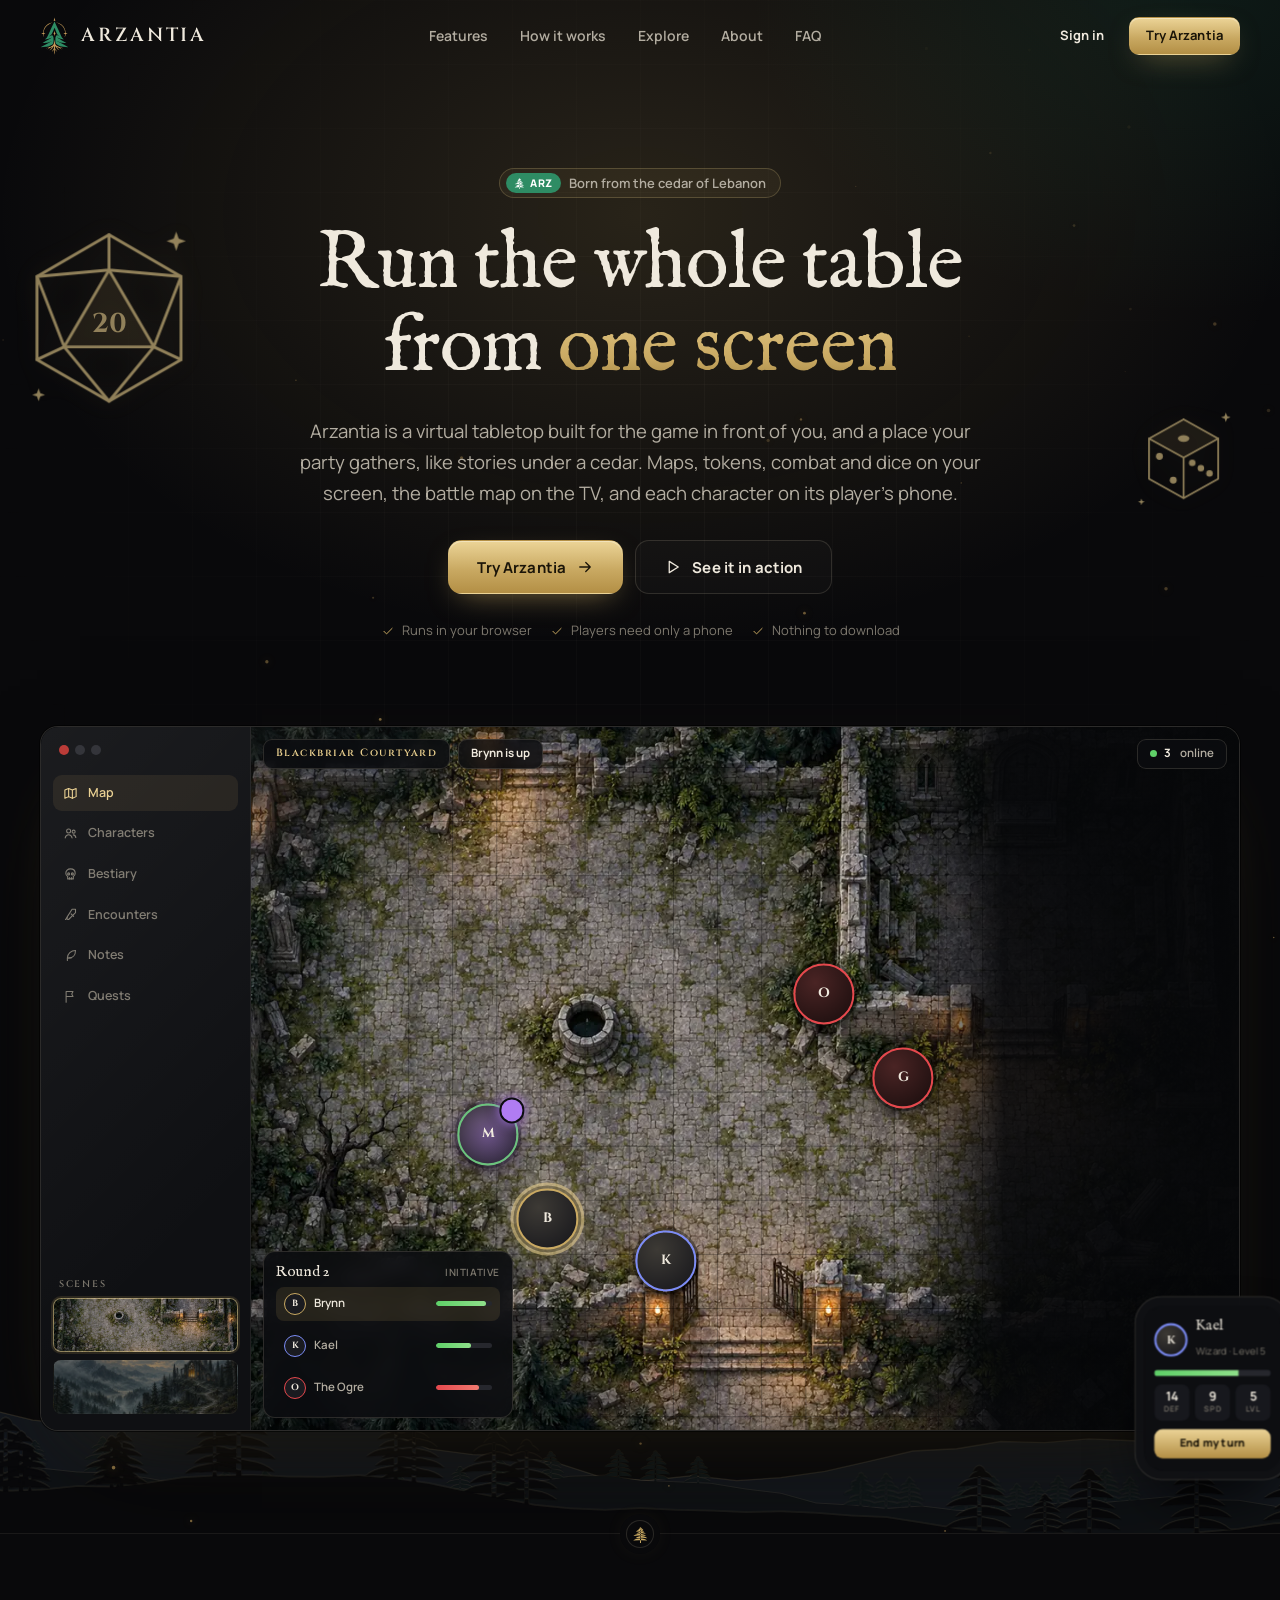
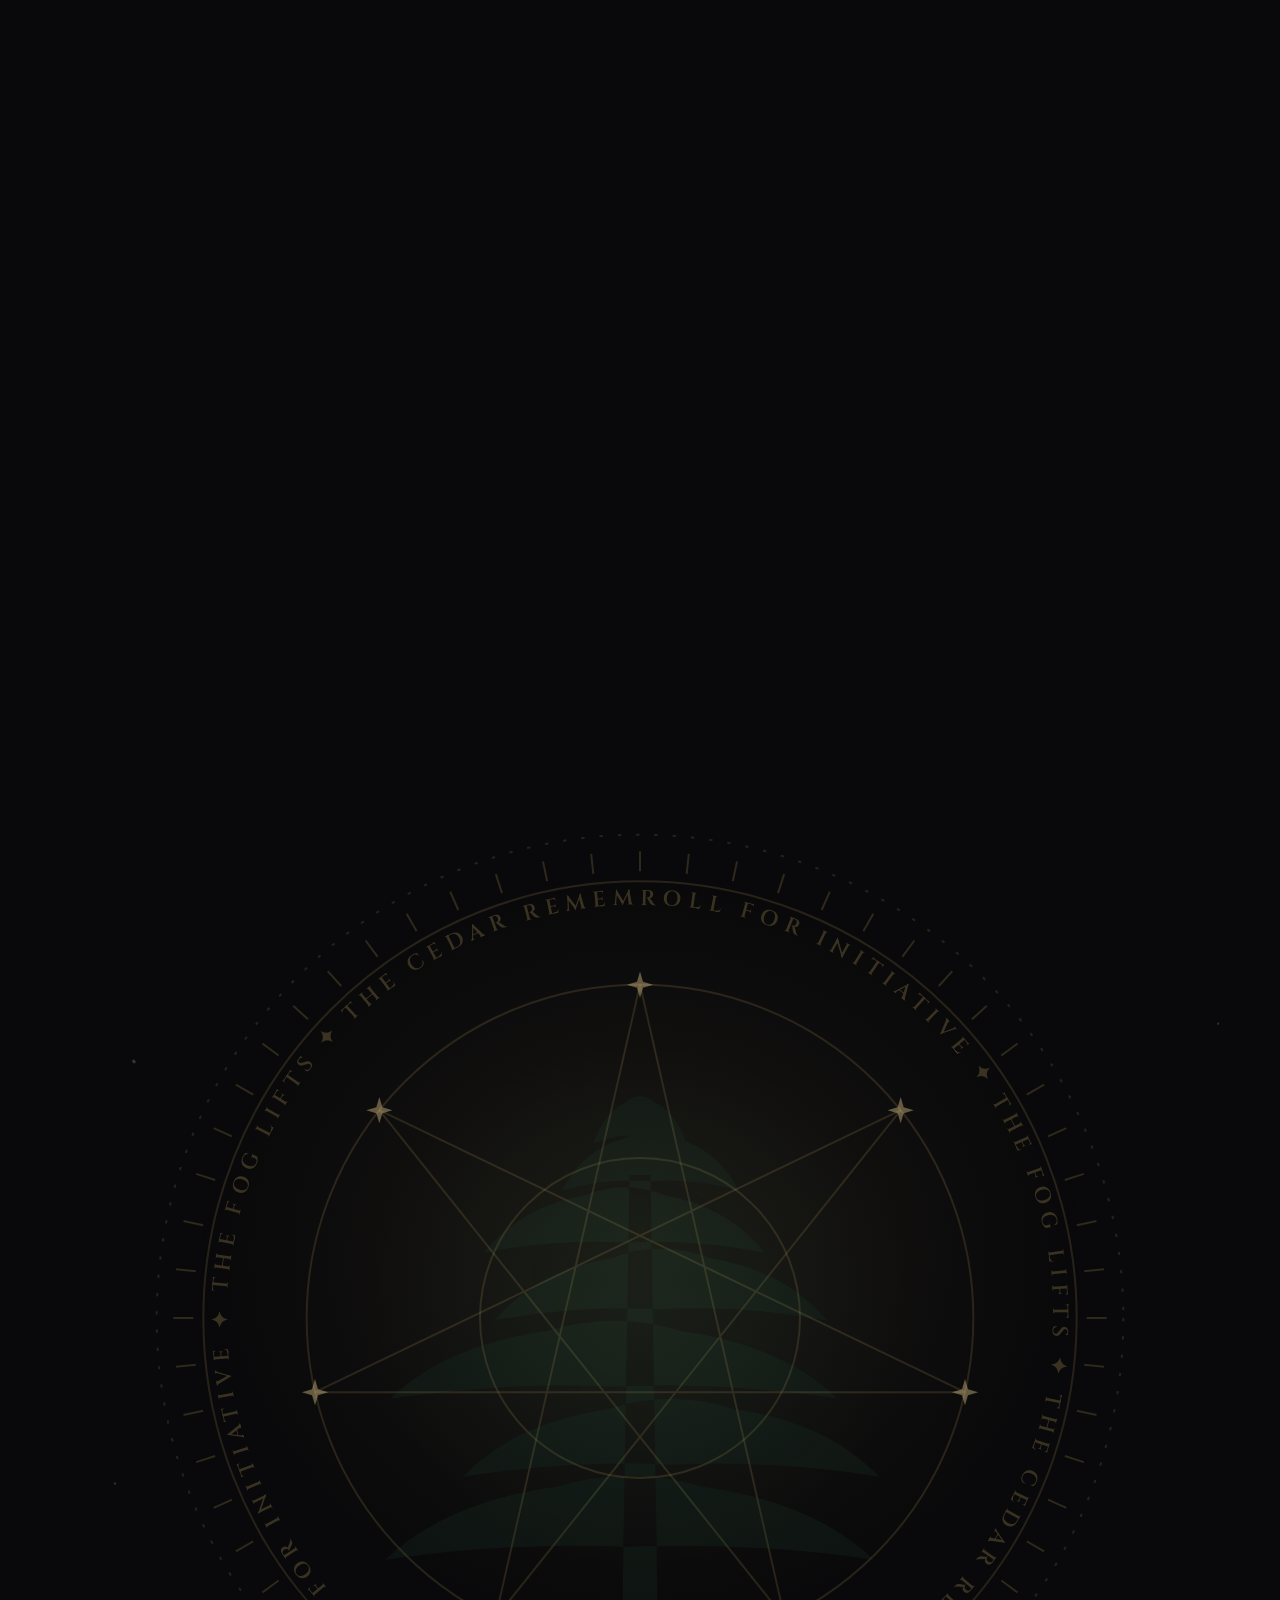
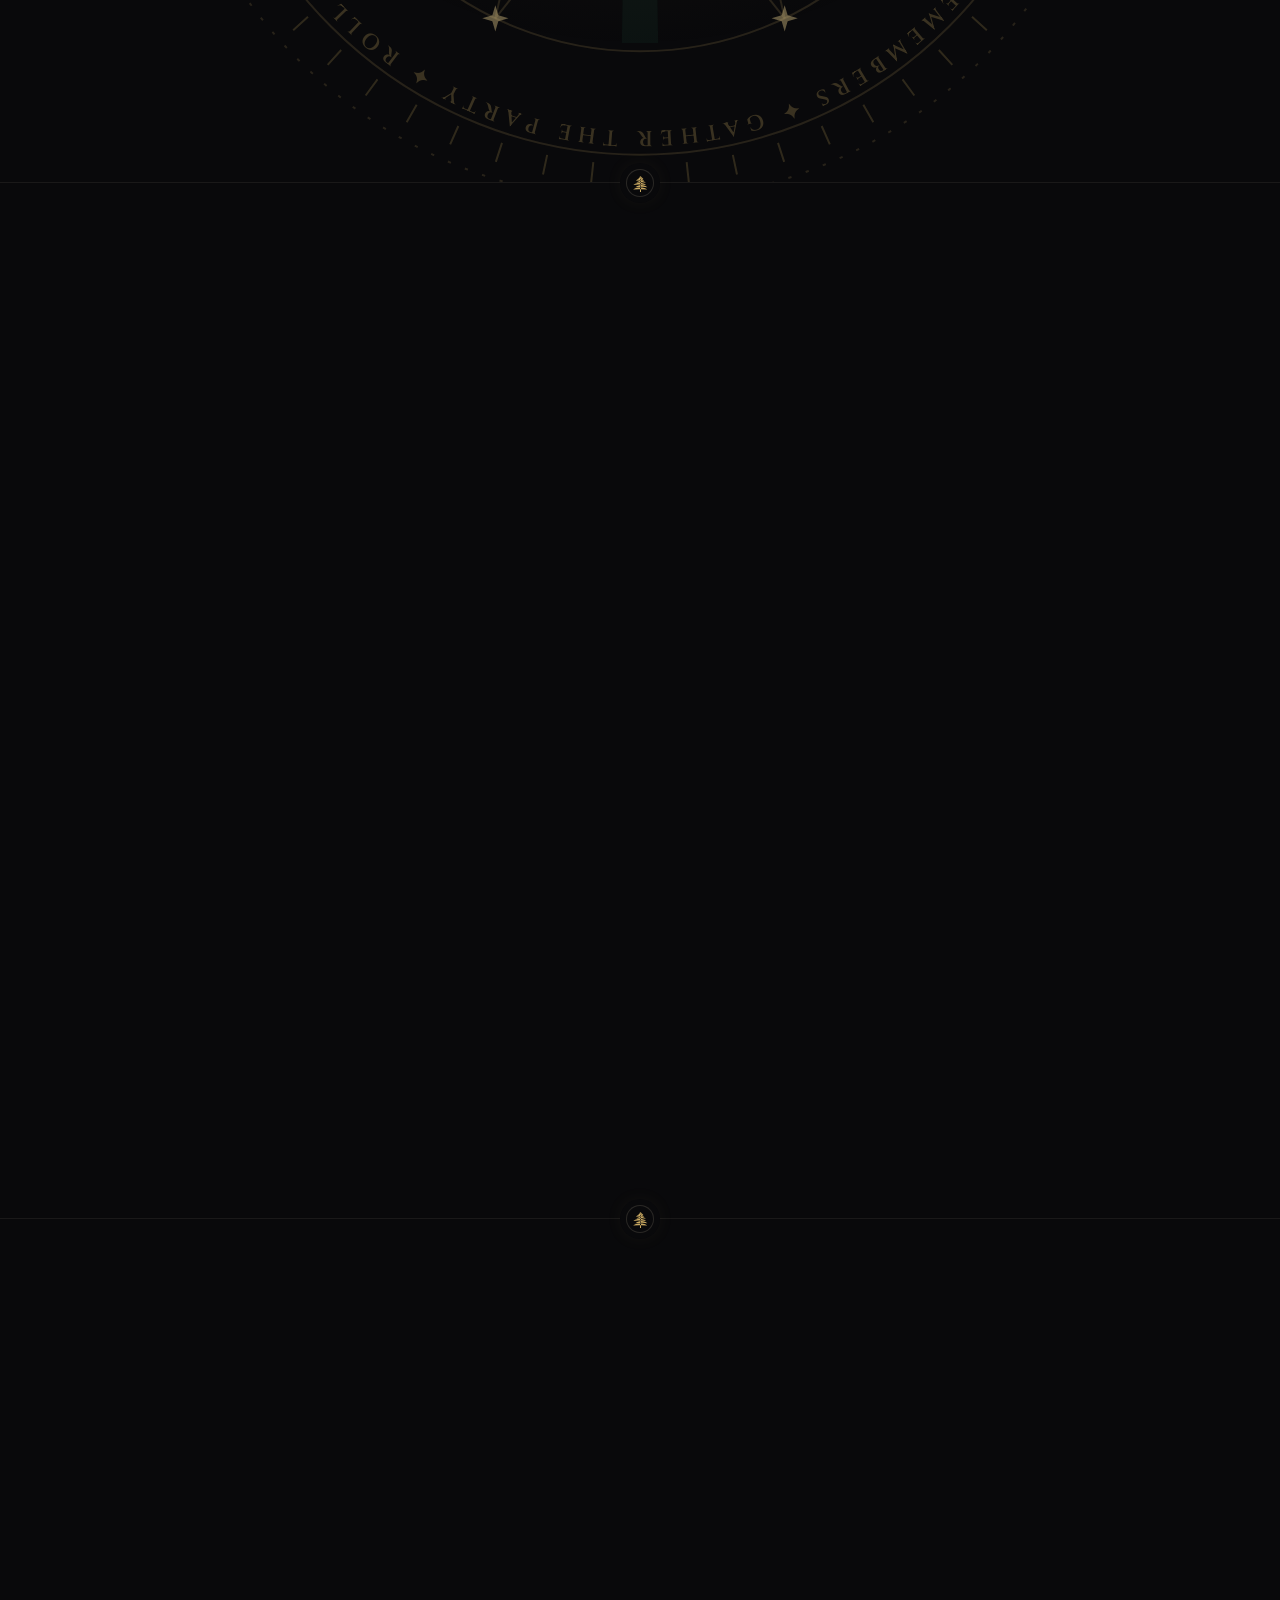
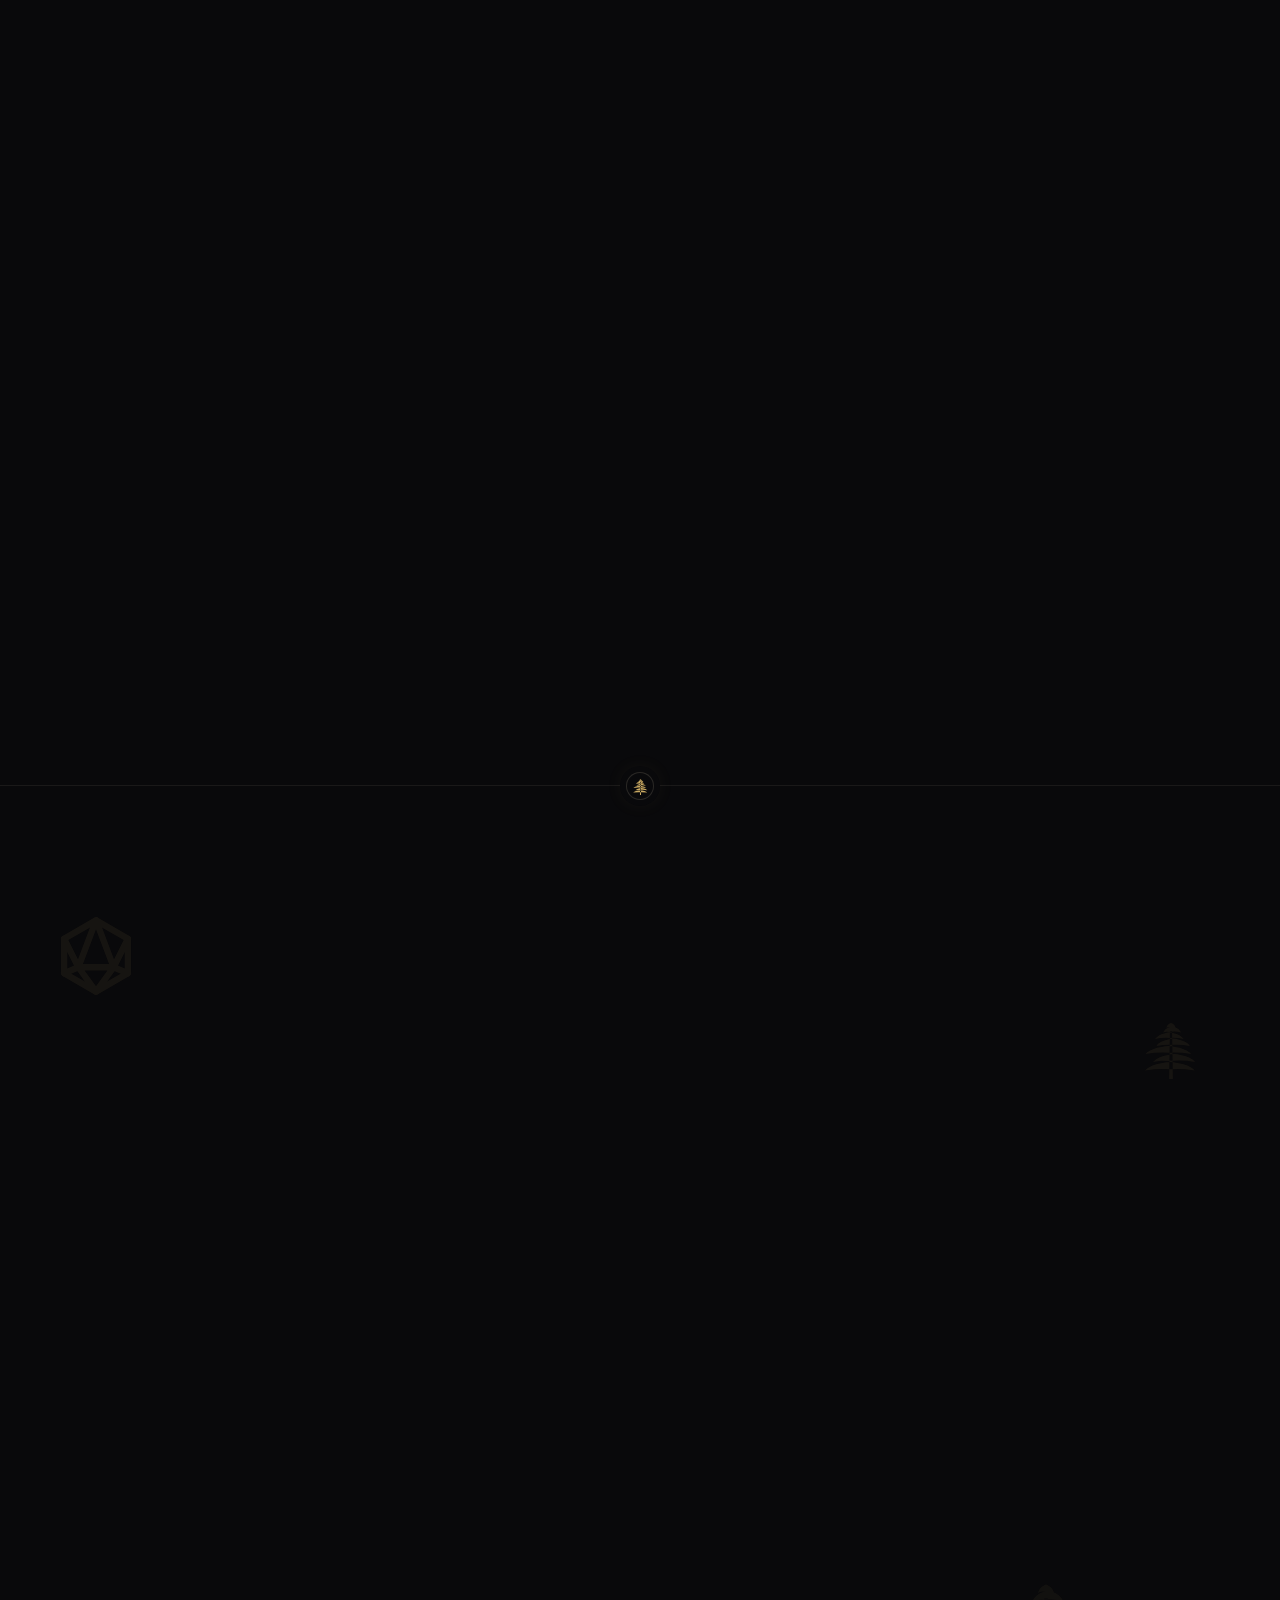
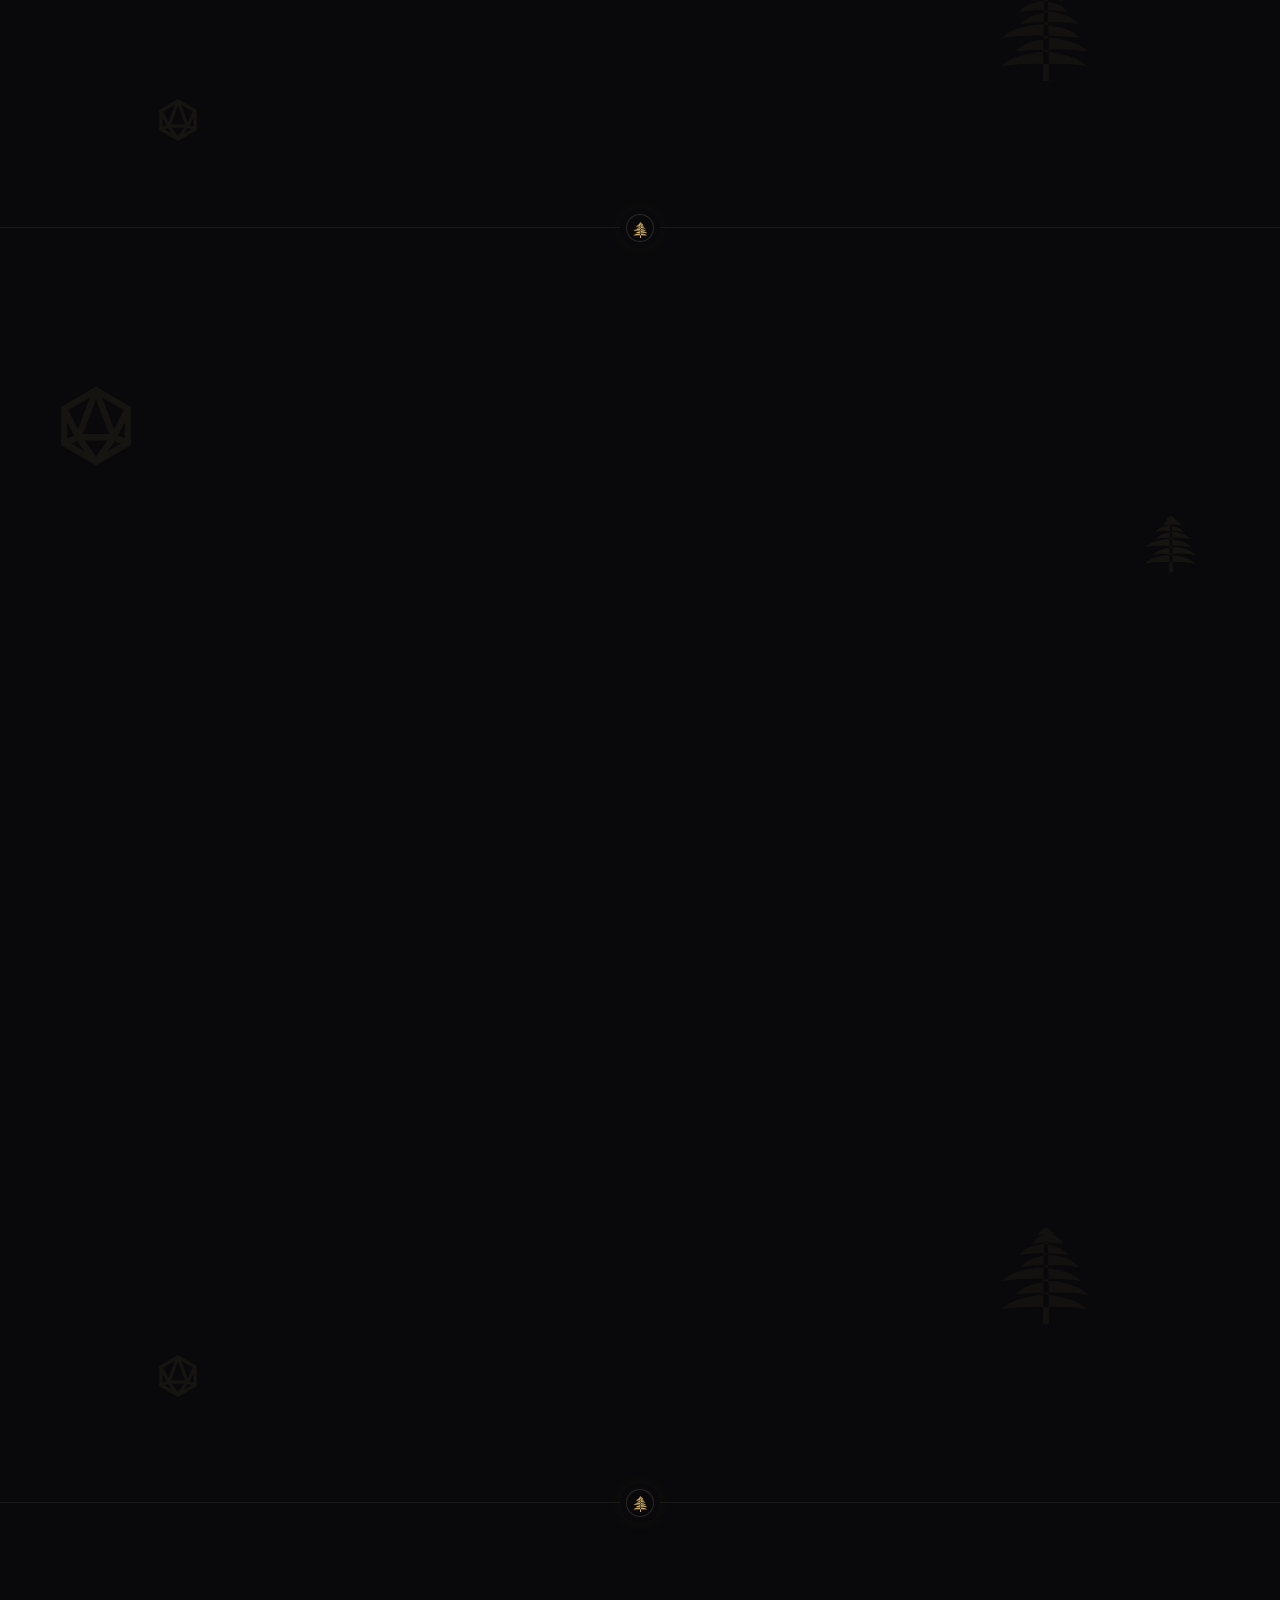
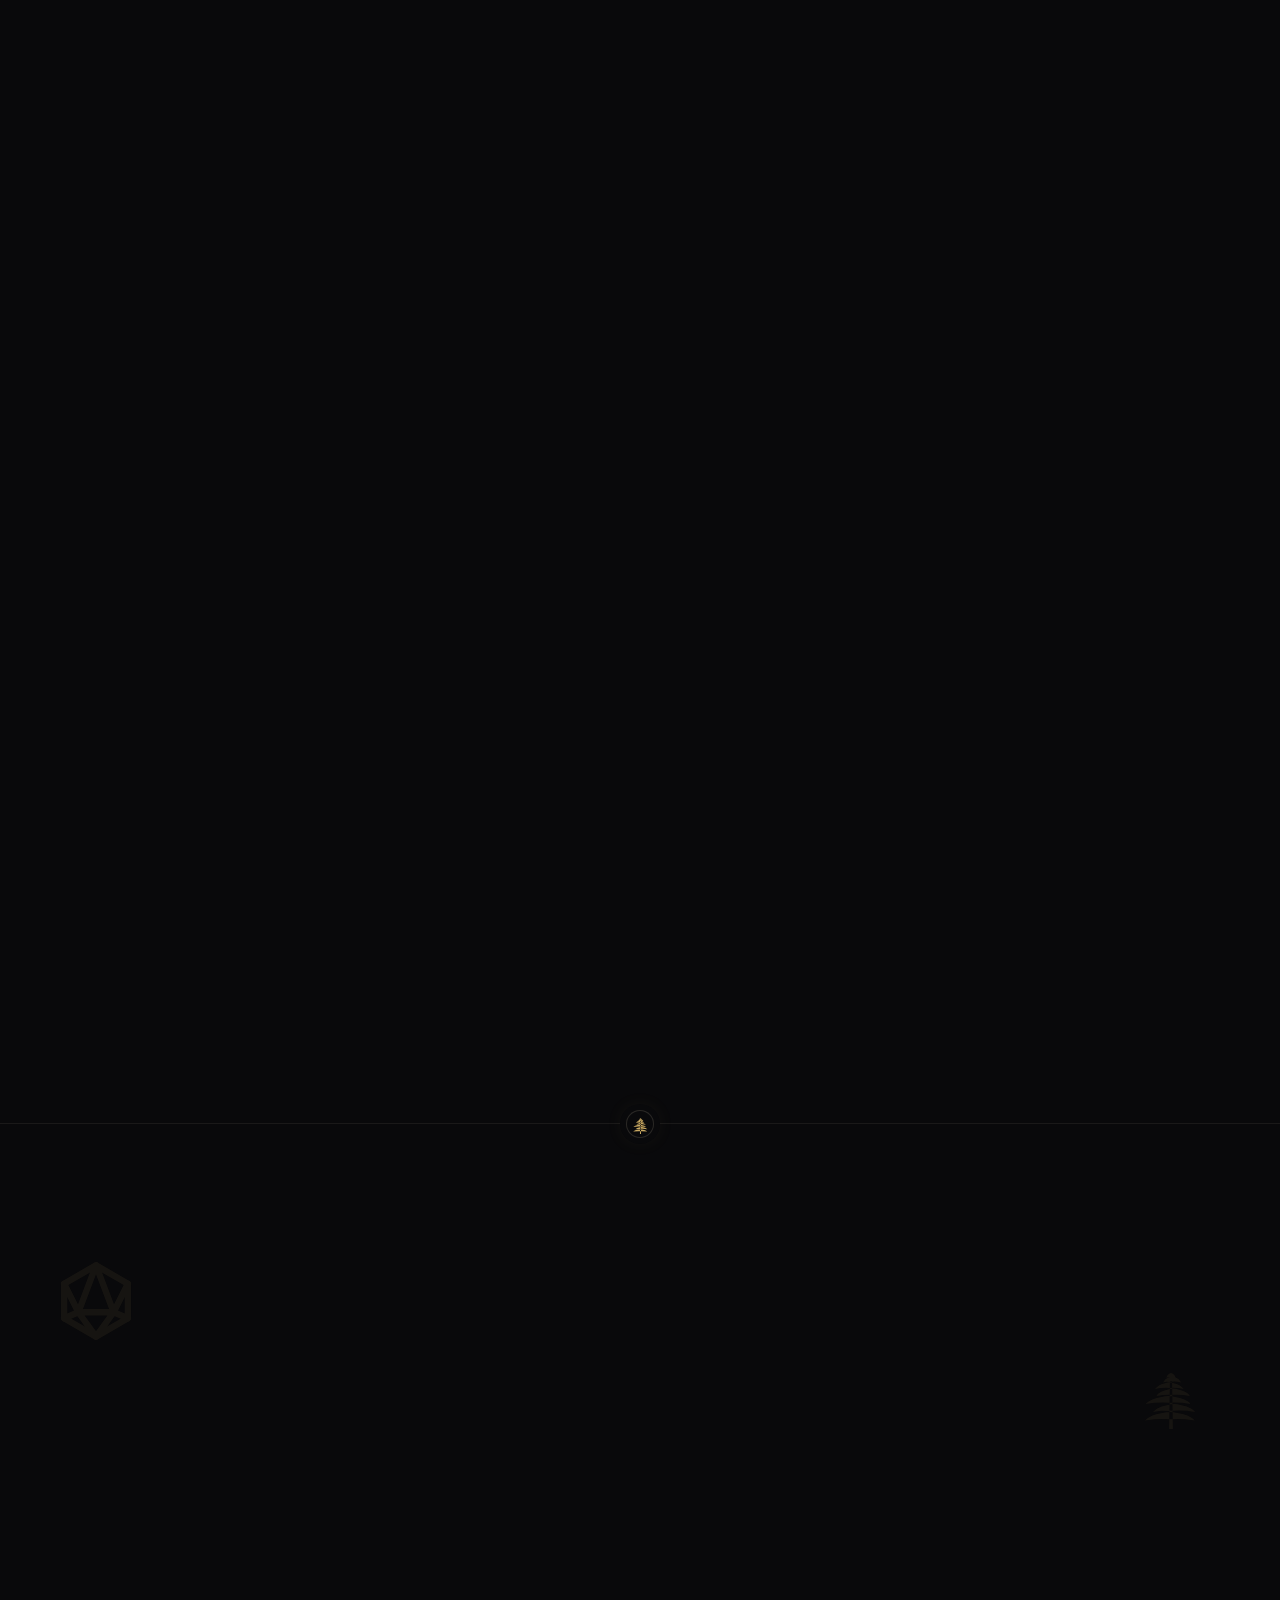
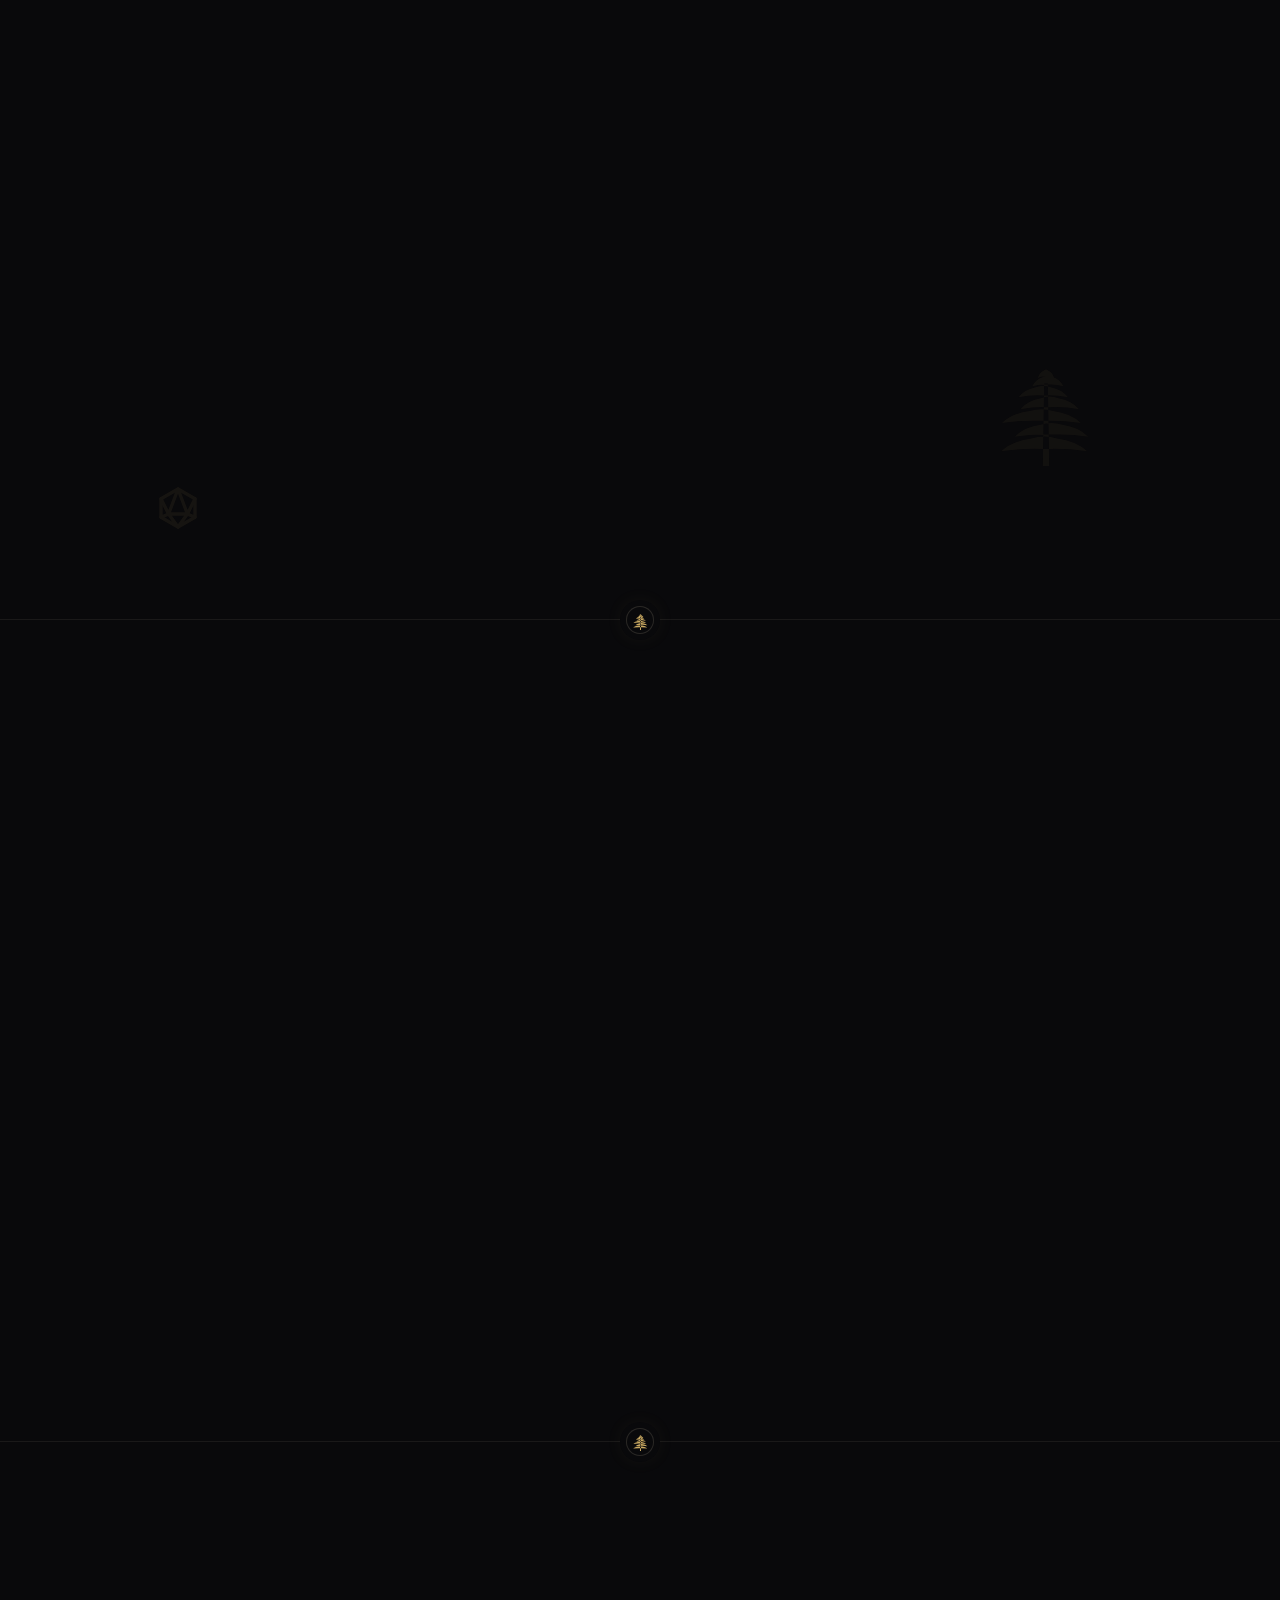
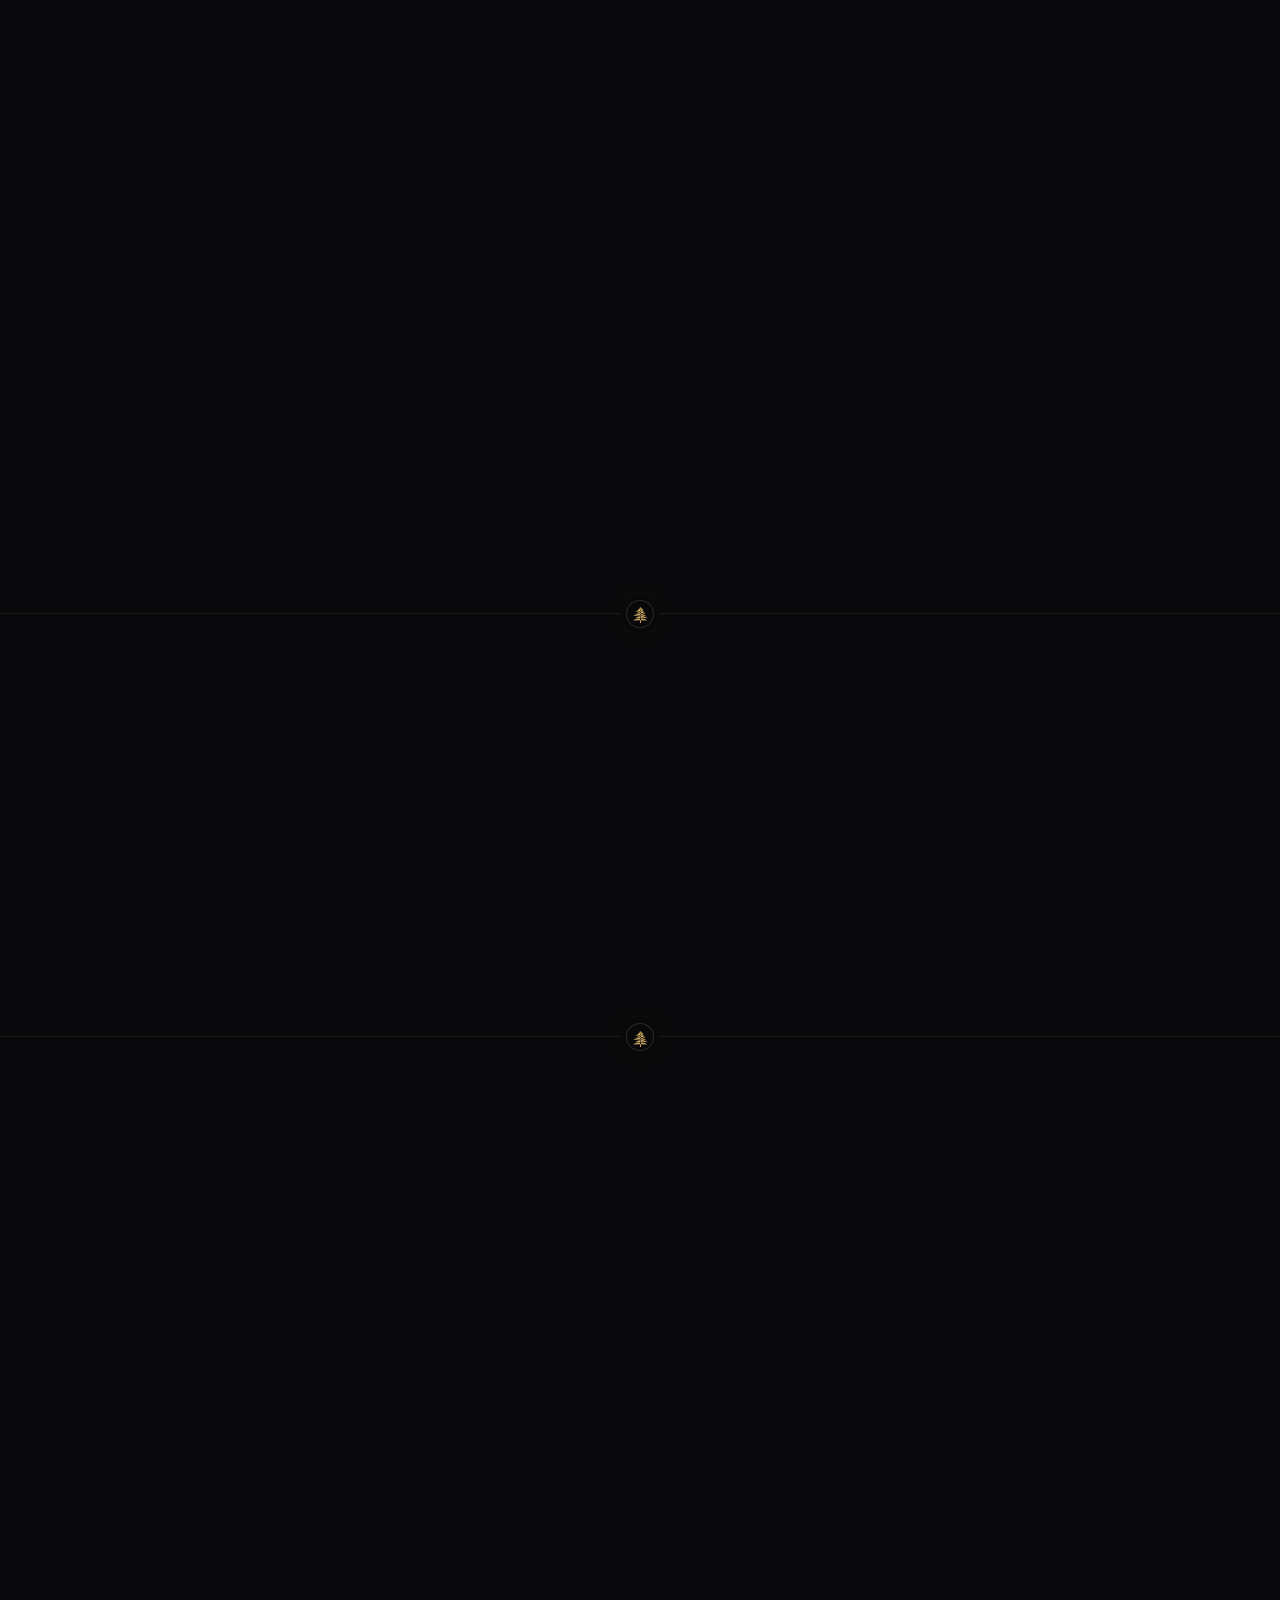
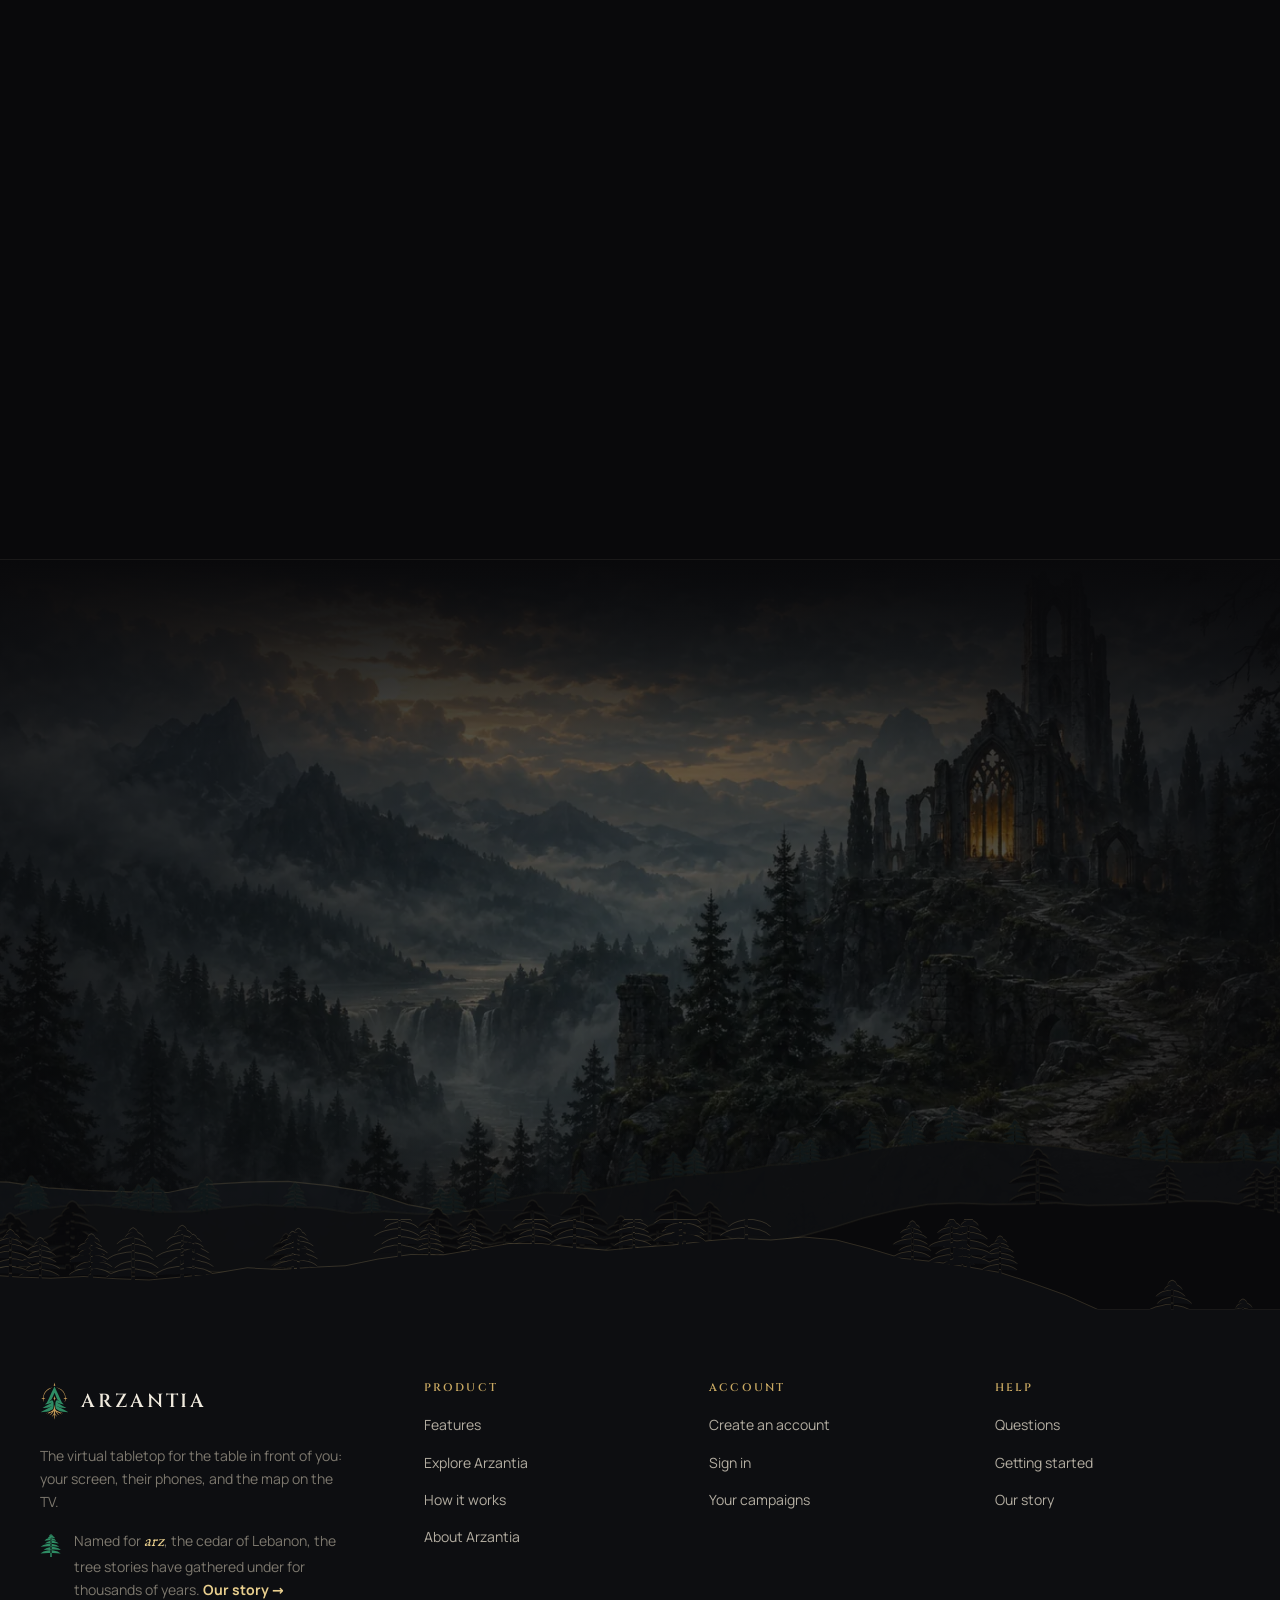
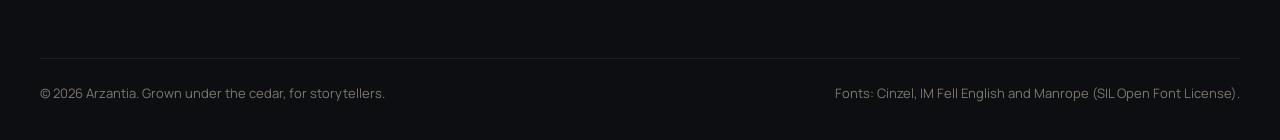
<file: index.html>
<!doctype html>
<html lang="en">
<head>
  <meta charset="utf-8">
  <meta http-equiv="Content-Security-Policy" content="default-src 'self'; script-src 'self'; style-src 'self'; img-src 'self' data:; font-src 'self'; connect-src 'self' https://*.supabase.co; form-action 'self'; base-uri 'none'; object-src 'none'">
  <meta name="viewport" content="width=device-width, initial-scale=1, viewport-fit=cover">
  <meta name="color-scheme" content="dark">
  <meta name="theme-color" content="#09090b">
  <title>Arzantia: the virtual tabletop for your table</title>
  <meta name="description" content="Arzantia, named for the cedar of Lebanon, runs your D&D game from one screen: maps, tokens, combat and dice for the DM, a live map on the TV, and every player's character on their own phone.">
  <meta property="og:title" content="Arzantia: the virtual tabletop for your table">
  <meta property="og:description" content="Maps, tokens, combat and dice on your screen. The map on the TV. Each character on its player's phone.">
  <meta property="og:image" content="assets/abbey.webp">
  <link rel="icon" href="assets/arzantia-mark.svg" type="image/svg+xml">
  <link rel="preload" href="fonts/im-fell-english-1.woff2" as="font" type="font/woff2" crossorigin>
  <link rel="stylesheet" href="css/site.css">
  <link rel="stylesheet" href="css/play.css">
  <script src="js/config.js" defer></script>
  <script src="js/auth.js" defer></script>
  <script src="js/site.js" defer></script>
  <script src="js/play.js" defer></script>
</head>
<body data-page="home">
  <a class="skip" href="#main">Skip to content</a>
  <header data-nav></header>

  <main id="main">
    <!-- ═══ hero ═══ -->
    <section class="hero">
      <div class="hero-bg"><canvas id="embers" aria-hidden="true"></canvas>
        <div class="hero-dice" aria-hidden="true">
          <span class="hd hd-a"><span class="draw-art" data-art="d20"></span></span>
          <span class="hd hd-b"><span class="draw-art" data-art="d6"></span></span>
        </div>
      </div>
      <div class="wrap">
        <div class="hero-copy">
          <a class="badge cedar rv" href="about.html"><b><svg aria-hidden="true"><use href="#i-cedar"/></svg>Arz</b>Born from the cedar of Lebanon</a>
          <h1 class="rv">Run the whole table from <span class="gold-text">one screen</span></h1>
          <p class="lede rv">Arzantia is a virtual tabletop built for the game in front of you, and a place your party gathers, like stories under a cedar. Maps, tokens, combat and dice on your screen, the battle map on the TV, and each character on its player's phone.</p>
          <div class="cta-row rv">
            <a class="btn primary lg" href="signup.html">Try Arzantia<svg aria-hidden="true"><use href="#i-arrow"/></svg></a>
            <a class="btn lg" href="#see"><svg aria-hidden="true"><use href="#i-play"/></svg>See it in action</a>
          </div>
          <div class="cta-note rv">
            <span><svg aria-hidden="true"><use href="#i-check"/></svg>Runs in your browser</span>
            <span><svg aria-hidden="true"><use href="#i-check"/></svg>Players need only a phone</span>
            <span><svg aria-hidden="true"><use href="#i-check"/></svg>Nothing to download</span>
          </div>
        </div>

        <div class="hero-stage rv">
          <div class="app" role="img" aria-label="The Arzantia table: a courtyard battle map with tokens, the initiative order, and a player's phone">
            <aside class="app-side" aria-hidden="true">
              <div class="app-dots"><i></i><i></i><i></i></div>
              <span class="app-nav on"><svg><use href="#i-map"/></svg>Map</span>
              <span class="app-nav"><svg><use href="#i-users"/></svg>Characters</span>
              <span class="app-nav"><svg><use href="#i-skull"/></svg>Bestiary</span>
              <span class="app-nav"><svg><use href="#i-swords"/></svg>Encounters</span>
              <span class="app-nav"><svg><use href="#i-feather"/></svg>Notes</span>
              <span class="app-nav"><svg><use href="#i-flag"/></svg>Quests</span>
              <div class="scene-list"><span>SCENES</span><div class="scene-th on"></div><div class="scene-th b"></div></div>
            </aside>
            <div class="app-main" aria-hidden="true">
              <div class="map"></div>
              <div class="fog"></div>
              <svg class="trail" viewBox="0 0 100 100" preserveAspectRatio="none"><path d=""/></svg>
              <div class="tok" data-t="b">B</div>
              <div class="tok ally2" data-t="k">K</div>
              <div class="tok ally3 aura" data-t="m">M<span class="cond"></span></div>
              <div class="tok foe" data-t="o">O</div>
              <div class="tok foe" data-t="g">G</div>
              <span class="ruler"></span>
              <div class="app-bar">
                <span class="chip scene">Blackbriar Courtyard</span>
                <span class="chip hide-s"><b data-turn>Brynn is up</b></span>
                <span class="sp"></span>
                <span class="chip"><i class="live"></i><b>3</b>&nbsp;online</span>
              </div>
              <div class="init">
                <div class="init-h">Round 2<small>Initiative</small></div>
                <div class="init-row h90"><i>B</i><span>Brynn</span><span class="hp"><b></b></span></div>
                <div class="init-row h62 k"><i>K</i><span>Kael</span><span class="hp"><b></b></span></div>
                <div class="init-row foe o"><i>O</i><span>The Ogre</span><span class="hp"><b></b></span></div>
              </div>
              <div class="roll-toast"><span class="d">17</span><span>Brynn rolls <b>d20 + 5</b></span><b hidden></b></div>
            </div>
          </div>
          <div class="app-float phone-float" aria-hidden="true">
              <div class="scr">
                <div class="pt"><i>K</i><div><b>Kael</b><small>Wizard · Level 5</small></div></div>
                <div class="bar"><b></b></div>
                <div class="st"><span>14<small>DEF</small></span><span>9<small>SPD</small></span><span>5<small>LVL</small></span></div>
                <div class="go">End my turn</div>
              </div>
            </div>
        </div>
      </div>
    </section>

    <!-- ═══ three screens ═══ -->
    <section class="section tight line">
      <div class="wrap">
        <div class="head center rv">
          <span class="eyebrow c">One table, three screens</span>
          <h2>Everyone sees what they should</h2>
        </div>
        <div class="screens" data-stagger>
          <article class="screen-card">
            <span class="ico"><svg aria-hidden="true"><use href="#i-monitor"/></svg></span>
            <span class="who-tag">The DM</span>
            <h3>Your screen runs the game</h3>
            <p>Scenes, tokens, fog, the bestiary, notes and the initiative order, all in one window, with undo for every move.</p>
          </article>
          <article class="screen-card">
            <span class="ico"><svg aria-hidden="true"><use href="#i-phone"/></svg></span>
            <span class="who-tag">The players</span>
            <h3>Their phones hold their characters</h3>
            <p>Players scan a code, pick their character and play. No app to install, no account needed to get started.</p>
          </article>
          <article class="screen-card">
            <span class="ico"><svg aria-hidden="true"><use href="#i-tv"/></svg></span>
            <span class="who-tag">The room</span>
            <h3>The TV shows the battle</h3>
            <p>A framed, live map with the turn order and party health, and only what you have revealed.</p>
          </article>
        </div>
      </div>
    </section>

    <!-- ═══ features ═══ -->
    <section class="section" id="features">
      <div class="feat-bg" aria-hidden="true">
        <svg class="magic" viewBox="0 0 600 600">
          <defs><path id="mc-ring" d="M300 52a248 248 0 1 1 0 496a248 248 0 1 1 0 -496"/></defs>
          <g class="mc-a"><circle cx="300" cy="300" r="290"/><circle cx="300" cy="300" r="262"/><path class="tk" d="M568.0 300.0L580.0 300.0M566.5 328.0L578.5 329.3M562.1 355.7L573.9 358.2M554.9 382.8L566.3 386.5M544.8 409.0L555.8 413.9M532.1 434.0L542.5 440.0M516.8 457.5L526.5 464.6M499.2 479.3L508.1 487.4M479.3 499.2L487.4 508.1M457.5 516.8L464.6 526.5M434.0 532.1L440.0 542.5M409.0 544.8L413.9 555.8M382.8 554.9L386.5 566.3M355.7 562.1L358.2 573.9M328.0 566.5L329.3 578.5M300.0 568.0L300.0 580.0M272.0 566.5L270.7 578.5M244.3 562.1L241.8 573.9M217.2 554.9L213.5 566.3M191.0 544.8L186.1 555.8M166.0 532.1L160.0 542.5M142.5 516.8L135.4 526.5M120.7 499.2L112.6 508.1M100.8 479.3L91.9 487.4M83.2 457.5L73.5 464.6M67.9 434.0L57.5 440.0M55.2 409.0L44.2 413.9M45.1 382.8L33.7 386.5M37.9 355.7L26.1 358.2M33.5 328.0L21.5 329.3M32.0 300.0L20.0 300.0M33.5 272.0L21.5 270.7M37.9 244.3L26.1 241.8M45.1 217.2L33.7 213.5M55.2 191.0L44.2 186.1M67.9 166.0L57.5 160.0M83.2 142.5L73.5 135.4M100.8 120.7L91.9 112.6M120.7 100.8L112.6 91.9M142.5 83.2L135.4 73.5M166.0 67.9L160.0 57.5M191.0 55.2L186.1 44.2M217.2 45.1L213.5 33.7M244.3 37.9L241.8 26.1M272.0 33.5L270.7 21.5M300.0 32.0L300.0 20.0M328.0 33.5L329.3 21.5M355.7 37.9L358.2 26.1M382.8 45.1L386.5 33.7M409.0 55.2L413.9 44.2M434.0 67.9L440.0 57.5M457.5 83.2L464.6 73.5M479.3 100.8L487.4 91.9M499.2 120.7L508.1 112.6M516.8 142.5L526.5 135.4M532.1 166.0L542.5 160.0M544.8 191.0L555.8 186.1M554.9 217.2L566.3 213.5M562.1 244.3L573.9 241.8M566.5 272.0L578.5 270.7"/>
            <text><textPath href="#mc-ring">ROLL FOR INITIATIVE ✦ THE FOG LIFTS ✦ THE CEDAR REMEMBERS ✦ GATHER THE PARTY ✦ ROLL FOR INITIATIVE ✦ THE FOG LIFTS ✦ THE CEDAR REMEMBERS ✦ GATHER THE PARTY ✦ </textPath></text></g>
          <g class="mc-b"><circle cx="300" cy="300" r="200"/><path d="M300.0 100.0L386.8 480.2L143.6 175.3L495.0 344.5L105.0 344.5L456.4 175.3L213.2 480.2Z"/><circle cx="300" cy="300" r="96"/><g class="st"><use href="#i-star4" x="291.0" y="91.0" width="18" height="18"/><use href="#i-star4" x="447.4" y="166.3" width="18" height="18"/><use href="#i-star4" x="486.0" y="335.5" width="18" height="18"/><use href="#i-star4" x="377.8" y="471.2" width="18" height="18"/><use href="#i-star4" x="204.2" y="471.2" width="18" height="18"/><use href="#i-star4" x="96.0" y="335.5" width="18" height="18"/><use href="#i-star4" x="134.6" y="166.3" width="18" height="18"/></g></g>
        </svg>
        <svg class="fb-cedar"><use href="#i-cedar"/></svg>
        <span class="hd fa fa1"><span class="draw-art" data-art="sword"></span></span>
        <span class="hd fa fa2"><span class="draw-art" data-art="potion"></span></span>
        <span class="hd fa fa3"><span class="draw-art" data-art="map"></span></span>
        <span class="hd fa fa4"><span class="draw-art" data-art="book"></span></span>
      </div>
      <div class="wrap">
        <div class="head center rv">
          <span class="eyebrow c">Everything at the table</span>
          <h2>All your tools, under one cedar</h2>
          <p class="lede">Arzantia replaces the binder, the battle mat and a stack of browser tabs with one place that remembers everything.</p>
        </div>
        <div class="grid-cards" data-stagger>
          <article class="card">
            <span class="ico"><svg aria-hidden="true"><use href="#i-map"/></svg></span>
            <h3>Maps &amp; scenes</h3>
            <p>Drop in a battle map, set its real size in metres, rotate it, and keep every scene in a library with previews.</p>
          </article>
          <article class="card">
            <span class="ico"><svg aria-hidden="true"><use href="#i-eye"/></svg></span>
            <h3>Fog of war</h3>
            <p>Hide the map and reveal it room by room. Players and the TV see only what you've uncovered.</p>
          </article>
          <article class="card">
            <span class="ico"><svg aria-hidden="true"><use href="#i-users"/></svg></span>
            <h3>Tokens &amp; conditions</h3>
            <p>Characters and monsters with HP, stats and portraits. Conditions glow on the token so nobody forgets they're stunned.</p>
          </article>
          <article class="card">
            <span class="ico"><svg aria-hidden="true"><use href="#i-swords"/></svg></span>
            <h3>Combat tracker</h3>
            <p>Roll initiative, then press N for the next turn. The map brings whoever is up into view.</p>
          </article>
          <article class="card">
            <span class="ico"><svg aria-hidden="true"><use href="#i-dice"/></svg></span>
            <h3>Physical 3D dice</h3>
            <p>Real physics, with every die from d4 to d20. Throw from the map with R, save the rolls you make often, and let the table hear them land.</p>
          </article>
          <article class="card new">
            <span class="ico"><svg aria-hidden="true"><use href="#i-replay"/></svg></span>
            <h3>Battle Chronicle</h3>
            <p>Every move, hit and roll is recorded. Replay any turn, narrate the moment, and share the caption on phones and the TV.</p>
          </article>
          <article class="card">
            <span class="ico"><svg aria-hidden="true"><use href="#i-skull"/></svg></span>
            <h3>Bestiary &amp; encounters</h3>
            <p>Build encounters from your bestiary in a few clicks, then drop the whole group onto the map.</p>
          </article>
          <article class="card">
            <span class="ico"><svg aria-hidden="true"><use href="#i-feather"/></svg></span>
            <h3>Notes &amp; quests</h3>
            <p>A notebook with Write and Read modes, and a quest journal that keeps the story straight between sessions.</p>
          </article>
          <article class="card">
            <span class="ico"><svg aria-hidden="true"><use href="#i-cube"/></svg></span>
            <h3>3D terrain view</h3>
            <p>Lift the map into 3D when the moment calls for it: walls, heights and terrain, from the same scene.</p>
          </article>
        </div>
      </div>
    </section>

    <!-- ═══ the adventurer's codex: drawn pieces of kit ═══ -->
    <section class="section line" id="codex">
      <div class="wrap">
        <div class="head center rv">
          <span class="eyebrow c">The adventurer's codex</span>
          <h2>Everything an adventure needs</h2>
          <p class="lede">Every piece of the kit is a part of Arzantia. Point at one to draw it again, or follow it to see it at work.</p>
        </div>
        <div class="codex" data-stagger>
          <a class="cx" href="features.html#dice"><span class="draw-art" data-art="d20" aria-hidden="true"></span><b>The dice</b><span>Physical 3D dice, from d4 to d20, that land where they land</span></a>
          <a class="cx" href="features.html#fight"><span class="draw-art" data-art="sword" aria-hidden="true"></span><b>The strike</b><span>Hits, misses and critical blows, played out on every screen</span></a>
          <a class="cx" href="features.html#tokens"><span class="draw-art" data-art="shield" aria-hidden="true"></span><b>Defence &amp; conditions</b><span>Defence on every card, and conditions that glow on the token</span></a>
          <a class="cx" href="features.html#fight"><span class="draw-art" data-art="potion" aria-hidden="true"></span><b>Healing &amp; death saves</b><span>Down is not dead: three saves stand between a hero and the end</span></a>
          <a class="cx" href="features.html#chronicle"><span class="draw-art" data-art="book" aria-hidden="true"></span><b>The chronicle</b><span>Every turn written down, ready to replay and narrate</span></a>
          <a class="cx" href="features.html#forge"><span class="draw-art" data-art="map" aria-hidden="true"></span><b>Maps &amp; the map maker</b><span>Dungeons, caves and taverns, drawn on the grid in seconds</span></a>
          <a class="cx" href="features.html#bestiary"><span class="draw-art" data-art="chest" aria-hidden="true"></span><b>Bestiary &amp; encounters</b><span>Build the fight from your creatures and drop it on the map</span></a>
          <a class="cx" href="features.html#battlefield"><span class="draw-art" data-art="hat" aria-hidden="true"></span><b>Spells on the map</b><span>Fire, frost and lightning, laid out in their true shapes</span></a>
        </div>
      </div>
    </section>

    <!-- ═══ showcase ═══ -->
    <section class="section line" id="see">
      <div class="wrap show">
        <div class="head center rv">
          <span class="draw-art crest" data-art="d20" aria-hidden="true"></span>
          <span class="eyebrow c">Try it right here</span>
          <h2>See Arzantia in action</h2>
          <p class="lede">These are small, playable pieces of the real thing. Go ahead and click.</p>
        </div>
        <div data-tabs class="show rv">
          <div class="tabs" role="tablist" aria-label="Arzantia, piece by piece">
            <span class="pill" aria-hidden="true"></span>
            <button class="tab" role="tab" id="t-fog" aria-controls="p-fog" aria-selected="true"><svg aria-hidden="true"><use href="#i-eye"/></svg>Fog of war</button>
            <button class="tab" role="tab" id="t-cond" aria-controls="p-cond" aria-selected="false" tabindex="-1"><svg aria-hidden="true"><use href="#i-spark"/></svg>Conditions</button>
            <button class="tab" role="tab" id="t-cb" aria-controls="p-cb" aria-selected="false" tabindex="-1"><svg aria-hidden="true"><use href="#i-swords"/></svg>Combat</button>
            <button class="tab" role="tab" id="t-dice" aria-controls="p-dice" aria-selected="false" tabindex="-1"><svg aria-hidden="true"><use href="#i-dice"/></svg>Dice</button>
            <button class="tab" role="tab" id="t-room" aria-controls="p-room" aria-selected="false" tabindex="-1"><svg aria-hidden="true"><use href="#i-phone"/></svg>Phones &amp; TV</button>
            <button class="tab" role="tab" id="t-move" aria-controls="p-move" aria-selected="false" tabindex="-1"><svg aria-hidden="true"><use href="#i-ruler"/></svg>Move &amp; see</button>
          </div>
          <div class="panes">
            <div class="pane in" role="tabpanel" id="p-fog" aria-labelledby="t-fog">
              <div class="pane-copy">
                <span class="eyebrow">Maps</span>
                <h3 class="h2">Reveal the world as they explore it</h3>
                <p>Paint the fog away as the party moves. The TV and the players' phones update the moment you do.</p>
                <ul class="checks"><li>Reveal by brush, by room, or the whole scene at once</li><li>Maps keep their real size, so movement and measuring stay honest</li><li>Turn a map to fit your table without losing a token</li></ul>
              </div>
              <div>
                <div class="pane-vis">
                  <div class="fogdemo"><canvas aria-label="Fog of war over a courtyard map. Drag to reveal it."></canvas></div>
                  <span class="vis-hint"><svg><use href="#i-hand"/></svg>Drag across the map to reveal it</span>
                  <button class="btn sm fog-reset" type="button"><svg aria-hidden="true"><use href="#i-undo"/></svg>Fog it again</button>
                </div>
              </div>
            </div>
            <div class="pane" role="tabpanel" id="p-cond" aria-labelledby="t-cond" hidden>
              <div class="pane-copy">
                <span class="eyebrow">Tokens</span>
                <h3 class="h2">Conditions you can't miss</h3>
                <p>Each condition has its own colour and icon. The token glows with it, so a frightened rogue reads at a glance from across the room.</p>
                <ul class="checks"><li>Up to three badges on the token, with rounds left</li><li>HP, defence, speed and stats in the token's card</li><li>Change many tokens at once with one undo step</li></ul>
              </div>
              <div class="pane-vis">
                <div class="conddemo">
                  <div class="big-tok">S<span class="badges"></span><span class="hpb">HP 27 / 34</span></div>
                  <div class="cond-chips" role="group" aria-label="Conditions on Soren"></div>
                </div>
              </div>
            </div>
            <div class="pane" role="tabpanel" id="p-cb" aria-labelledby="t-cb" hidden>
              <div class="pane-copy">
                <span class="eyebrow">Combat</span>
                <h3 class="h2">Turns that keep the pace up</h3>
                <p>One button or the N key moves the fight along. The order, the round and who's on deck are always in view.</p>
                <ul class="checks"><li>Player turns arrive from their phones</li><li>Replay any earlier turn without touching the live table</li><li>Free move when you need to set the scene</li></ul>
              </div>
              <div class="pane-vis">
                <div class="combatdemo">
                  <div class="cd-head"><div><b data-up>Brynn is up</b><br><small data-round>Round 1</small></div><small>Next: <span data-who></span></small></div>
                  <ul class="cd-list" aria-live="polite"></ul>
                  <div class="cd-turn">
                    <button class="btn" type="button" data-prev aria-label="Previous turn"><svg aria-hidden="true"><use href="#i-undo"/></svg></button>
                    <button class="btn primary" type="button" data-next>Next turn <kbd>N</kbd></button>
                  </div>
                </div>
              </div>
            </div>
            <div class="pane" role="tabpanel" id="p-dice" aria-labelledby="t-dice" hidden>
              <div class="pane-copy">
                <span class="eyebrow">Dice</span>
                <h3 class="h2">Dice with weight to them</h3>
                <p>In Arzantia the dice are 3D and tumble with real physics. The face that lands is the result, with no correction afterwards. Here's a taste.</p>
                <ul class="checks"><li>d4, d6, d8, d10, d12 and d20, up to four at once</li><li>Saved rolls for the attacks you make every turn</li><li>Share the roll on the TV, or keep it secret</li></ul>
              </div>
              <div class="pane-vis">
                <div class="dicedemo">
                  <div class="die-stage">
                    <button class="die" type="button" aria-label="Roll the die">
                      <span class="face"><svg viewBox="0 0 150 150" aria-hidden="true"><defs><linearGradient id="dg" x1="0" y1="0" x2="1" y2="1"><stop offset="0" stop-color="#f1dca6"/><stop offset=".55" stop-color="#c9a962"/><stop offset="1" stop-color="#7a6128"/></linearGradient></defs><path d="" fill="url(#dg)" stroke="#f6e7bf" stroke-width="2" stroke-linejoin="round"/></svg>
                      <span class="n">20</span></span>
                    </button>
                    <p class="die-out" aria-live="polite">Tap the die to roll a d20</p>
                  </div>
                  <div>
                    <div class="dice-hist" aria-label="Last rolls"></div>
                    <div class="dice-pick" role="group" aria-label="Choose a die">
                      <button type="button" data-d="4" aria-pressed="false">d4</button><button type="button" data-d="6" aria-pressed="false">d6</button><button type="button" data-d="8" aria-pressed="false">d8</button><button type="button" data-d="10" aria-pressed="false">d10</button><button type="button" data-d="12" aria-pressed="false">d12</button><button type="button" data-d="20" aria-pressed="true">d20</button>
                    </div>
                  </div>
                </div>
              </div>
            </div>
            <div class="pane" role="tabpanel" id="p-room" aria-labelledby="t-room" hidden>
              <div class="pane-copy">
                <span class="eyebrow">The room</span>
                <h3 class="h2">Players join in seconds</h3>
                <p>The TV shows a code. Players scan it, choose their character, and their phone becomes their sheet. You see who's here from the header.</p>
                <ul class="checks"><li>Works on the same Wi-Fi, or online through a private link</li><li>A player can take their character back on a new phone</li><li>Invite links and codes from your account</li></ul>
              </div>
              <div class="pane-vis">
                <div class="roomdemo">
                  <div class="tv"><span class="tv-turn">Kael is up</span><span class="tv-qr"></span></div>
                  <div class="mini-phone a cblue"><span class="f">K</span><b>Kael</b><span class="l g"></span><span class="l s"></span><span class="btnx"></span></div>
                  <div class="mini-phone b cgreen"><span class="f">M</span><b>Mira</b><span class="l g"></span><span class="l s"></span><span class="btnx"></span></div>
                  <div class="joined" aria-live="polite">
                    <span class="cblue"><i>K</i>Sam joined as Kael<em></em></span>
                    <span class="cgreen"><i>M</i>Lea joined as Mira<em></em></span>
                    <span class="cgold"><i>B</i>Noor joined as Brynn<em></em></span>
                  </div>
                </div>
              </div>
            </div>
            <div class="pane" role="tabpanel" id="p-move" aria-labelledby="t-move" hidden>
              <div class="pane-copy">
                <span class="eyebrow">Movement</span>
                <h3 class="h2">Every step measured</h3>
                <p>Drag a token and the ruler counts the metres. Its vision clears the fog as it walks, so the dungeon opens up one room at a time.</p>
                <ul class="checks"><li>The ruler counts in metres, on a 1.5 m grid</li><li>Each token's vision, up to 15 m, clears the fog</li><li>The TV and the phones see only what's been cleared</li></ul>
              </div>
              <div class="pane-vis">
                <div class="movedemo">
                  <div class="mv-map"><canvas tabindex="0" aria-label="A dungeon under fog. Drag Brynn's token, click a square, or use the arrow keys."></canvas><span class="vis-hint"><svg><use href="#i-hand"/></svg>Drag Brynn, or click a square</span></div>
                  <div class="mv-bar"><label class="range mv-vision"><span><span>Vision</span><output>6 m</output></span><input class="rng" type="range" min="0" max="15" step="1.5" value="6"></label><button class="btn sm mv-dash" type="button" aria-pressed="false">Dash</button><button class="btn sm mv-reset" type="button"><svg aria-hidden="true"><use href="#i-undo"/></svg>Fog</button><p class="readout mv-out" aria-live="polite">Speed 9 m. Drag Brynn, or click a square.</p></div>
                </div>
              </div>
            </div>
          </div>
        </div>
      </div>
    </section>

    <!-- ═══ map maker ═══ -->
    <section class="section line" id="forge">
      <div class="deco" aria-hidden="true"><svg><use href="#i-d20"/></svg><svg><use href="#i-cedar"/></svg><svg><use href="#i-d20"/></svg><svg><use href="#i-cedar"/></svg></div>
      <div class="wrap">
        <div class="play-head">
          <div class="head rv"><span class="eyebrow">Map maker</span><h2>A fresh map before anyone notices</h2><p class="lede">Pick a place, set how busy it is, and Arzantia draws it on the grid in seconds. Same seed, same map, every time.</p></div>
          <ul class="checks rv"><li>Dungeons, caves, forests, taverns and ruins</li><li>The grid is exact, so tokens and the ruler line up</li><li>Torches, hearths and campfires light the scene</li></ul>
        </div>
        <div class="play gendemo rv">
          <div class="gd-canvas"><canvas aria-label="A battle map drawn by the map maker"></canvas><span class="gd-seed"></span></div>
          <div class="gd-side">
            <div class="grp"><span class="ctl-label">Place</span><div class="seg-btns gd-types" role="group" aria-label="Kind of map"></div></div>
            <label class="range"><span><span data-l="1">Room density</span></span><input class="rng" type="range" data-k="1" min="0.1" max="1" step="0.05" value="0.55"></label>
            <label class="range gd-k2"><span><span>Corridor width</span></span><input class="rng" type="range" data-k="2" min="1" max="3" step="1" value="1"></label>
            <label class="range"><span><span data-l="3">Clutter</span></span><input class="rng" type="range" data-k="3" min="0" max="1" step="0.05" value="0.45"></label>
            <button class="btn primary gd-roll" type="button"><svg aria-hidden="true"><use href="#i-dice"/></svg>Roll a new map</button>
            <p class="gd-note">It's drawn right here on the page, with no network and no AI model, the same way the app draws it.</p>
          </div>
        </div>
      </div>
    </section>

    <!-- ═══ marks ═══ -->
    <section class="section line" id="battlefield">
      <div class="deco" aria-hidden="true"><svg><use href="#i-d20"/></svg><svg><use href="#i-cedar"/></svg><svg><use href="#i-d20"/></svg><svg><use href="#i-cedar"/></svg></div>
      <div class="wrap">
        <div class="play-head">
          <div class="head rv"><span class="eyebrow">Marks on the map</span><h2>Paint the battlefield</h2><p class="lede">Fire, frost, poison gas, a wall of lightning. Lay a spell's area on the map in its true shape and size, and see at once who's caught in it.</p></div>
          <ul class="checks rv"><li>Thirteen marks, each with its own look and motion</li><li>Circles, cones, walls and squares, measured in metres</li><li>A cone is as wide at its end as it is long, as the rules say</li></ul>
        </div>
        <div class="play markdemo rv">
          <div class="md-top md-kinds" role="group" aria-label="Mark"></div>
          <div class="md-map"><canvas tabindex="0" aria-label="A courtyard battle map with Kael, Brynn and their foes. Click to place the chosen mark; Enter places it in the middle."></canvas><span class="vis-hint"><svg><use href="#i-hand"/></svg>Click the map to place it</span></div>
          <div class="md-bot">
            <div class="seg-btns md-shapes" role="group" aria-label="Shape"></div>
            <label class="range md-size"><span><span>Size</span><output>3 m radius</output></span><input class="rng" type="range" min="1.5" max="12" step="1.5" value="3"></label>
            <p class="readout md-out" aria-live="polite"></p>
            <button class="btn sm md-clear" type="button"><svg aria-hidden="true"><use href="#i-undo"/></svg>Clear</button>
          </div>
        </div>
      </div>
    </section>

    <!-- ═══ the fight ═══ -->
    <section class="section line" id="fight">
      <div class="wrap">
        <div class="head center rv"><span class="draw-art crest" data-art="sword" aria-hidden="true"></span><span class="eyebrow c">The fight</span><h2>Every blow, played out</h2><span class="orn" aria-hidden="true"><svg><use href="#i-d20"/></svg></span><p class="lede">An attack asks first: did it hit? Then the blow plays on the map, the TV and the phones, and a fallen hero gets their death saves.</p></div>
        <div class="duo">
          <div class="play rv">
            <div class="duo-h"><h3>The strike</h3><p>Brynn faces an Ogre with defence 14. Choose how she attacks.</p></div>
            <div class="strikedemo">
              <div class="sk-stage"><canvas></canvas><span class="sk-name">Blackbriar Courtyard</span><span class="sk-tok sk-me" aria-hidden="true">B</span><span class="sk-tok sk-foe" aria-hidden="true">O</span><div class="sk-hpw"><small><span>The Ogre</span><span class="sk-hpn">59 / 59</span></small><span class="sk-hp"></span></div></div>
              <div class="sk-atks" role="group" aria-label="Attacks"></div>
              <div class="sk-foot"><p class="sk-roll" aria-live="polite"><span class="sk-d20">20</span><span>Choose an attack. The Ogre has defence 14.</span></p><button class="btn sm sk-again" type="button" hidden><svg aria-hidden="true"><use href="#i-undo"/></svg>Fight again</button></div>
              <ol class="sk-log"></ol>
            </div>
          </div>
          <div class="play rv">
            <div class="duo-h"><h3>Down is not dead</h3><p>At 0 HP a hero falls, and the death saves begin.</p></div>
            <div class="deathdemo">
              <div class="dd-body"><span class="dd-tok" data-state="down" aria-hidden="true">M</span><div class="dd-who"><b>Mira</b><small class="dd-hp">0 / 27 HP</small><br><span class="dd-state">Down</span></div></div>
              <div class="dd-saves"><div class="rows"><div class="dd-s"><span>Successes</span><i></i><i></i><i></i></div><div class="dd-f"><span>Failures</span><i></i><i></i><i></i></div></div><span class="dd-die" aria-hidden="true">&ndash;</span></div>
              <p class="readout dd-out" aria-live="polite"></p>
              <div class="dd-acts"><button class="btn primary dd-roll" type="button"><svg aria-hidden="true"><use href="#i-d20"/></svg>Roll death save</button><button class="btn dd-heal" type="button"><svg aria-hidden="true"><use href="#i-heart"/></svg>Heal 5 HP</button><button class="btn ghost dd-reset" type="button"><svg aria-hidden="true"><use href="#i-undo"/></svg>Start again</button></div>
            </div>
          </div>
        </div>
      </div>
    </section>

    <!-- ═══ bestiary ═══ -->
    <section class="section line" id="bestiary">
      <div class="deco" aria-hidden="true"><svg><use href="#i-d20"/></svg><svg><use href="#i-cedar"/></svg><svg><use href="#i-d20"/></svg><svg><use href="#i-cedar"/></svg></div>
      <div class="wrap">
        <div class="play-head">
          <div class="head rv"><span class="eyebrow">Bestiary &amp; encounters</span><h2>Build the fight in a few clicks</h2><p class="lede">Flip a card for its stats, add a few to the encounter, and drop the whole group onto the map together.</p></div>
          <ul class="checks rv"><li>Your creatures as a list or a grid of tokens</li><li>HP, defence, speed and attacks on every card</li><li>The AI can draft a new creature for you to approve</li></ul>
        </div>
        <div class="bestdemo rv">
          <div class="seg-btns bd-filter" role="group" aria-label="Show"></div>
          <div class="bd-grid"></div>
          <aside class="play bd-tray" aria-label="The encounter">
            <h3>Encounter <span class="bd-sum"></span></h3>
            <ul class="bd-list"></ul>
            <div class="bd-map"></div>
            <button class="btn primary bd-drop" type="button"><svg aria-hidden="true"><use href="#i-map"/></svg>Drop on the map</button>
          </aside>
        </div>
      </div>
    </section>

    <!-- ═══ how it works ═══ -->
    <section class="section line" id="how">
      <div class="wrap">
        <div class="head center rv">
          <span class="draw-art crest" data-art="map" aria-hidden="true"></span>
          <span class="eyebrow c">How it works</span>
          <h2>From sign-up to first roll in minutes</h2>
        </div>
        <ol class="steps rv">
          <li><span class="num">I</span><h3>Create your account</h3><p>One account holds your campaigns and the invites for your players.</p></li>
          <li><span class="num">II</span><h3>Plant your campaign</h3><p>Give it a name, and your table is ready in the browser. There's nothing to download or install.</p></li>
          <li><span class="num">III</span><h3>Invite your party</h3><p>Send a link or show the code on the TV. Players join from any phone.</p></li>
          <li><span class="num">IV</span><h3>Play</h3><p>Open a scene, roll initiative, and let the table do the bookkeeping.</p></li>
        </ol>
        <div class="cta-row center-row rv">
          <a class="btn primary lg" href="signup.html">Start with step one<svg aria-hidden="true"><use href="#i-arrow"/></svg></a>
          <a class="btn lg" href="features.html">Explore the features<svg aria-hidden="true"><use href="#i-arrow"/></svg></a>
        </div>
      </div>
    </section>

    <!-- ═══ use cases ═══ -->
    <section class="section line">
      <div class="wrap">
        <div class="head rv">
          <span class="eyebrow">Made for how you play</span>
          <h2>Around a table, or across the sea</h2>
        </div>
        <div class="uses" data-stagger>
          <article class="use a"><span class="tag">In person</span><h3>Game night at home</h3><p>Your laptop's browser runs the game, the TV shows the map, and the players hold their characters. Dice still hit the table.</p></article>
          <article class="use b"><span class="tag">Online</span><h3>Friends far away</h3><p>Cedar once crossed the sea in Phoenician ships. Your table lives online, so the party can join from anywhere, phone or laptop.</p></article>
          <article class="use c"><span class="tag">Always on</span><h3>A table that stays open</h3><p>Like the grove on Mount Lebanon, it's always there. Your table is open between sessions, ready whenever your players are.</p></article>
        </div>
      </div>
    </section>

    <!-- ═══ benefits ═══ -->
    <section class="section line tight">
      <div class="wrap">
        <div class="benefits" data-stagger>
          <div class="benefit"><span class="ico"><svg aria-hidden="true"><use href="#i-clock"/></svg></span><h3>Prep in less time</h3><p>Scenes, encounters and notes live together, ready to drop onto the map.</p></div>
          <div class="benefit"><span class="ico"><svg aria-hidden="true"><use href="#i-lock"/></svg></span><h3>Your world, kept</h3><p>Scenes, tokens, notes and every battle stay with your campaign, right where you left them for the next session.</p></div>
          <div class="benefit"><span class="ico"><svg aria-hidden="true"><use href="#i-phone"/></svg></span><h3>Nothing to install</h3><p>A browser is all anyone needs, DM or player. Lost connection? They pick up where they left off.</p></div>
          <div class="benefit"><span class="ico"><svg aria-hidden="true"><use href="#i-undo"/></svg></span><h3>Undo for everything</h3><p>Moved the wrong token or turned the wrong map? Step back without breaking the scene.</p></div>
        </div>
      </div>
    </section>

    <!-- ═══ FAQ ═══ -->
    <section class="section line" id="faq">
      <div class="wrap">
        <div class="head center rv">
          <span class="draw-art crest" data-art="potion" aria-hidden="true"></span>
          <span class="eyebrow c">Questions</span>
          <h2>Before you roll</h2>
        </div>
        <div class="faq rv">
          <details open><summary>What do I need to run Arzantia?</summary><div class="ans"><p>A browser and an account. Arzantia is a website: sign in, open your campaign, and your table is there. There's nothing to download or install.</p><p>Want it on your own computer instead? A DM can also run their table from a PC, for play on home Wi-Fi without the internet and for the local AI map and portrait tools.</p></div></details>
          <details><summary>Do my players need to install anything?</summary><div class="ans"><p>No. Players open the table in their phone's browser by scanning the code or following your invite link, then choose their character.</p></div></details>
          <details><summary>Can we play online?</summary><div class="ans"><p>Yes. Your table lives online: send your invite link and players join from anywhere, on a phone, a tablet or a laptop.</p></div></details>
          <details><summary>Where are my campaigns saved?</summary><div class="ans"><p>With your table, so every scene, token and note is waiting next session. Your Arzantia account keeps your campaigns, your members and your invites, so your party can always find the table.</p></div></details>
          <details><summary>Does it work on Mac, Windows or a tablet?</summary><div class="ans"><p>Yes. Arzantia runs in any modern browser, on any computer, tablet or phone.</p></div></details>
          <details><summary>Why is it called Arzantia?</summary><div class="ans"><p><i>Arz</i> is the Arabic word for cedar, the tree of Lebanon: the tree of the oldest quest, of the ships that carried the alphabet, and of a grove that has stood for a thousand years. Arzantia is the land of the cedar, a place where stories take root. <a class="link-arrow" href="about.html">Read the story</a></p></div></details>
        </div>
      </div>
    </section>

    <!-- ═══ CTA band ═══ -->
    <section class="band">
      <div class="wrap">
<div class="d20-wrap rv"><canvas class="d20-3d" tabindex="0" aria-label="A golden d20. Drag to spin it, tap or press Enter to roll it."></canvas><span class="d20-out" aria-live="polite">Tap to roll</span></div>
        <span class="eyebrow c rv">Your table awaits</span>
        <h2 class="rv">Gather your party under the cedar</h2>
        <p class="lede rv">Create your account, plant your first campaign, and invite your party tonight.</p>
        <div class="cta-row rv">
          <a class="btn primary lg" href="signup.html">Try Arzantia<svg aria-hidden="true"><use href="#i-arrow"/></svg></a>
          <a class="btn lg" href="features.html">Explore the features<svg aria-hidden="true"><use href="#i-arrow"/></svg></a>
        </div>
      </div>
    </section>
  </main>

  <footer data-foot></footer>
</body>
</html>
</file>
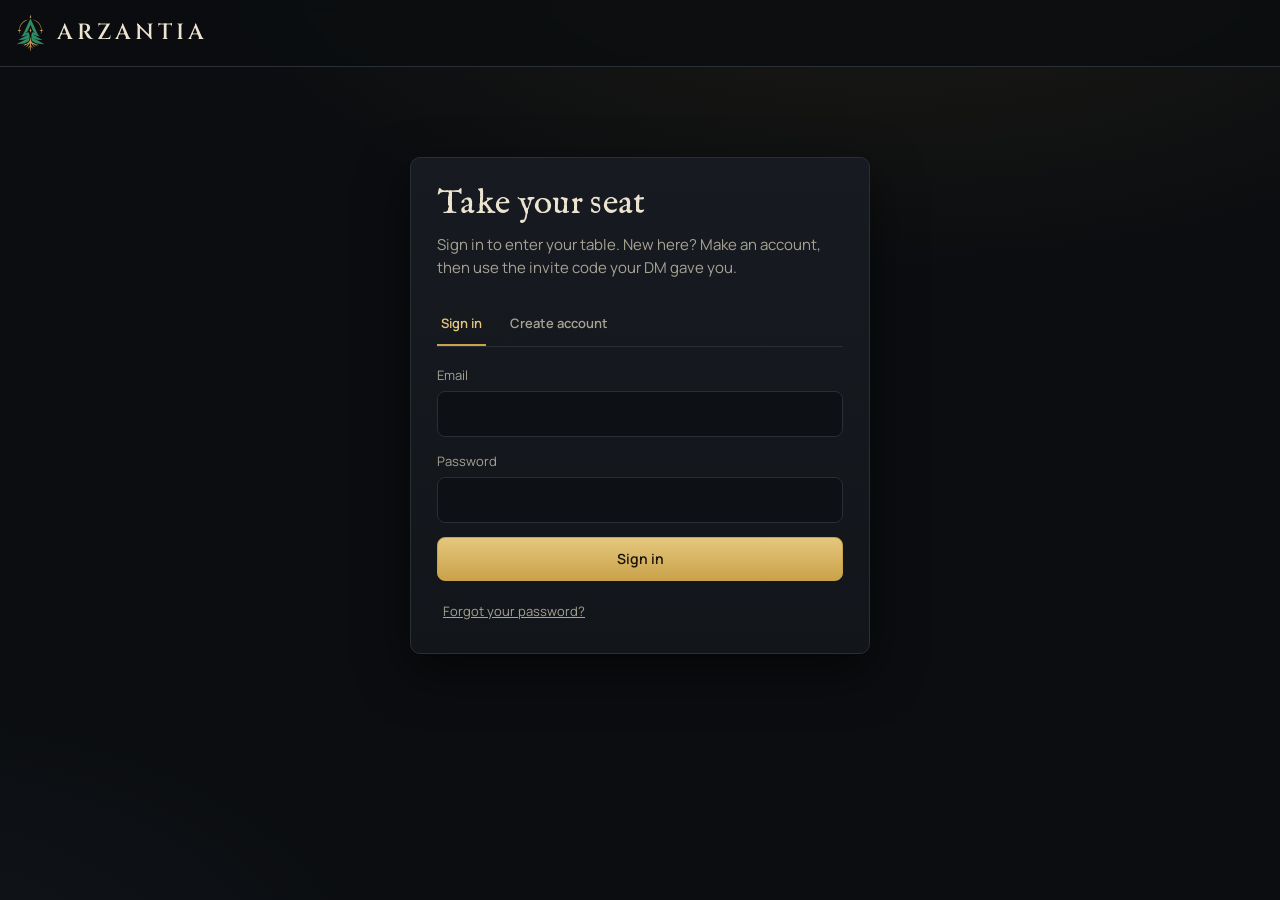
<file: tables/index.html>
<!doctype html>
<html lang="en">
<head>
  <meta charset="utf-8">
  <meta http-equiv="Content-Security-Policy" content="default-src 'self'; script-src 'self'; style-src 'self'; img-src 'self' data:; font-src 'self'; connect-src 'self' https://*.supabase.co; form-action 'self' https:; base-uri 'none'; object-src 'none'">
  <meta name="viewport" content="width=device-width, initial-scale=1, viewport-fit=cover">
  <meta name="color-scheme" content="dark">
  <meta name="theme-color" content="#0d0f13">
  <meta name="referrer" content="strict-origin"><!-- the origin only, never a path or an invite code: the table checks it on Enter -->
  <title>Arzantia</title>
  <link rel="icon" href="arzantia-mark.svg" type="image/svg+xml">
  <link rel="stylesheet" href="style.css">
  <script src="config.js" defer></script>
  <script src="qr.js" defer></script>
  <script src="app.js" defer></script>
</head>
<body>
  <header class="top">
    <a class="brand" href="./" aria-label="Arzantia">
      <img src="arzantia-mark-dark.svg" alt="" width="30" height="38">
      <span>Arzantia</span>
    </a>
    <div class="who" id="who" hidden>
      <span class="who-mail" id="who-mail"></span>
      <button type="button" class="btn ghost" id="sign-out">Sign out</button>
    </div>
  </header>

  <main id="main">
    <!-- signed out -->
    <section class="card door" id="door" hidden>
      <h1>Take your seat</h1>
      <p class="lede">Sign in to enter your table. New here? Make an account, then use the invite code your DM gave you.</p>
      <div class="tabs" role="tablist">
        <button type="button" role="tab" class="tab on" id="tab-in" aria-selected="true">Sign in</button>
        <button type="button" role="tab" class="tab" id="tab-up" aria-selected="false">Create account</button>
      </div>
      <form id="form-in" class="form" autocomplete="on">
        <label>Email<input type="email" name="email" autocomplete="username" required maxlength="120"></label>
        <label>Password<input type="password" name="password" autocomplete="current-password" required minlength="8" maxlength="128"></label>
        <button class="btn primary wide" type="submit">Sign in</button>
        <button class="link" type="button" id="forgot">Forgot your password?</button>
      </form>
      <form id="form-up" class="form" hidden autocomplete="on">
        <label>Your name<input type="text" name="name" autocomplete="nickname" required maxlength="40"></label>
        <label>Email<input type="email" name="email" autocomplete="username" required maxlength="120"></label>
        <label>Password<input type="password" name="password" autocomplete="new-password" required minlength="10" maxlength="128">
          <small>At least 10 characters.</small></label>
        <button class="btn primary wide" type="submit">Create account</button>
      </form>
    </section>

    <!-- after sign-up / reset -->
    <section class="card" id="sent" hidden>
      <h1>Check your email</h1>
      <p class="lede" id="sent-text">We sent you a link. Open it on this device to finish.</p>
      <button class="btn" type="button" id="sent-back">Back to sign in</button>
    </section>

    <!-- a recovery link -->
    <section class="card" id="reset" hidden>
      <h1>Choose a new password</h1>
      <form id="form-reset" class="form">
        <label>New password<input type="password" name="password" autocomplete="new-password" required minlength="10" maxlength="128"></label>
        <button class="btn primary wide" type="submit">Save password</button>
      </form>
    </section>

    <!-- signed in -->
    <section id="home" hidden>
      <div class="home-head">
        <h1>Your campaigns</h1>
      </div>
      <div class="camps" id="camps"></div>
      <p class="empty" id="camps-empty" hidden>No campaign on this account yet. Playing? Put the invite code your DM gave you below. Running your own? See "Run your own campaign" below.</p>

      <div class="grid2">
        <form class="card form" id="form-join">
          <h2>Join a friend's campaign</h2>
          <p class="hint">Only for joining someone else's table: put the invite code they sent you.</p>
          <label>Invite code<input type="text" name="code" required maxlength="40" autocomplete="off" spellcheck="false" autocapitalize="characters"></label>
          <label>Name at this table<input type="text" name="name" maxlength="40" autocomplete="nickname"></label>
          <button class="btn primary" type="submit">Join</button>
        </form>
        <div class="card form" id="link-help">
          <h2>Run your own campaign</h2>
          <p class="hint">Your campaign lives on your PC. On that PC, double-click <b>Arcane.cmd</b> in the Arcane folder: it sets
            itself up and opens a page where you sign in once with this account. Your campaign then shows up here, and you
            invite your players from its <b>DM tools</b>. After that, double-click Arcane.cmd before each session.</p>
        </div>
      </div>
    </section>

    <div class="toast" id="toast" role="status" aria-live="polite" hidden></div>
  </main>

  <template id="tpl-camp">
    <article class="card camp">
      <div class="camp-row">
        <div class="camp-id">
          <h2 class="camp-name"></h2>
          <span class="badge camp-role"></span>
          <span class="status camp-status"></span>
        </div>
        <button type="button" class="btn primary camp-enter">Enter the table</button>
      </div>
      <details class="camp-dm" hidden>
        <summary class="dm-summary">DM tools: invite players, members</summary>
        <div class="dm-grid">
          <div class="dm-box">
            <h3>Invite players</h3>
            <p class="hint">One invite works for up to 10 people and expires in 7 days. They scan the QR code or open the link.</p>
            <label class="hint">For <select class="dm-invite-role" aria-label="Who the invite is for"><option value="player">a player</option><option value="guest">a guest (watches)</option><option value="codm">a co-DM</option></select></label>
            <button type="button" class="btn dm-invite">Make an invite</button>
            <div class="out dm-invite-out" hidden></div>
          </div>
          <div class="dm-box">
            <h3>Where the table runs</h3>
            <p class="hint"><b>On your PC:</b> double-click Arcane.cmd before each session. To link that PC again (or another one),
              open <code>http://127.0.0.1:8795/setup</code> on it and sign in.</p>
            <p class="hint"><b>Online, always open:</b> run it on a hosting service with Docker, so nobody waits for your PC.</p>
            <button type="button" class="btn dm-host">Host this table online</button>
            <div class="out dm-host-out" hidden></div>
          </div>
          <div class="dm-box">
            <h3>Members</h3>
            <p class="hint members-note"></p>
            <ul class="members"></ul>
          </div>
        </div>
      </details>
    </article>
  </template>
</body>
</html>
</file>
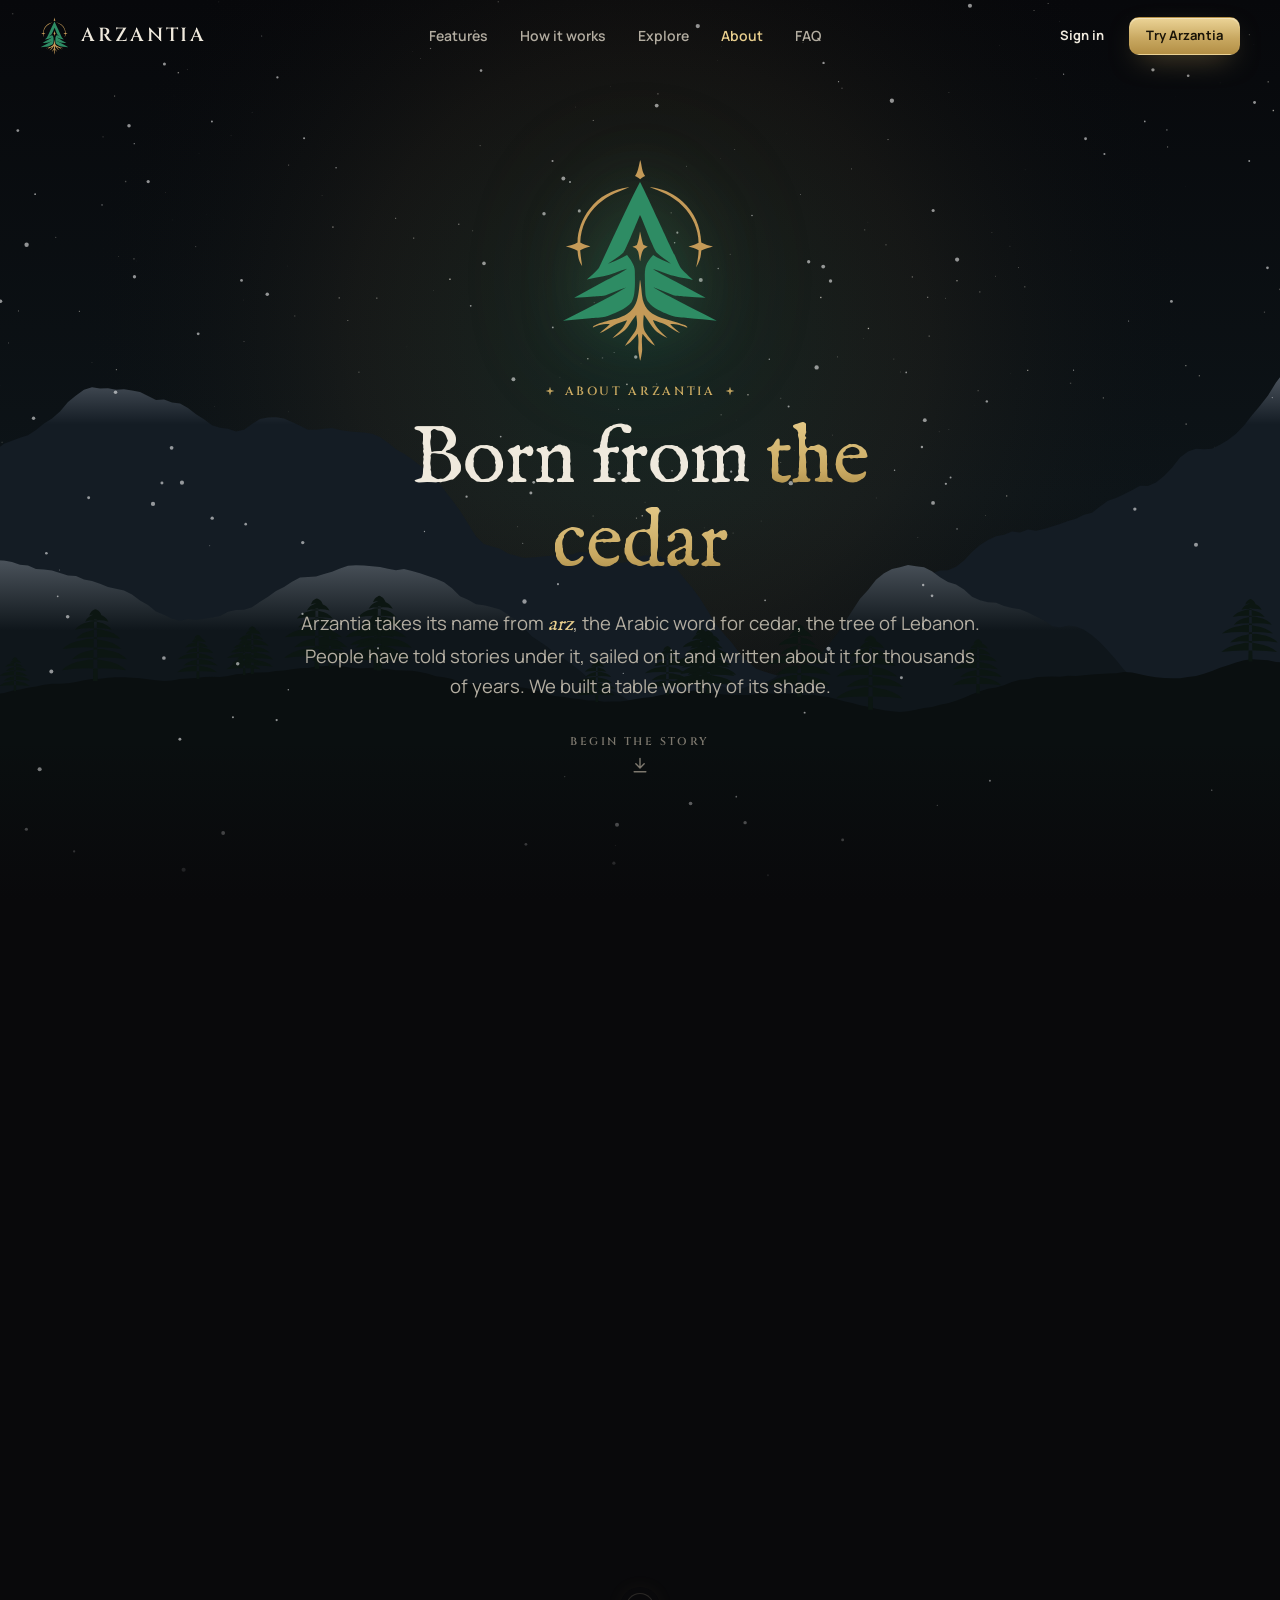
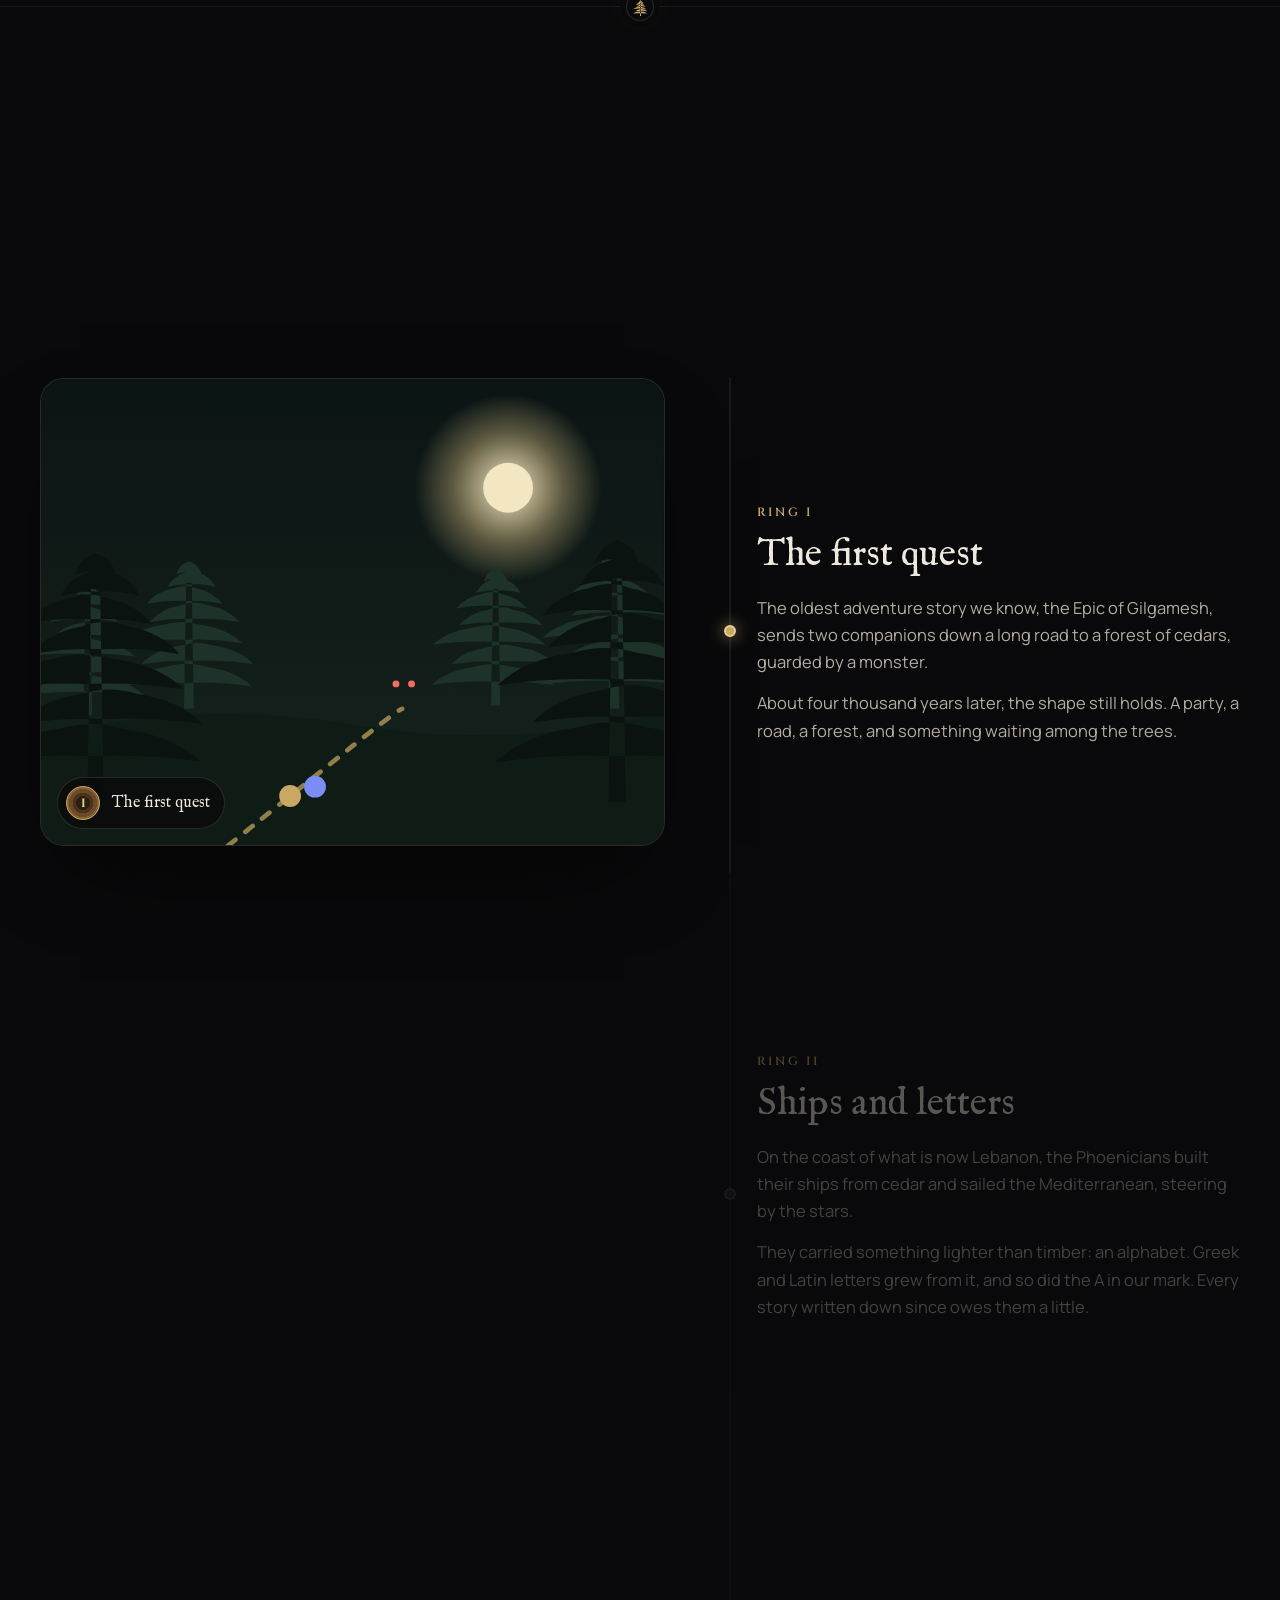
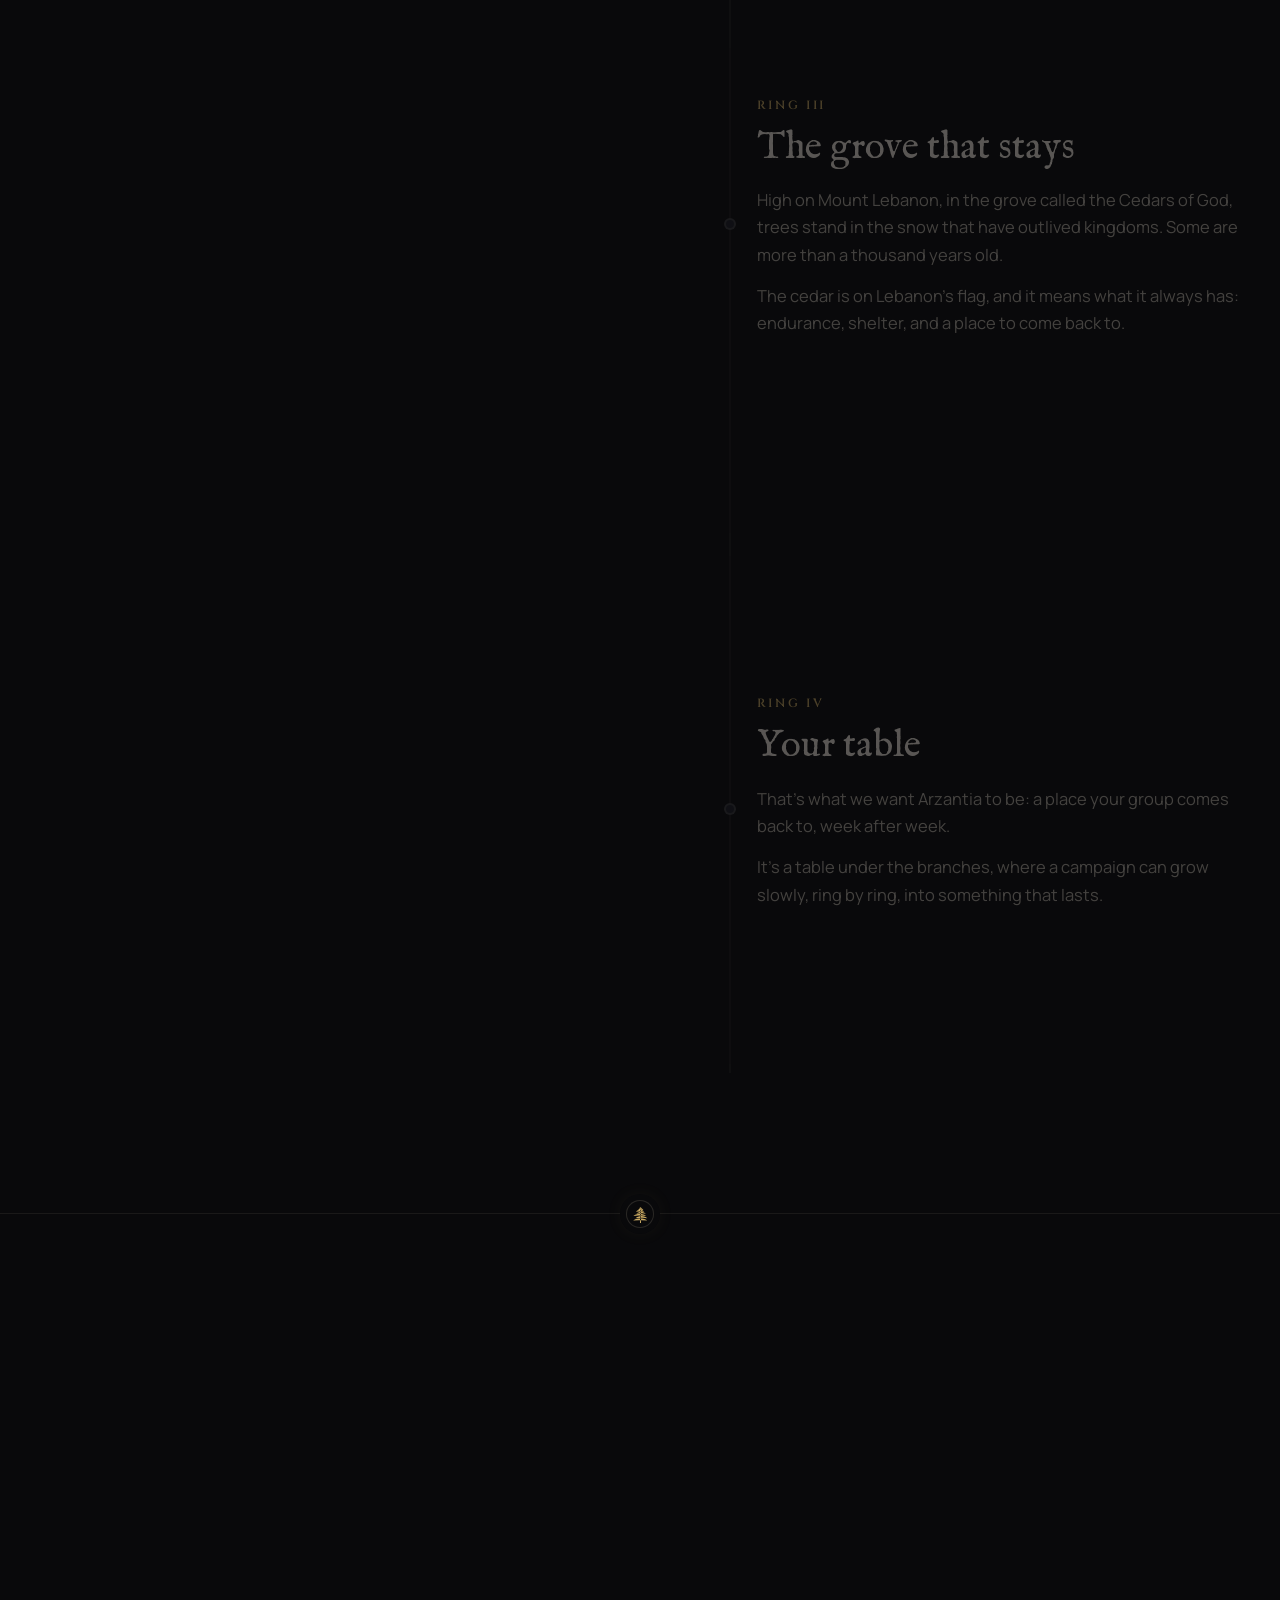
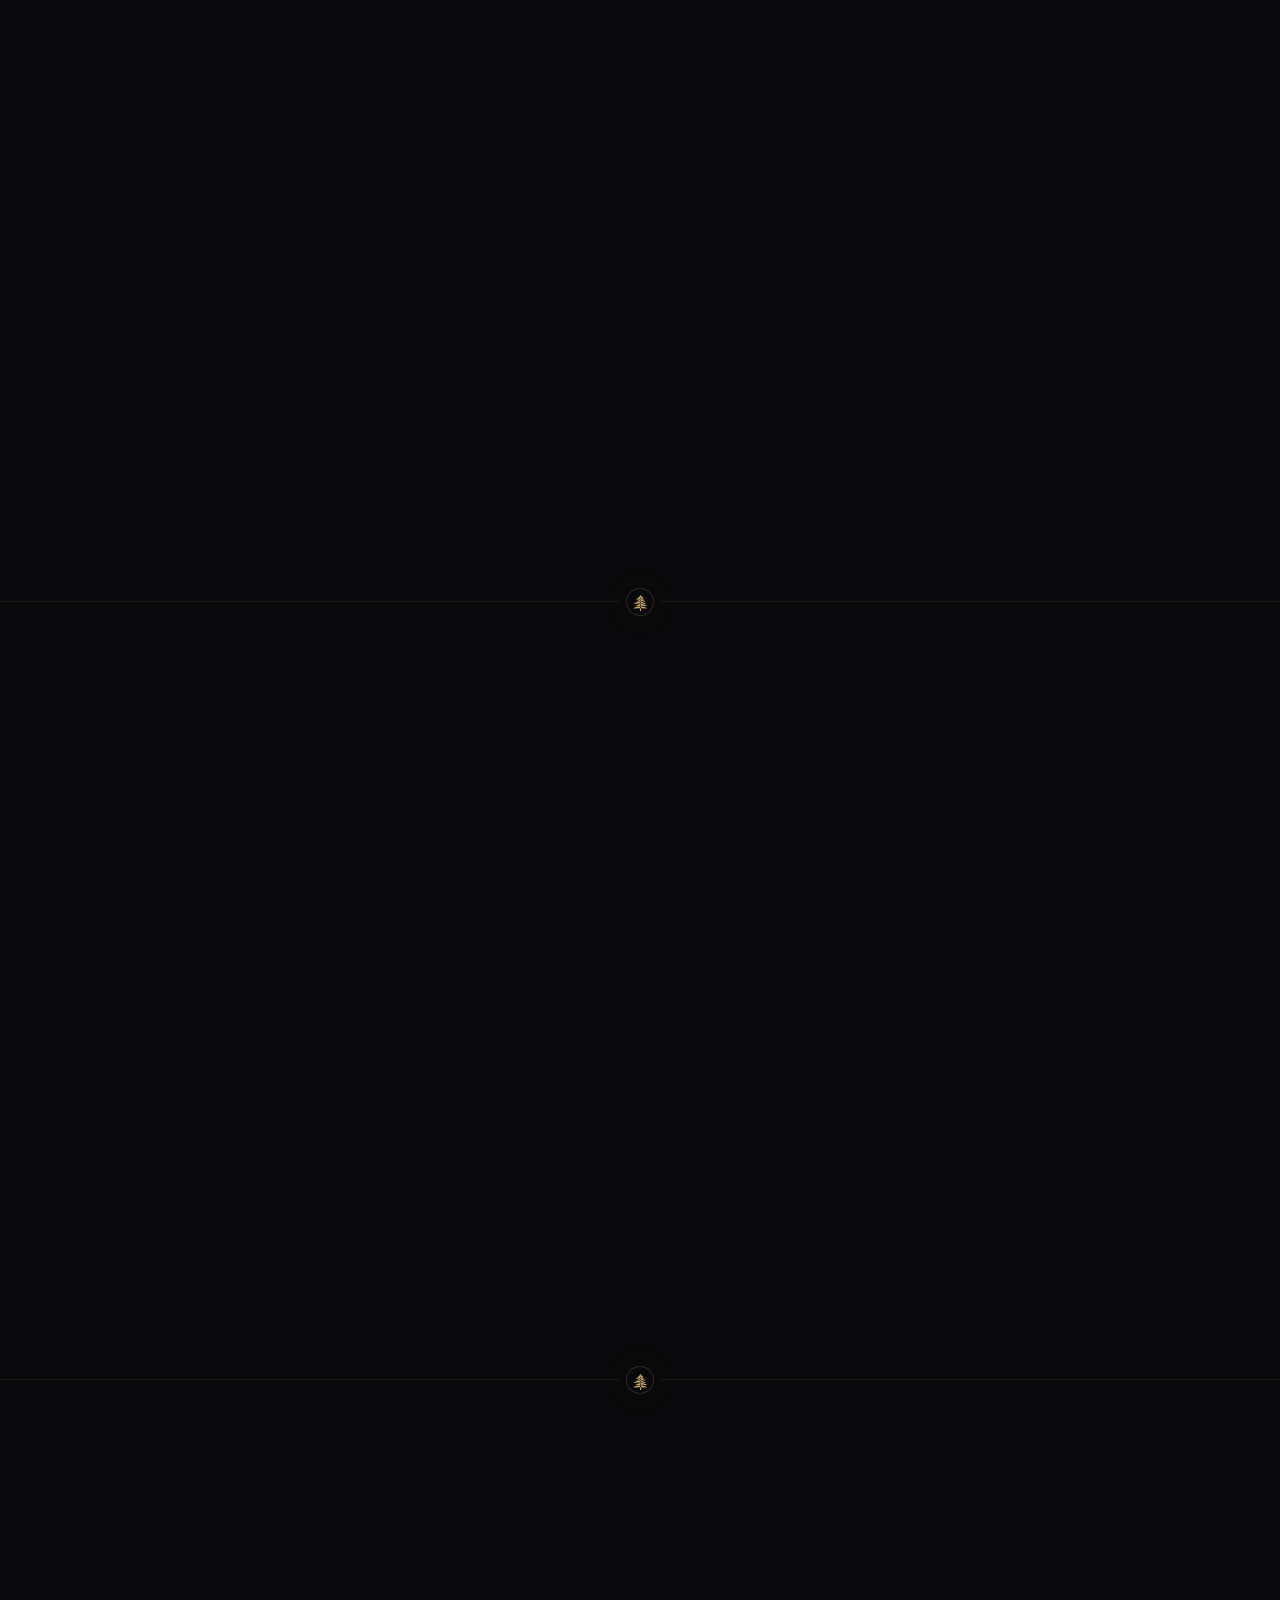
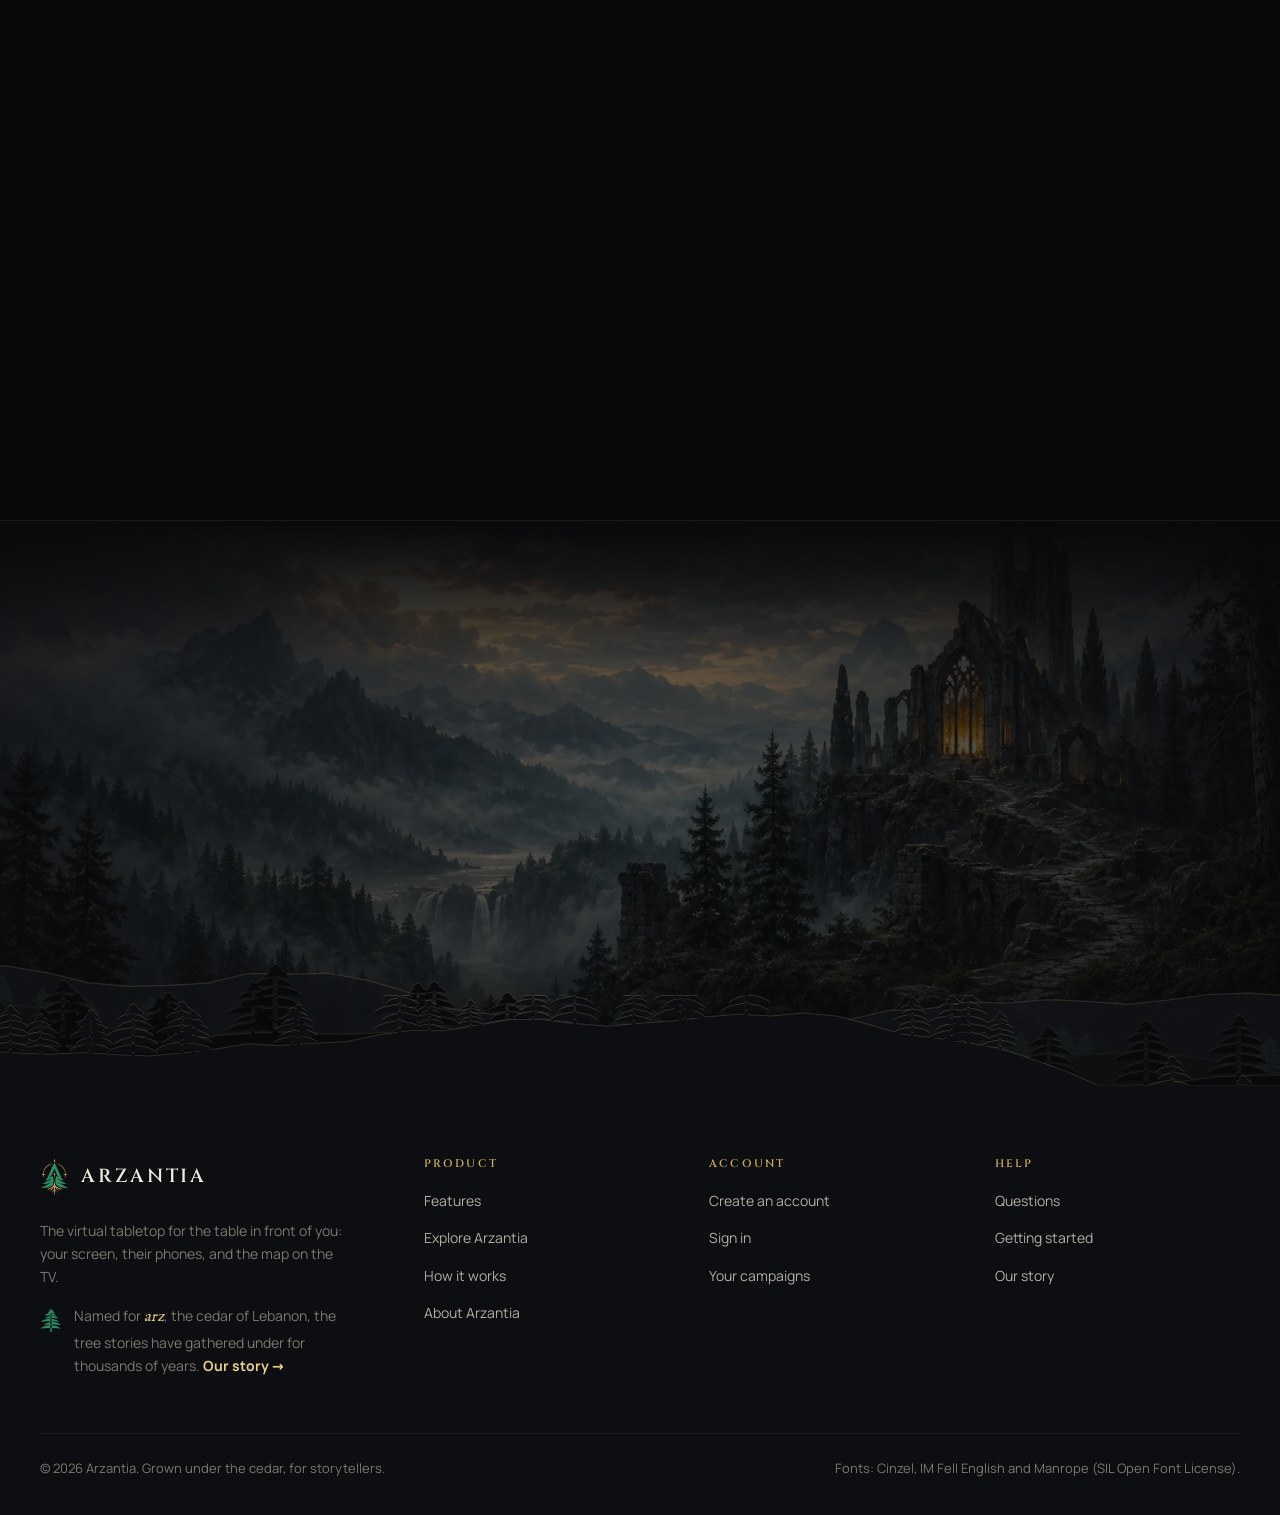
<file: about.html>
<!doctype html>
<html lang="en">
<head>
  <meta charset="utf-8">
  <meta http-equiv="Content-Security-Policy" content="default-src 'self'; script-src 'self'; style-src 'self'; img-src 'self' data:; font-src 'self'; connect-src 'self' https://*.supabase.co; form-action 'self'; base-uri 'none'; object-src 'none'">
  <meta name="viewport" content="width=device-width, initial-scale=1, viewport-fit=cover">
  <meta name="color-scheme" content="dark">
  <meta name="theme-color" content="#09090b">
  <title>About Arzantia: born from the cedar</title>
  <meta name="description" content="Arzantia takes its name from arz, the cedar of Lebanon: the tree of the oldest quest, of the ships that carried the alphabet, and of the grove that has stood for a thousand years.">
  <meta property="og:title" content="About Arzantia: born from the cedar">
  <meta property="og:description" content="Arz is the Arabic word for cedar, the tree of Lebanon. Arzantia is the land of the cedar: a place where stories take root.">
  <meta property="og:image" content="assets/abbey.webp">
  <link rel="icon" href="assets/arzantia-mark.svg" type="image/svg+xml">
  <link rel="stylesheet" href="css/site.css">
  <link rel="stylesheet" href="css/about.css">
  <script src="js/config.js" defer></script>
  <script src="js/auth.js" defer></script>
  <script src="js/site.js" defer></script>
  <script src="js/about.js" defer></script>
</head>
<body data-page="about">
  <a class="skip" href="#main">Skip to content</a>
  <header data-nav></header>

  <!-- the cedar, drawn once and used in every scene -->
  <svg class="sr-only" aria-hidden="true" width="0" height="0"><defs>
    <symbol id="cedar" viewBox="0 0 100 120" preserveAspectRatio="none"><path d="M46.5 120L48 30h4l1.5 90ZM1 104Q24.5 100.5 48 101.5Q71.5 100.5 95 104Q83.2 92.8 62.1 90Q48 85.8 33.9 90Q12.8 92.8 1 104ZM16 88Q36 84.8 56 85.7Q76 84.8 96 88Q86 77.6 68 75Q56 71.1 44 75Q26 77.6 16 88ZM2 73Q23.5 69.8 45 70.7Q66.5 69.8 88 73Q77.2 62.6 57.9 60Q45 56.1 32.1 60Q12.8 62.6 2 73ZM22 58Q38 55 54 55.8Q70 55 86 58Q78 48.4 63.6 46Q54 42.4 44.4 46Q30 48.4 22 58ZM20 45Q33.5 42.2 47 43Q60.5 42.2 74 45Q67.2 36.2 55.1 34Q47 30.7 38.9 34Q26.8 36.2 20 45ZM35 33Q43.5 30.5 52 31.2Q60.5 30.5 69 33Q64.8 25 57.1 23Q52 20 46.9 23Q39.2 25 35 33ZM41 24Q45.5 22 50 22.6Q54.5 22 59 24Q56.8 17.6 52.7 16Q50 13.6 47.3 16Q43.2 17.6 41 24Z"/></symbol>
  </defs></svg>

  <main id="main">
    <!-- ═══ hero: the mountain, the snow, the mark drawing itself ═══ -->
    <section class="ab-hero">
      <canvas class="ab-sky" aria-hidden="true"></canvas>
      <div class="wrap ab-hero-in">
        <svg class="ab-mark draw" viewBox="-10 -10 530 684" role="img" aria-label="The Arzantia mark: a cedar in the shape of the letter A, with golden roots, an arc and four stars">
          <path class="mk tree" pathLength="1" d="M255.003 72.8696C259.658 76.5177 356.126 288.9 368.505 312.192C372.024 318.815 386.595 353.155 390.885 358.837C398.852 369.391 419.645 387.265 429.986 397.06C398.307 389.386 364.416 386.032 334.309 373.272C322.583 368.301 310.67 363.883 298.273 360.953C313.239 372.544 355.279 393.109 374.177 403.026C407.053 420.578 439.759 438.446 472.293 456.627C449.784 455.195 427.286 453.601 404.8 451.842C395.693 451.156 373.337 450.454 365.712 447.663C343.974 439.704 321.656 429.247 299.79 421.316C309.737 428.814 338.689 444.069 350.456 450.515C402.563 479.055 456.742 504.329 509.14 532.458C477.293 528.581 444.673 527.185 412.785 523.637C397.253 521.908 374.17 521.818 360.145 516.059C335.658 506.003 309.528 496.274 289.728 478.223C275.628 465.59 273.042 452.687 272.19 434.187C271.663 420.155 271.307 406.116 271.123 392.075C270.585 354.97 272.777 343.095 298.6 314.762C314.309 326.037 339.289 335.817 357.465 343.338C343.583 331.526 322.378 320.234 310.721 307.457C301.233 297.058 272.364 221.992 265.295 205.122C262.104 197.506 259.329 188.635 254.933 181.718C247.753 198.758 206.943 299.642 199.4 306.902C185.377 320.4 164.439 331.246 148.614 343.882C165.876 337.399 196.721 324.176 212.121 314.677C223.107 328.198 237.784 348.885 237.906 367.219C238.072 392.14 241.948 451.123 226.828 470.845C209.016 494.081 166.929 509.357 139.487 519.145C129.762 522.614 102.19 522.096 90.9319 524.195C60.4893 527.182 30.2976 529.186 0 532.815C10.7237 527.827 22.2747 521.741 32.7364 516.137C90.5863 485.15 152.937 456.667 208.612 422.13C186.03 429.608 164.185 440.013 141.995 447.772C135.683 449.979 109.842 451.407 101.883 452.003C80.2927 453.722 58.6875 455.249 37.0701 456.584C71.3625 438.093 105.346 418.637 139.831 400.258C159.67 389.683 195.423 372.733 212.15 360.244C184.655 367.201 161.979 380.448 133.847 385.356C115.621 388.536 97.3306 392.853 79.0052 396.11C90.7018 385.47 107.71 371.209 117.352 359.369C119.761 356.411 128.235 337.31 130.431 332.594L154.668 280.939C186.375 213.768 220.558 137.998 255.003 72.8696Z" fill="#2E8C64"/><path class="mk roots" pathLength="1" d="M254.943 397.017C256.758 399.165 261.299 442.798 261.883 448.471C269.999 527.378 347.295 522.056 402.664 546.853C405.277 548.023 411.157 551.128 412.208 554.391C409.68 554.885 390.547 547.24 385.354 546.143C373.472 543.633 367.079 543.41 355.243 543.47C363.592 554.604 377.96 563.428 388.493 574.089C369.947 567.286 359.218 557.048 343.274 547.634C332.853 541.481 309.535 534.065 297.627 530.141C308.746 557.881 324.533 569.276 345.764 589.283C297.31 567.038 296.537 549.937 267.753 512.384C260.577 576.563 274.18 564.111 304.738 615.263C285.344 603.409 277.173 592.649 263.591 575.138C259.19 594.733 262.041 607.577 262.275 626.531C262.382 635.216 258.284 654.677 256.387 663.877L255.146 663.363C253.293 657.252 248.919 631.739 249.114 625.349C249.714 605.803 251.264 595.458 247.382 575.268C230.479 595.965 227.995 601.741 204.913 615.738C214.246 600.855 225.384 586.936 235.452 572.476C249.785 551.887 245.318 536.075 242.363 513.118C231.453 526.503 224.631 538.471 214.918 552.073C203.703 567.779 180.791 580.921 163.934 590.083C186.979 565.597 197.494 563.457 212.359 530.418C199.544 534.428 180.219 540.485 168.733 547.027C151.777 556.686 140.09 566.447 121.527 574.07C130.665 563.475 143.343 556.596 154.99 543.505C144.705 543.079 127.135 544.349 117.833 547.711C111.552 549.981 106.369 552.705 99.3756 554.814L98.6934 554.188C102.875 541.224 168.395 528.505 184.04 523.361C249.137 501.954 248.893 456.941 254.943 397.017Z" fill="#C49A58"/><path class="mk arc l" pathLength="1" d="M216.109 90.5391L219.106 90.5667C203.519 97.3722 187.245 102.749 171.508 109.928C151.434 118.907 132.963 131.105 116.822 146.04C79.2515 181 59.0305 221.982 57.1191 273.634C67.8738 280.374 78.5248 282.888 90.6272 286.5C77.1436 290.263 69.6085 292.375 57.0174 298.871C56.9759 306.97 63.4852 352.115 63.5415 351.91L61.0633 347.724C51.212 330.582 49.97 319.28 48.0077 300.2C33.9249 292.836 24.4506 290.691 9.20703 286.456C23.2623 282.91 35.357 280.116 48.0684 272.885C47.6517 234.063 63.971 191.968 88.1293 161.849C119.541 121.927 165.632 96.2447 216.109 90.5391Z" fill="#C49A58"/><path class="mk arc r" pathLength="1" d="M287.505 90.2177C292.721 89.9778 301.835 91.6394 307.133 92.6771C340.146 99.3651 370.724 114.89 395.605 137.595C436.039 174.048 455.162 219.29 457.989 273.003C469.784 279.866 483.642 283.017 496.762 286.472C482.015 290.541 471.978 293.592 458.096 299.897C456.555 317.256 455.272 328.883 446.985 344.372L440.832 355.741C445.465 336.134 448.533 319.534 449.099 299.225C439.024 292.56 426.876 289.672 415.312 286.498C428.73 282.794 436.728 281.028 449.026 274.213C448.616 251.915 443.874 229.91 435.065 209.422C416.958 166.515 381.403 132.186 339.922 111.796C322.241 103.105 305.55 97.5278 287.505 90.2177Z" fill="#C49A58"/><path class="mk star c" pathLength="1" d="M254.996 237.106C255.694 237.972 262.319 272.388 266.141 280.826C270.76 283.594 275.94 285.402 280.971 287.365C278.597 288.366 272.502 290.941 270.659 292.305C260.041 300.167 258.146 322.286 255.897 335.112C252.916 332.365 251.556 308.682 248.221 302.401C242.878 292.337 239.993 291.436 229.857 287.322C235.336 285.401 239.328 283.626 244.612 281.19C250.385 268.246 253.153 251.113 254.996 237.106Z" fill="#C49A58"/><path class="mk star t" pathLength="1" d="M255.733 0C261.041 14.8435 260.879 40.3115 271.965 52.5282C263.969 55.9305 261.49 57.8113 255.457 64.0294C249.733 57.7906 245.994 56.0648 238.459 52.5401C248.086 42.7032 251.707 14.9422 255.733 0Z" fill="#C49A58"/>
        </svg>
        <span class="eyebrow c rv">About Arzantia</span>
        <h1 class="rv">Born from <span class="gold-text">the cedar</span></h1>
        <p class="lede rv">Arzantia takes its name from <em>arz</em>, the Arabic word for cedar, the tree of Lebanon. People have told stories under it, sailed on it and written about it for thousands of years. We built a table worthy of its shade.</p>
        <a class="ab-down rv" href="#name"><span>Begin the story</span><svg aria-hidden="true"><use href="#i-down"/></svg></a>
      </div>
    </section>

    <!-- ═══ the name ═══ -->
    <section class="section" id="name">
      <div class="wrap ab-name">
        <div class="ab-word rv" aria-hidden="true">
          <span class="draw-art" data-art="grove"></span>
          <span class="tr">arz <i>·</i> the cedar of Lebanon</span>
        </div>
        <div class="ab-build rv">
          <p class="ab-eq" aria-label="Arz plus antia makes Arzantia"><b class="p1">Arz</b><i>+</i><b class="p2">antia</b><i>=</i><b class="p3">Arzantia</b></p>
          <h2>The land of the cedar</h2>
          <p><b>Arz</b> is the cedar. <b>-antia</b> is the sound of a place on an old map, the way Atlantis or Arcadia name a land you could sail to if you only knew the way.</p>
          <p>Put together, <b>Arzantia</b> is the land of the cedar: a place where stories take root, and where a party can always find its way back to the table.</p>
        </div>
      </div>
    </section>

    <!-- ═══ the story, ring by ring ═══ -->
    <section class="section line ab-story" id="story">
      <div class="wrap">
        <div class="head center rv">
          <span class="eyebrow c">Four rings of the cedar</span>
          <h2>A tree that has always been in the story</h2>
          <p class="lede">A cedar grows slowly and keeps a ring for every year. Read from the heart outwards, these four rings tell why we named a game table after it.</p>
        </div>
        <div class="scrolly">
          <div class="stage" data-on="1" aria-hidden="true">
            <div class="stage-in">
              <!-- I: the forest of the first quest -->
              <svg class="scene s1" viewBox="0 0 400 300" preserveAspectRatio="xMidYMid slice">
                <defs><linearGradient id="g-night" x1="0" y1="0" x2="0" y2="1"><stop offset="0" stop-color="#0b1414"/><stop offset="1" stop-color="#16231c"/></linearGradient>
                  <radialGradient id="g-moon"><stop offset="0" stop-color="#f6ecd0"/><stop offset=".6" stop-color="#e9cf8e" stop-opacity=".35"/><stop offset="1" stop-color="#e9cf8e" stop-opacity="0"/></radialGradient></defs>
                <rect width="400" height="300" fill="url(#g-night)"/>
                <circle class="moon" cx="300" cy="70" r="60" fill="url(#g-moon)"/><circle cx="300" cy="70" r="16" fill="#f3e6c2"/>
                <g class="far" fill="#1d3329"><use href="#cedar" x="-10" y="120" width="80" height="96"/><use href="#cedar" x="50" y="104" width="90" height="108"/><use href="#cedar" x="250" y="110" width="84" height="100"/><use href="#cedar" x="320" y="96" width="96" height="116"/></g>
                <path d="M0 230 Q100 205 200 222 T400 214 V300 H0Z" fill="#0f1c16"/>
                <path class="road" d="M120 300 Q170 260 200 236 T232 212" fill="none" stroke="#c9a962" stroke-width="3" stroke-dasharray="6 8" stroke-linecap="round" opacity=".7"/>
                <g class="near" fill="#0a130f"><use href="#cedar" x="-40" y="90" width="150" height="180"/><use href="#cedar" x="290" y="80" width="160" height="192"/></g>
                <g class="heroes"><circle cx="160" cy="268" r="7" fill="#c9a962"/><circle cx="176" cy="262" r="7" fill="#7c8cf5"/></g>
                <g class="eyes"><circle cx="228" cy="196" r="2.2" fill="#ff6b5e"/><circle cx="238" cy="196" r="2.2" fill="#ff6b5e"/></g>
              </svg>
              <!-- II: the ships and the letters -->
              <svg class="scene s2" viewBox="0 0 400 300" preserveAspectRatio="xMidYMid slice">
                <defs><linearGradient id="g-sea" x1="0" y1="0" x2="0" y2="1"><stop offset="0" stop-color="#0c1220"/><stop offset=".62" stop-color="#16233a"/><stop offset="1" stop-color="#0b1626"/></linearGradient></defs>
                <rect width="400" height="300" fill="url(#g-sea)"/>
                <g class="stars" fill="#efe9dd"><circle cx="40" cy="40" r="1.4"/><circle cx="90" cy="70" r="1"/><circle cx="150" cy="30" r="1.3"/><circle cx="230" cy="56" r="1"/><circle cx="330" cy="36" r="1.5"/><circle cx="370" cy="90" r="1"/><circle cx="270" cy="20" r="1"/></g>
                <path class="north" d="M200 18l3 9 9 3-9 3-3 9-3-9-9-3 9-3Z" fill="#e9cf8e"/>
                <g class="letters" font-family="Cinzel, Georgia, serif" fill="#c9a962"><text x="70" y="128" font-size="30">A</text><text x="140" y="104" font-size="24">B</text><text x="232" y="112" font-size="28">Γ</text><text x="306" y="132" font-size="26">Δ</text></g>
                <g class="ship">
                  <path d="M120 214 Q200 246 288 214 L280 204 Q200 226 128 204Z" fill="#6b4a2a" stroke="#2a1c0e" stroke-width="2"/>
                  <path d="M120 214 Q104 196 116 182" fill="none" stroke="#6b4a2a" stroke-width="5" stroke-linecap="round"/>
                  <path d="M288 214 Q302 200 296 186" fill="none" stroke="#6b4a2a" stroke-width="5" stroke-linecap="round"/>
                  <path d="M204 210V128" stroke="#3a2a16" stroke-width="4"/>
                  <path d="M168 134 Q204 128 240 134 L236 196 Q204 190 172 196Z" fill="#e8dcc0"/>
                  <path d="M168 150 H240 M170 166 H238 M171 182 H237" stroke="#b8322e" stroke-width="4" opacity=".75"/>
                </g>
                <path class="wave w1" d="M-40 222 q20 -8 40 0 t40 0 t40 0 t40 0 t40 0 t40 0 t40 0 t40 0 t40 0 t40 0 t40 0 t40 0 V300 H-40Z" fill="#12233b"/>
                <path class="wave w2" d="M-40 238 q20 -7 40 0 t40 0 t40 0 t40 0 t40 0 t40 0 t40 0 t40 0 t40 0 t40 0 t40 0 t40 0 V300 H-40Z" fill="#0d1a2e"/>
              </svg>
              <!-- III: the grove in the snow -->
              <svg class="scene s3" viewBox="0 0 400 300" preserveAspectRatio="xMidYMid slice">
                <defs><linearGradient id="g-snow" x1="0" y1="0" x2="0" y2="1"><stop offset="0" stop-color="#1a2230"/><stop offset="1" stop-color="#2c3646"/></linearGradient></defs>
                <rect width="400" height="300" fill="url(#g-snow)"/>
                <path d="M0 170 L80 90 L130 130 L200 50 L270 120 L320 80 L400 150 V300 H0Z" fill="#3b4658"/>
                <path d="M170 84 L200 50 L230 84 Q214 78 200 88 Q186 78 170 84Z M60 110 L80 90 L100 106 Q88 102 80 110 Q72 104 60 110Z M300 98 L320 80 L340 96 Q330 92 320 100 Q310 94 300 98Z" fill="#e6ebf2"/>
                <path d="M0 236 Q100 214 200 224 T400 222 V300 H0Z" fill="#dfe5ee"/>
                <g class="grove" fill="#1f3a2c"><use href="#cedar" x="30" y="150" width="70" height="84"/><use href="#cedar" x="290" y="146" width="76" height="90"/></g>
                <g class="elder"><use href="#cedar" x="80" y="70" width="240" height="204" fill="#2E8C64"/><use href="#cedar" x="80" y="70" width="240" height="204" fill="none" stroke="#e9cf8e" stroke-width=".5" opacity=".5"/></g>
                <g class="flakes" fill="#fff"><circle cx="40" cy="20" r="1.6"/><circle cx="110" cy="0" r="1.2"/><circle cx="180" cy="30" r="1.8"/><circle cx="260" cy="10" r="1.3"/><circle cx="340" cy="26" r="1.6"/><circle cx="380" cy="4" r="1.1"/><circle cx="70" cy="60" r="1.2"/><circle cx="300" cy="50" r="1.4"/></g>
              </svg>
              <!-- IV: your table -->
              <svg class="scene s4" viewBox="0 0 400 300" preserveAspectRatio="xMidYMid slice">
                <defs><radialGradient id="g-glow" cx=".5" cy=".55" r=".6"><stop offset="0" stop-color="#3a2a14"/><stop offset="1" stop-color="#0b0a09"/></radialGradient>
                  <radialGradient id="g-wood"><stop offset="0" stop-color="#7b5a35"/><stop offset="1" stop-color="#4a331c"/></radialGradient>
                  <radialGradient id="g-flame"><stop offset="0" stop-color="#fff2b0"/><stop offset=".5" stop-color="#ffb347" stop-opacity=".6"/><stop offset="1" stop-color="#ff8a2a" stop-opacity="0"/></radialGradient></defs>
                <rect width="400" height="300" fill="url(#g-glow)"/>
                <use href="#cedar" x="90" y="-60" width="220" height="264" fill="#14271d" opacity=".75"/>
                <ellipse cx="200" cy="196" rx="132" ry="74" fill="url(#g-wood)" stroke="#2a1c0e" stroke-width="4"/>
                <ellipse cx="200" cy="196" rx="112" ry="60" fill="none" stroke="#2a1c0e" stroke-width="1" opacity=".5"/>
                <rect x="150" y="170" width="70" height="44" rx="3" fill="#e8dcc0" transform="rotate(-8 185 192)"/>
                <path d="M160 180 Q180 176 200 184 T214 196" stroke="#8e7232" stroke-width="1.5" fill="none" transform="rotate(-8 185 192)"/>
                <path class="d20" d="M246 168l15 8.5v17L246 202l-15-8.5v-17Z" fill="#c9a962" stroke="#f6e7bf" stroke-width="1.5"/>
                <g class="flame"><circle cx="118" cy="168" r="22" fill="url(#g-flame)"/><rect x="115" y="170" width="6" height="16" rx="2" fill="#efe9dd"/></g>
                <g class="flame f2"><circle cx="286" cy="214" r="20" fill="url(#g-flame)"/><rect x="283" y="216" width="6" height="14" rx="2" fill="#efe9dd"/></g>
                <g class="seats"><circle cx="72" cy="214" r="13" fill="#16171c" stroke="#c9a962" stroke-width="3"/><circle cx="140" cy="276" r="13" fill="#16171c" stroke="#7c8cf5" stroke-width="3"/><circle cx="262" cy="276" r="13" fill="#16171c" stroke="#5fd068" stroke-width="3"/><circle cx="330" cy="214" r="13" fill="#16171c" stroke="#e5484d" stroke-width="3"/><circle cx="200" cy="112" r="13" fill="#16171c" stroke="#e9cf8e" stroke-width="3"/></g>
              </svg>
              <div class="ring-tag"><b data-ring>I</b><span data-ring-name>The first quest</span></div>
            </div>
          </div>
          <div class="chapters">
            <article class="ch" data-scene="1" data-name="The first quest">
              <span class="ch-n">Ring I</span>
              <h3>The first quest</h3>
              <p>The oldest adventure story we know, the Epic of Gilgamesh, sends two companions down a long road to a forest of cedars, guarded by a monster.</p>
              <p>About four thousand years later, the shape still holds. A party, a road, a forest, and something waiting among the trees.</p>
            </article>
            <article class="ch" data-scene="2" data-name="Ships and letters">
              <span class="ch-n">Ring II</span>
              <h3>Ships and letters</h3>
              <p>On the coast of what is now Lebanon, the Phoenicians built their ships from cedar and sailed the Mediterranean, steering by the stars.</p>
              <p>They carried something lighter than timber: an alphabet. Greek and Latin letters grew from it, and so did the A in our mark. Every story written down since owes them a little.</p>
            </article>
            <article class="ch" data-scene="3" data-name="The grove that stays">
              <span class="ch-n">Ring III</span>
              <h3>The grove that stays</h3>
              <p>High on Mount Lebanon, in the grove called the Cedars of God, trees stand in the snow that have outlived kingdoms. Some are more than a thousand years old.</p>
              <p>The cedar is on Lebanon's flag, and it means what it always has: endurance, shelter, and a place to come back to.</p>
            </article>
            <article class="ch" data-scene="4" data-name="Your table">
              <span class="ch-n">Ring IV</span>
              <h3>Your table</h3>
              <p>That's what we want Arzantia to be: a place your group comes back to, week after week.</p>
              <p>It's a table under the branches, where a campaign can grow slowly, ring by ring, into something that lasts.</p>
            </article>
          </div>
        </div>
      </div>
    </section>

    <!-- ═══ the mark, explained ═══ -->
    <section class="section line" id="mark">
      <div class="wrap ab-anat">
        <div class="anat-vis rv">
          <svg class="ab-mark big" viewBox="-10 -10 530 684" role="img" aria-label="The Arzantia mark">
            <path class="mk tree" pathLength="1" d="M255.003 72.8696C259.658 76.5177 356.126 288.9 368.505 312.192C372.024 318.815 386.595 353.155 390.885 358.837C398.852 369.391 419.645 387.265 429.986 397.06C398.307 389.386 364.416 386.032 334.309 373.272C322.583 368.301 310.67 363.883 298.273 360.953C313.239 372.544 355.279 393.109 374.177 403.026C407.053 420.578 439.759 438.446 472.293 456.627C449.784 455.195 427.286 453.601 404.8 451.842C395.693 451.156 373.337 450.454 365.712 447.663C343.974 439.704 321.656 429.247 299.79 421.316C309.737 428.814 338.689 444.069 350.456 450.515C402.563 479.055 456.742 504.329 509.14 532.458C477.293 528.581 444.673 527.185 412.785 523.637C397.253 521.908 374.17 521.818 360.145 516.059C335.658 506.003 309.528 496.274 289.728 478.223C275.628 465.59 273.042 452.687 272.19 434.187C271.663 420.155 271.307 406.116 271.123 392.075C270.585 354.97 272.777 343.095 298.6 314.762C314.309 326.037 339.289 335.817 357.465 343.338C343.583 331.526 322.378 320.234 310.721 307.457C301.233 297.058 272.364 221.992 265.295 205.122C262.104 197.506 259.329 188.635 254.933 181.718C247.753 198.758 206.943 299.642 199.4 306.902C185.377 320.4 164.439 331.246 148.614 343.882C165.876 337.399 196.721 324.176 212.121 314.677C223.107 328.198 237.784 348.885 237.906 367.219C238.072 392.14 241.948 451.123 226.828 470.845C209.016 494.081 166.929 509.357 139.487 519.145C129.762 522.614 102.19 522.096 90.9319 524.195C60.4893 527.182 30.2976 529.186 0 532.815C10.7237 527.827 22.2747 521.741 32.7364 516.137C90.5863 485.15 152.937 456.667 208.612 422.13C186.03 429.608 164.185 440.013 141.995 447.772C135.683 449.979 109.842 451.407 101.883 452.003C80.2927 453.722 58.6875 455.249 37.0701 456.584C71.3625 438.093 105.346 418.637 139.831 400.258C159.67 389.683 195.423 372.733 212.15 360.244C184.655 367.201 161.979 380.448 133.847 385.356C115.621 388.536 97.3306 392.853 79.0052 396.11C90.7018 385.47 107.71 371.209 117.352 359.369C119.761 356.411 128.235 337.31 130.431 332.594L154.668 280.939C186.375 213.768 220.558 137.998 255.003 72.8696Z" fill="#2E8C64"/><path class="mk roots" pathLength="1" d="M254.943 397.017C256.758 399.165 261.299 442.798 261.883 448.471C269.999 527.378 347.295 522.056 402.664 546.853C405.277 548.023 411.157 551.128 412.208 554.391C409.68 554.885 390.547 547.24 385.354 546.143C373.472 543.633 367.079 543.41 355.243 543.47C363.592 554.604 377.96 563.428 388.493 574.089C369.947 567.286 359.218 557.048 343.274 547.634C332.853 541.481 309.535 534.065 297.627 530.141C308.746 557.881 324.533 569.276 345.764 589.283C297.31 567.038 296.537 549.937 267.753 512.384C260.577 576.563 274.18 564.111 304.738 615.263C285.344 603.409 277.173 592.649 263.591 575.138C259.19 594.733 262.041 607.577 262.275 626.531C262.382 635.216 258.284 654.677 256.387 663.877L255.146 663.363C253.293 657.252 248.919 631.739 249.114 625.349C249.714 605.803 251.264 595.458 247.382 575.268C230.479 595.965 227.995 601.741 204.913 615.738C214.246 600.855 225.384 586.936 235.452 572.476C249.785 551.887 245.318 536.075 242.363 513.118C231.453 526.503 224.631 538.471 214.918 552.073C203.703 567.779 180.791 580.921 163.934 590.083C186.979 565.597 197.494 563.457 212.359 530.418C199.544 534.428 180.219 540.485 168.733 547.027C151.777 556.686 140.09 566.447 121.527 574.07C130.665 563.475 143.343 556.596 154.99 543.505C144.705 543.079 127.135 544.349 117.833 547.711C111.552 549.981 106.369 552.705 99.3756 554.814L98.6934 554.188C102.875 541.224 168.395 528.505 184.04 523.361C249.137 501.954 248.893 456.941 254.943 397.017Z" fill="#C49A58"/><path class="mk arc l" pathLength="1" d="M216.109 90.5391L219.106 90.5667C203.519 97.3722 187.245 102.749 171.508 109.928C151.434 118.907 132.963 131.105 116.822 146.04C79.2515 181 59.0305 221.982 57.1191 273.634C67.8738 280.374 78.5248 282.888 90.6272 286.5C77.1436 290.263 69.6085 292.375 57.0174 298.871C56.9759 306.97 63.4852 352.115 63.5415 351.91L61.0633 347.724C51.212 330.582 49.97 319.28 48.0077 300.2C33.9249 292.836 24.4506 290.691 9.20703 286.456C23.2623 282.91 35.357 280.116 48.0684 272.885C47.6517 234.063 63.971 191.968 88.1293 161.849C119.541 121.927 165.632 96.2447 216.109 90.5391Z" fill="#C49A58"/><path class="mk arc r" pathLength="1" d="M287.505 90.2177C292.721 89.9778 301.835 91.6394 307.133 92.6771C340.146 99.3651 370.724 114.89 395.605 137.595C436.039 174.048 455.162 219.29 457.989 273.003C469.784 279.866 483.642 283.017 496.762 286.472C482.015 290.541 471.978 293.592 458.096 299.897C456.555 317.256 455.272 328.883 446.985 344.372L440.832 355.741C445.465 336.134 448.533 319.534 449.099 299.225C439.024 292.56 426.876 289.672 415.312 286.498C428.73 282.794 436.728 281.028 449.026 274.213C448.616 251.915 443.874 229.91 435.065 209.422C416.958 166.515 381.403 132.186 339.922 111.796C322.241 103.105 305.55 97.5278 287.505 90.2177Z" fill="#C49A58"/><path class="mk star c" pathLength="1" d="M254.996 237.106C255.694 237.972 262.319 272.388 266.141 280.826C270.76 283.594 275.94 285.402 280.971 287.365C278.597 288.366 272.502 290.941 270.659 292.305C260.041 300.167 258.146 322.286 255.897 335.112C252.916 332.365 251.556 308.682 248.221 302.401C242.878 292.337 239.993 291.436 229.857 287.322C235.336 285.401 239.328 283.626 244.612 281.19C250.385 268.246 253.153 251.113 254.996 237.106Z" fill="#C49A58"/><path class="mk star t" pathLength="1" d="M255.733 0C261.041 14.8435 260.879 40.3115 271.965 52.5282C263.969 55.9305 261.49 57.8113 255.457 64.0294C249.733 57.7906 245.994 56.0648 238.459 52.5401C248.086 42.7032 251.707 14.9422 255.733 0Z" fill="#C49A58"/>
          </svg>
        </div>
        <div class="anat-copy">
          <div class="head rv"><span class="eyebrow">The mark</span><h2>Read the tree</h2><p class="lede">Every part of the Arzantia mark carries a piece of the story. Point at one to see it.</p></div>
          <ul class="anat-list rv" role="list">
            <li><button type="button" data-part="tree"><i class="sw g"></i><span><b>A cedar, and a letter</b>The tree is drawn as an A. Our A comes, through Greek, from the Phoenician aleph: the cedar sailors' first letter.</span></button></li>
            <li><button type="button" data-part="roots"><i class="sw y"></i><span><b>Golden roots</b>The stories underneath: the ones a group keeps telling, long after the dice are put away.</span></button></li>
            <li><button type="button" data-part="stars"><i class="sw y"></i><span><b>Four stars</b>The points of a compass, the stars the ships steered by, and the choice of road at every crossroads.</span></button></li>
            <li><button type="button" data-part="arc"><i class="sw y"></i><span><b>The arc</b>The sky over the table: the shelter of the branches, and the edge of the map still waiting to be explored.</span></button></li>
          </ul>
        </div>
      </div>
    </section>

    <!-- ═══ what the cedar taught us ═══ -->
    <section class="section line" id="values">
      <div class="wrap">
        <div class="head center rv"><span class="draw-art crest" data-art="book" aria-hidden="true"></span><span class="eyebrow c">What the cedar taught us</span><h2>Four things we build by</h2></div>
        <div class="ab-vals" data-stagger>
          <article class="val"><span class="val-ico"><svg aria-hidden="true"><use href="#i-lock"/></svg></span><h3>Deep roots</h3><p>Your scenes, tokens, notes and battles stay with your campaign. Your world is yours, and it stays where you planted it.</p></article>
          <article class="val"><span class="val-ico"><svg aria-hidden="true"><use href="#i-users"/></svg></span><h3>Wide shelter</h3><p>Everyone fits under the branches: the DM at the screen, the players on their phones, the whole room at the TV.</p></article>
          <article class="val"><span class="val-ico"><svg aria-hidden="true"><use href="#i-replay"/></svg></span><h3>Slow growth</h3><p>Good campaigns take years. The Battle Chronicle, the notes and the quest journal keep every ring of yours.</p></article>
          <article class="val"><span class="val-ico"><svg aria-hidden="true"><use href="#i-globe"/></svg></span><h3>Far reach</h3><p>Cedar crossed the sea. Your table can too: a private link brings in friends from anywhere.</p></article>
        </div>
      </div>
    </section>

    <!-- ═══ the rings: every session adds one ═══ -->
    <section class="section line" id="rings">
      <div class="wrap ab-rings">
        <div class="rings-vis rv">
          <canvas class="trunk" aria-label="A cross-section of a cedar trunk, one ring for every session played"></canvas>
        </div>
        <div class="rings-copy rv">
          <span class="eyebrow">Every session, a ring</span>
          <h2>Grow something that lasts</h2>
          <p class="lede">A cedar writes its history in rings. A campaign does the same, one session at a time. Add a few and watch your story grow.</p>
          <div class="rings-ctl">
            <button class="btn primary" type="button" data-add><svg aria-hidden="true"><use href="#i-heart"/></svg>Play a session</button>
            <button class="btn ghost" type="button" data-reset><svg aria-hidden="true"><use href="#i-undo"/></svg>Start a new campaign</button>
          </div>
          <p class="rings-out" aria-live="polite"><b data-count>12</b> sessions, <span data-years>about three months</span> of play</p>
        </div>
      </div>
    </section>

    <section class="band">
      <div class="wrap">
        <span class="eyebrow c rv">Under the branches</span>
        <h2 class="rv">Plant your campaign</h2>
        <p class="lede rv">Create your account, name your campaign, and gather your party under the cedar.</p>
        <div class="cta-row rv"><a class="btn primary lg" href="signup.html">Try Arzantia<svg aria-hidden="true"><use href="#i-arrow"/></svg></a><a class="btn lg" href="features.html">Explore the features<svg aria-hidden="true"><use href="#i-arrow"/></svg></a></div>
      </div>
    </section>
  </main>
  <footer data-foot></footer>
</body>
</html>
</file>
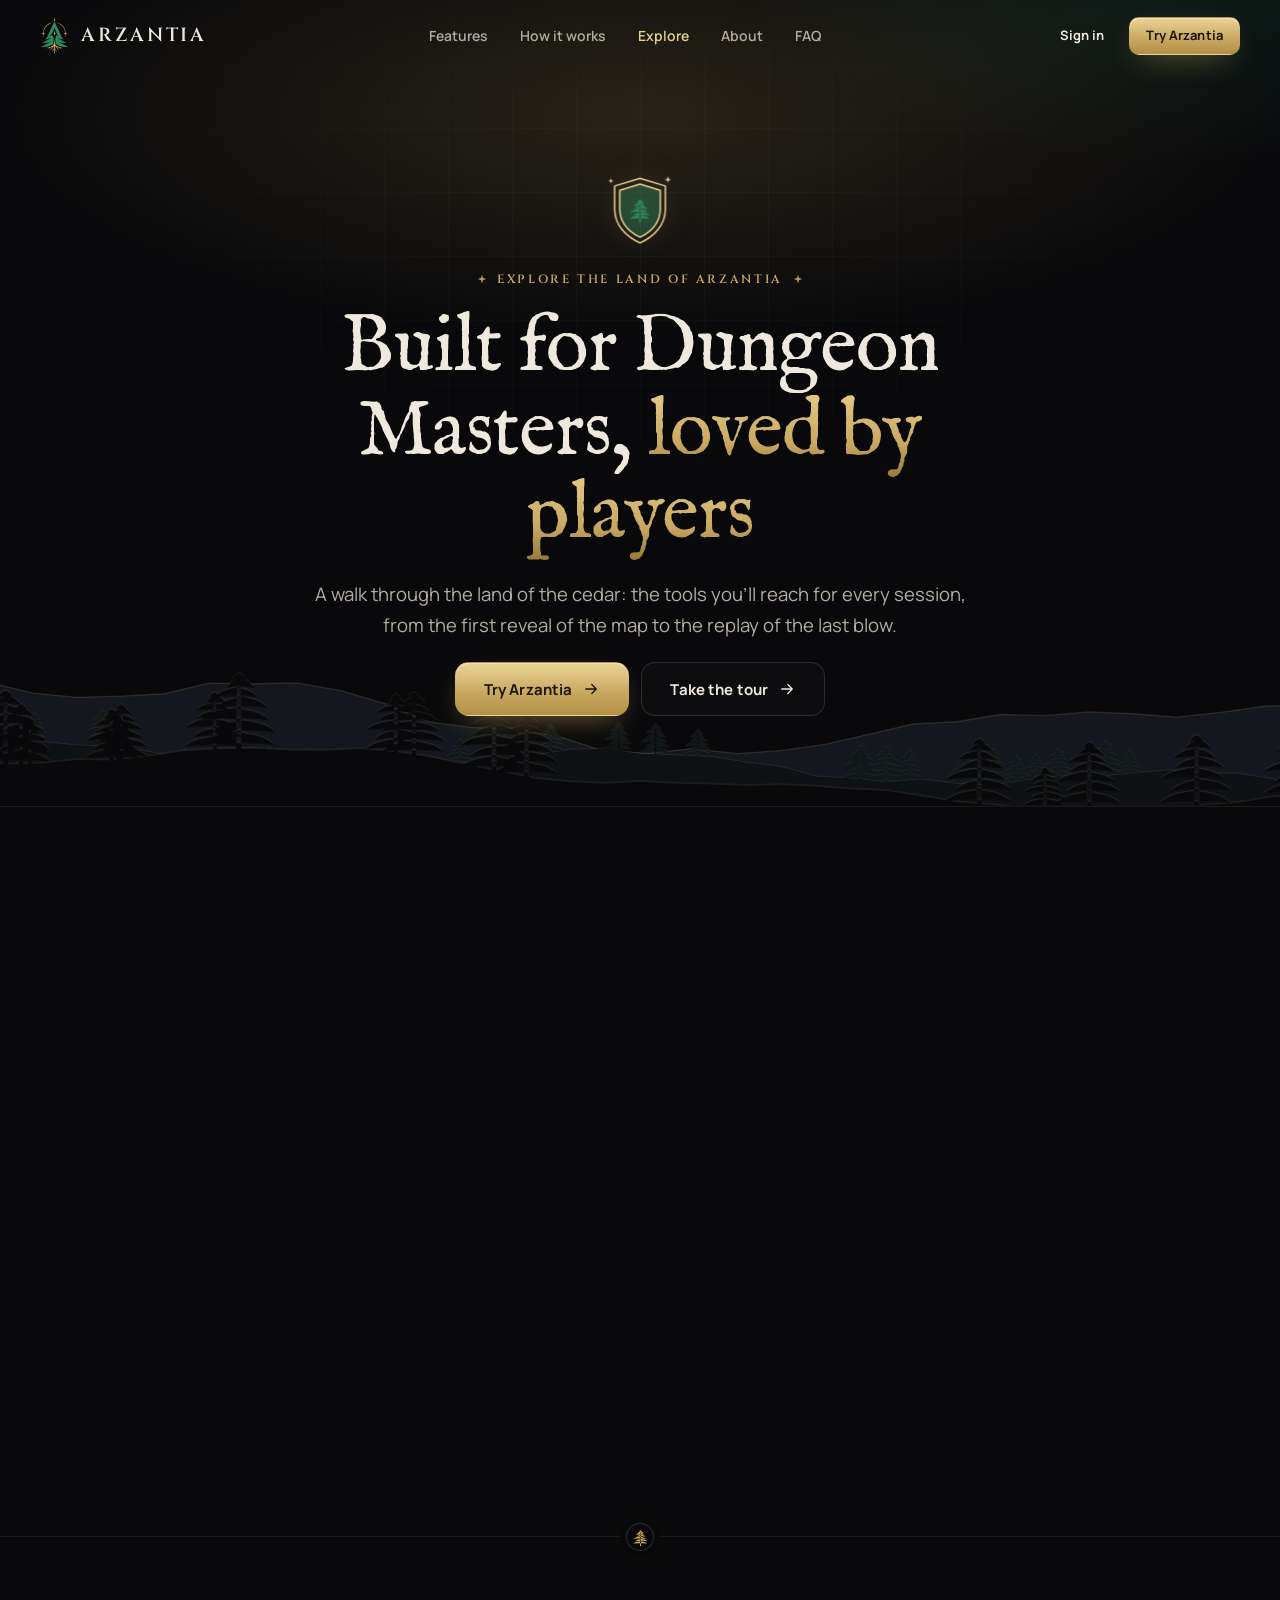
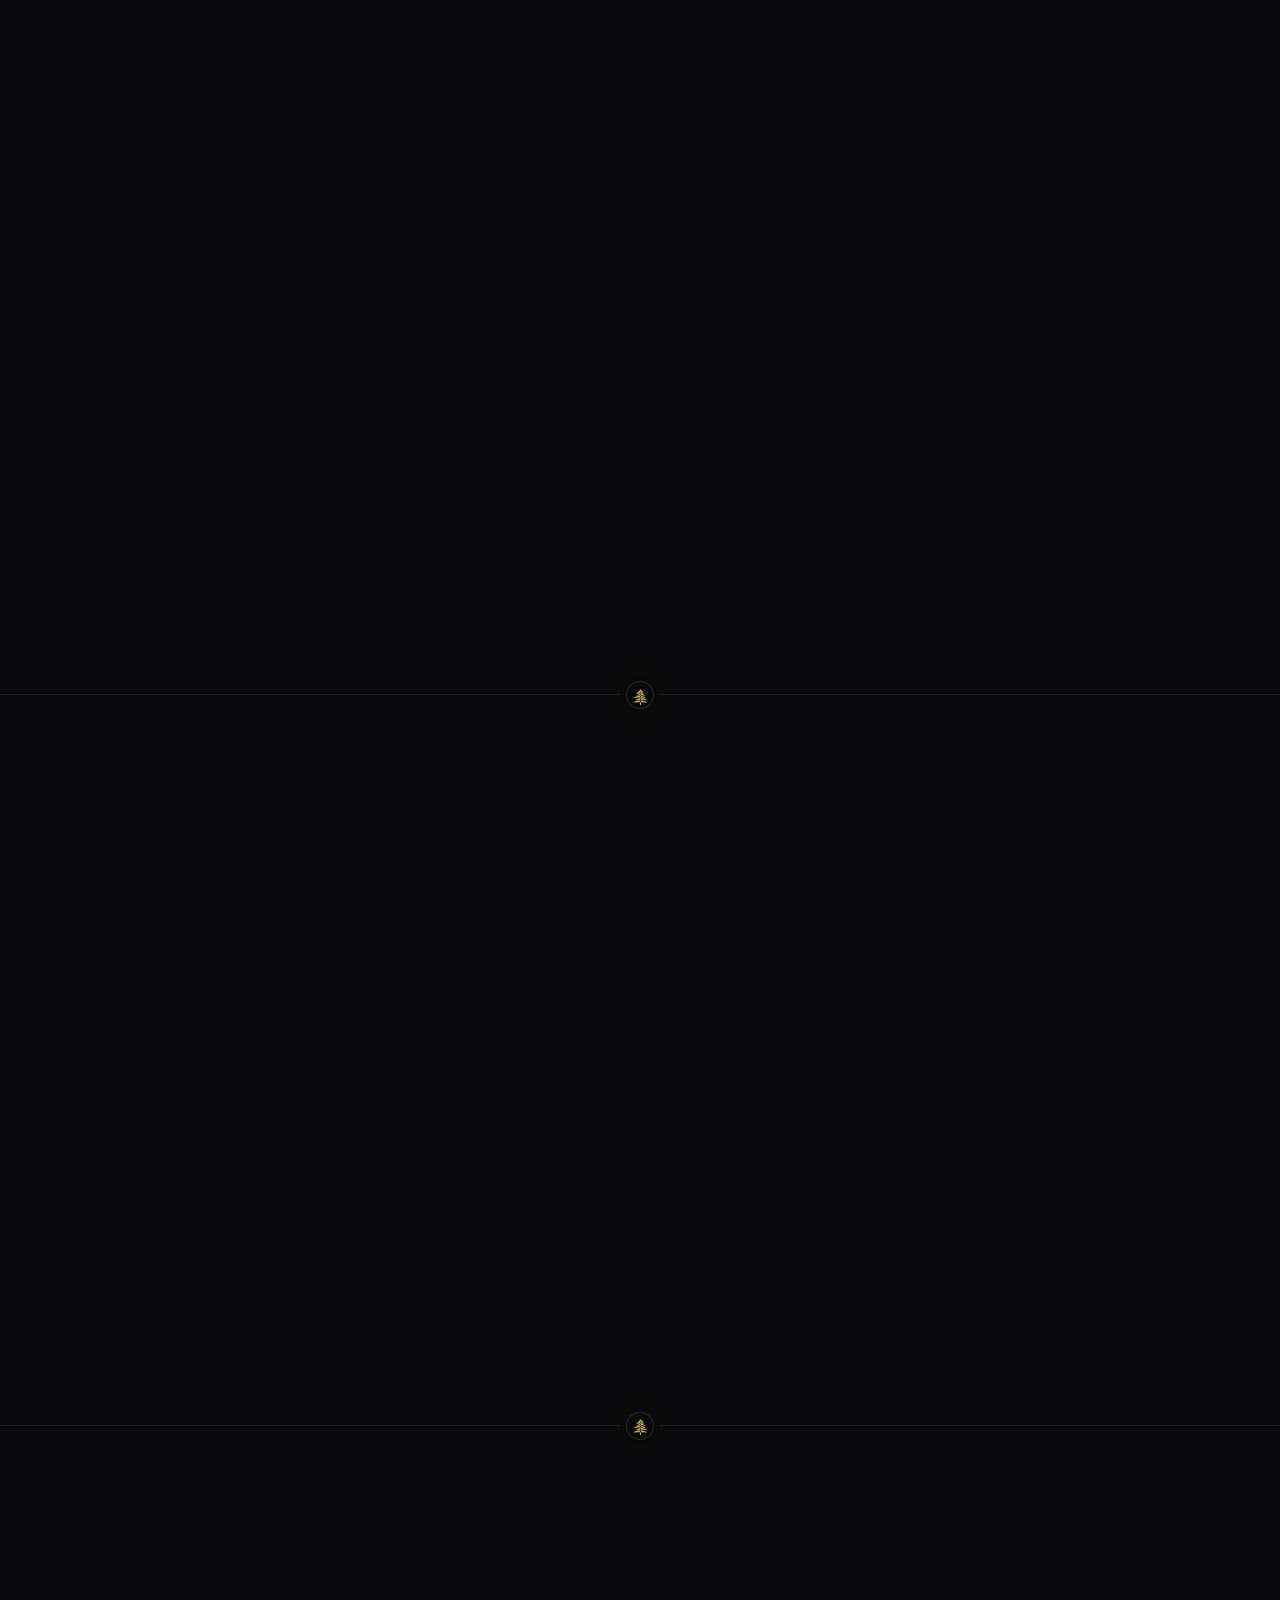
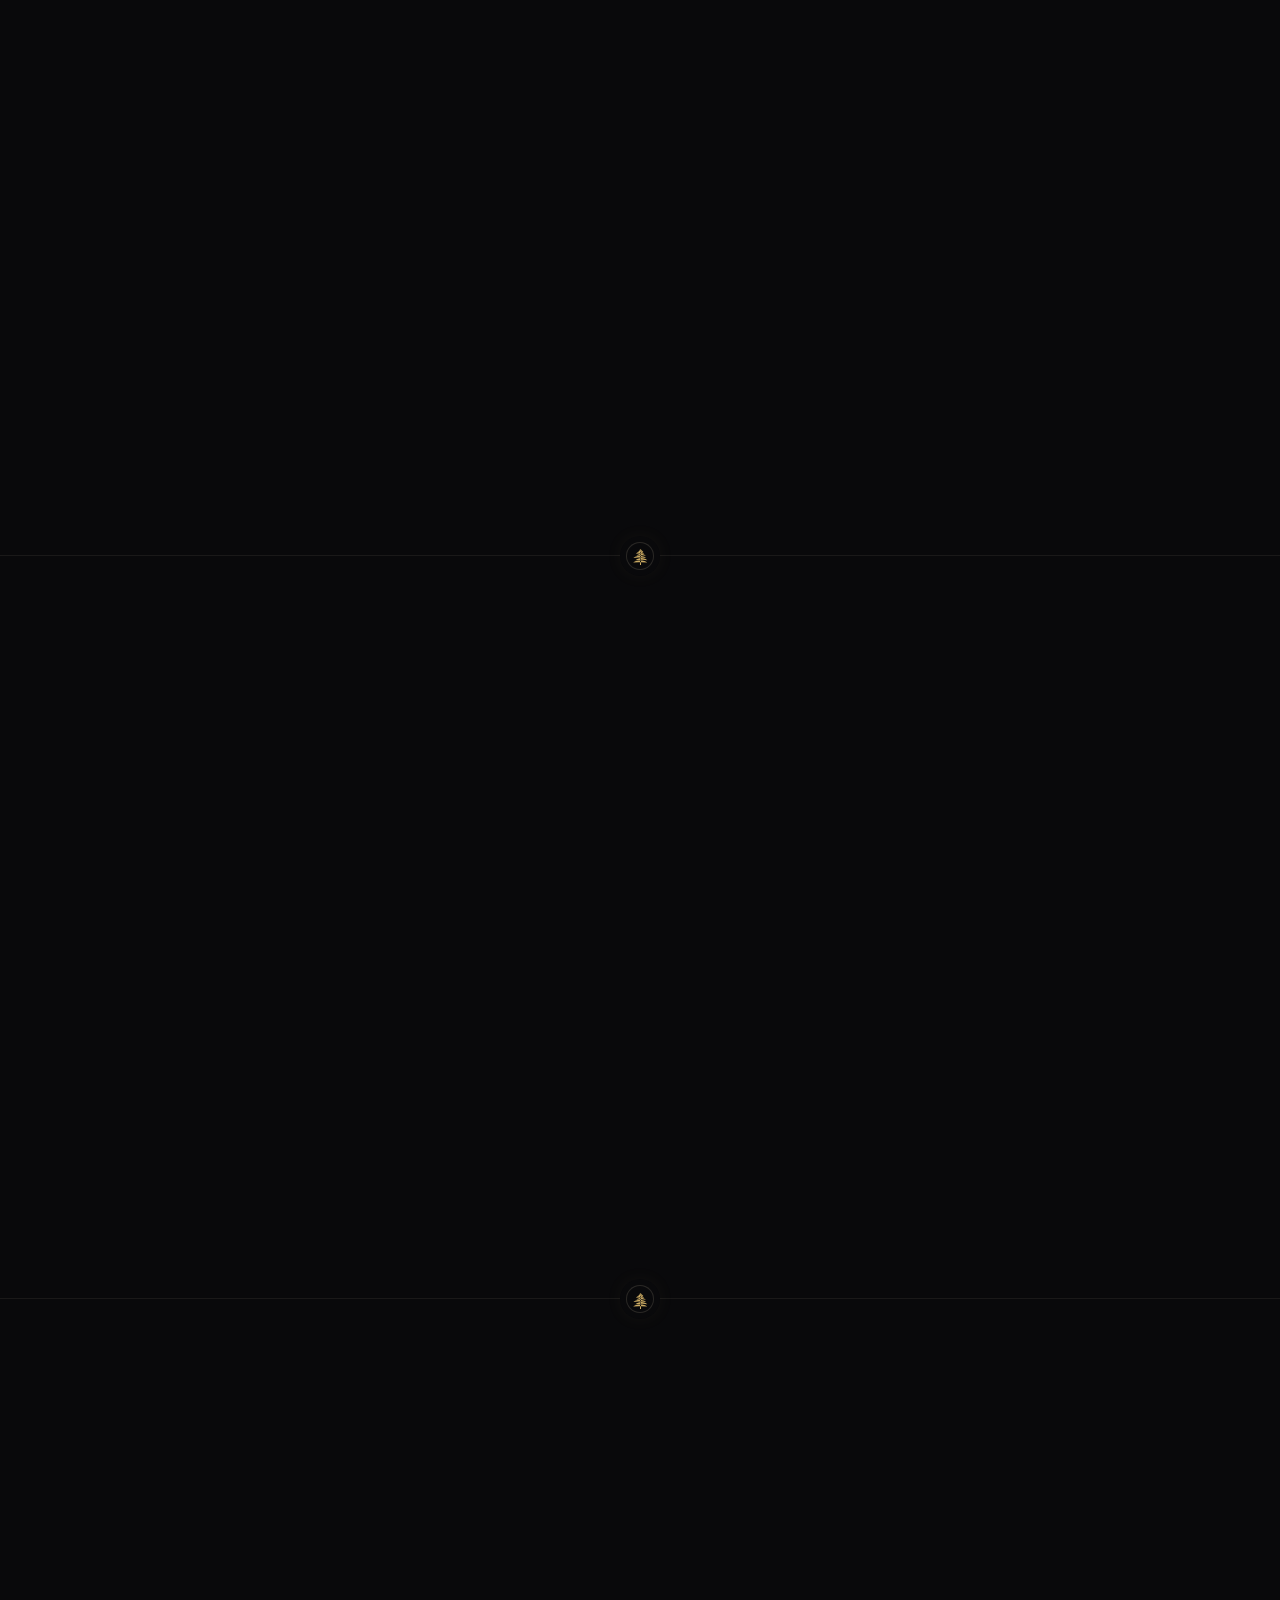
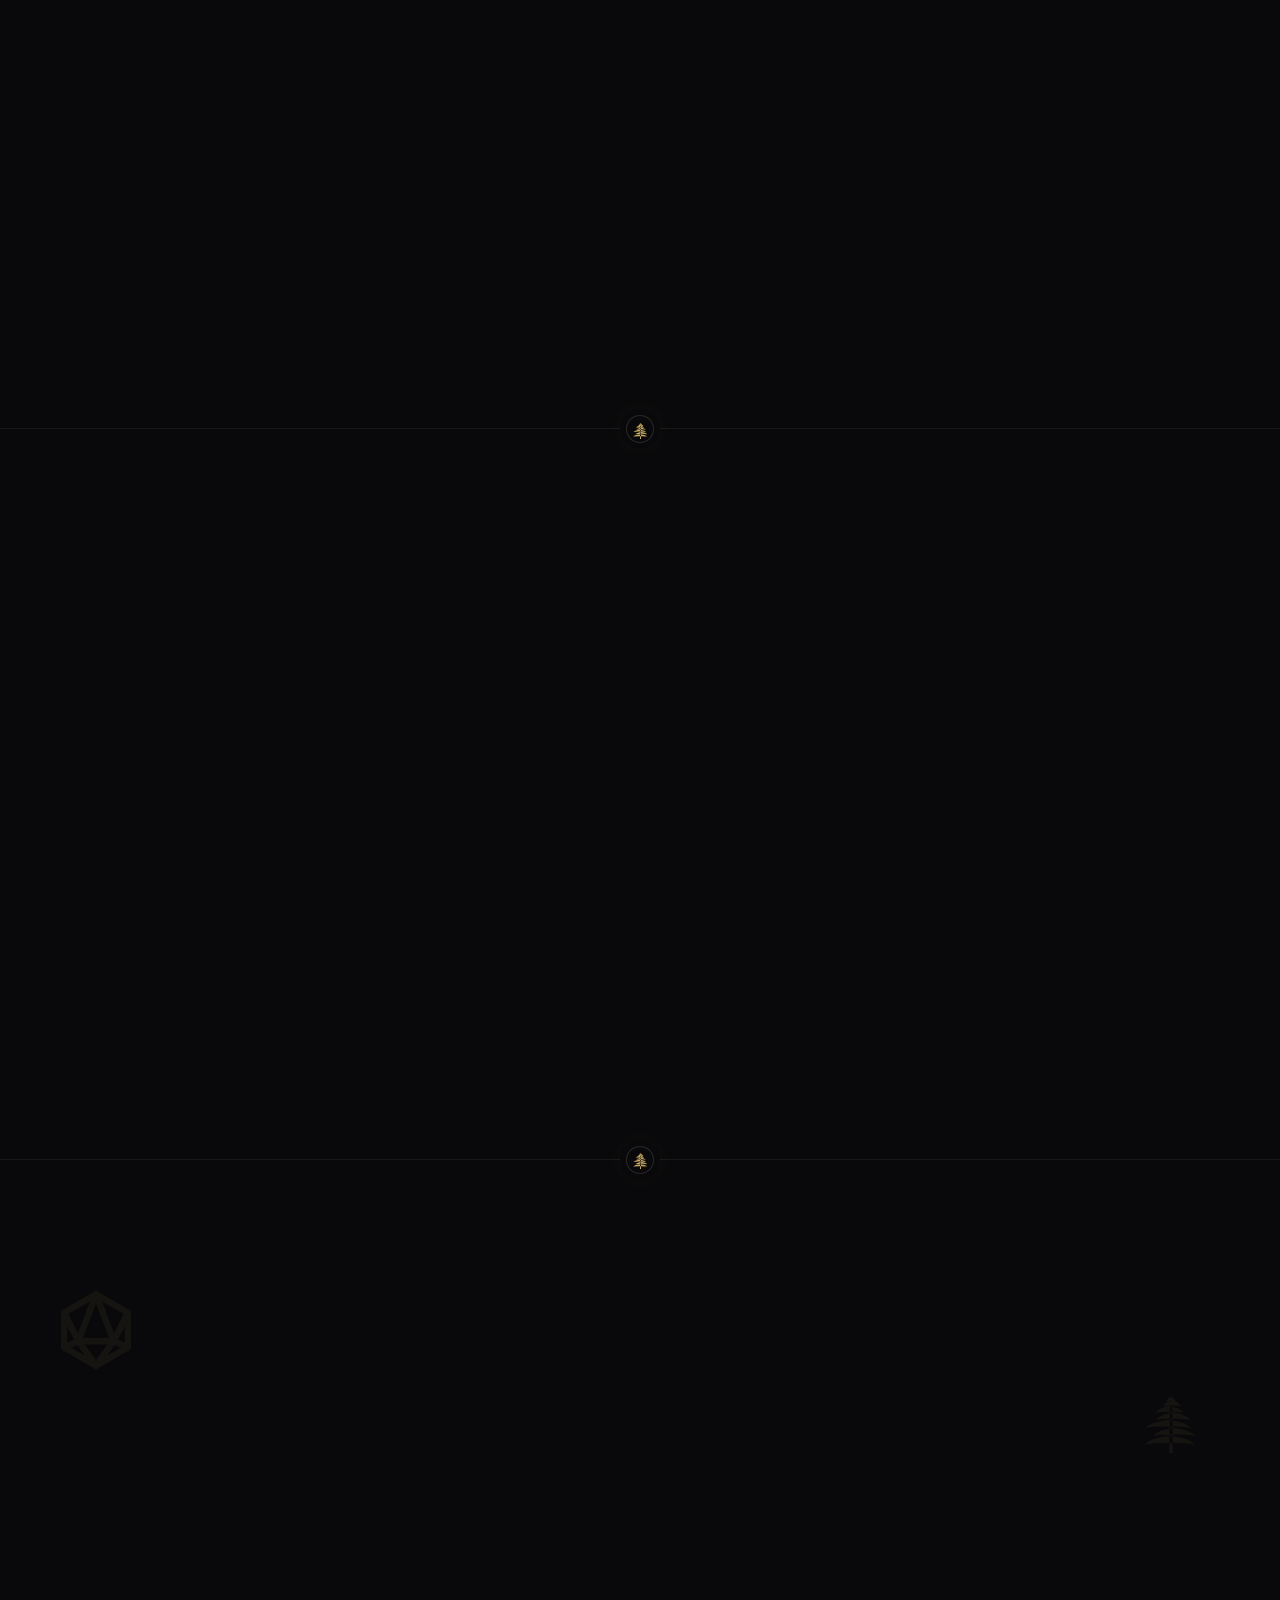
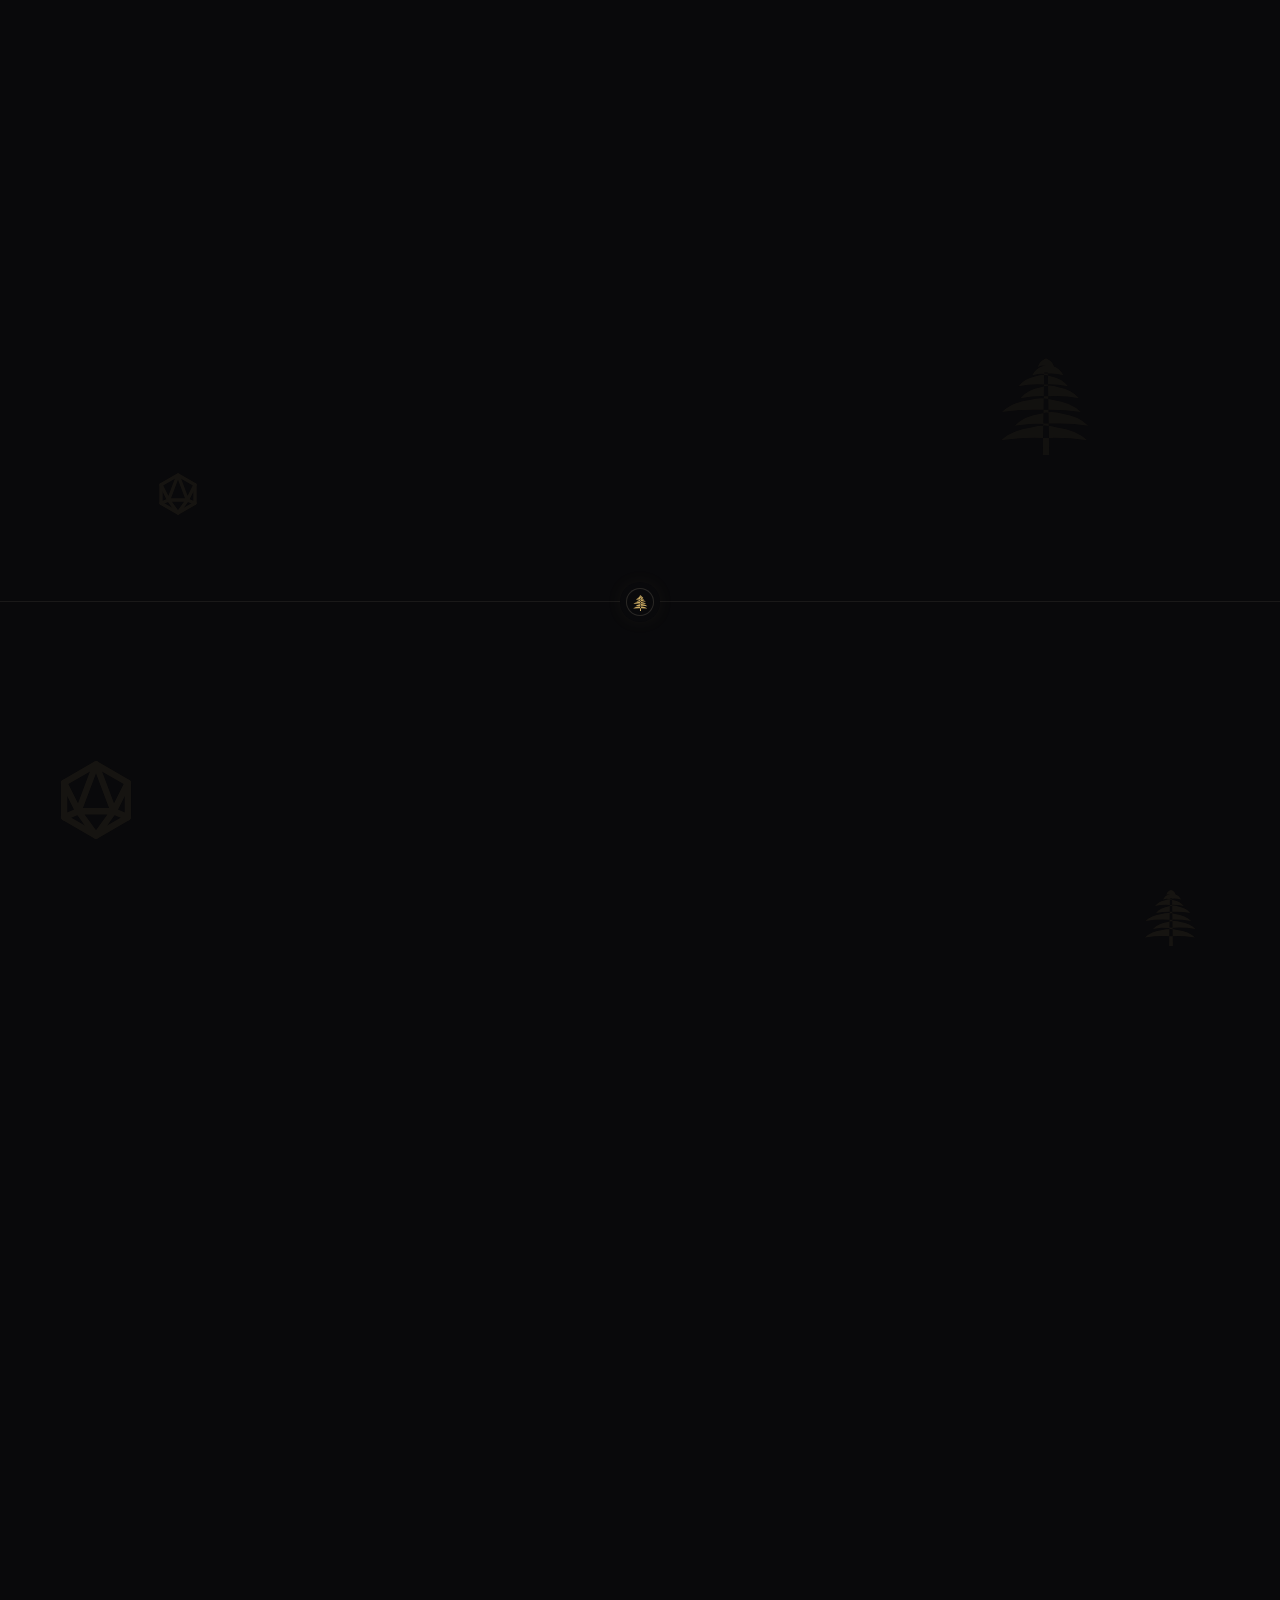
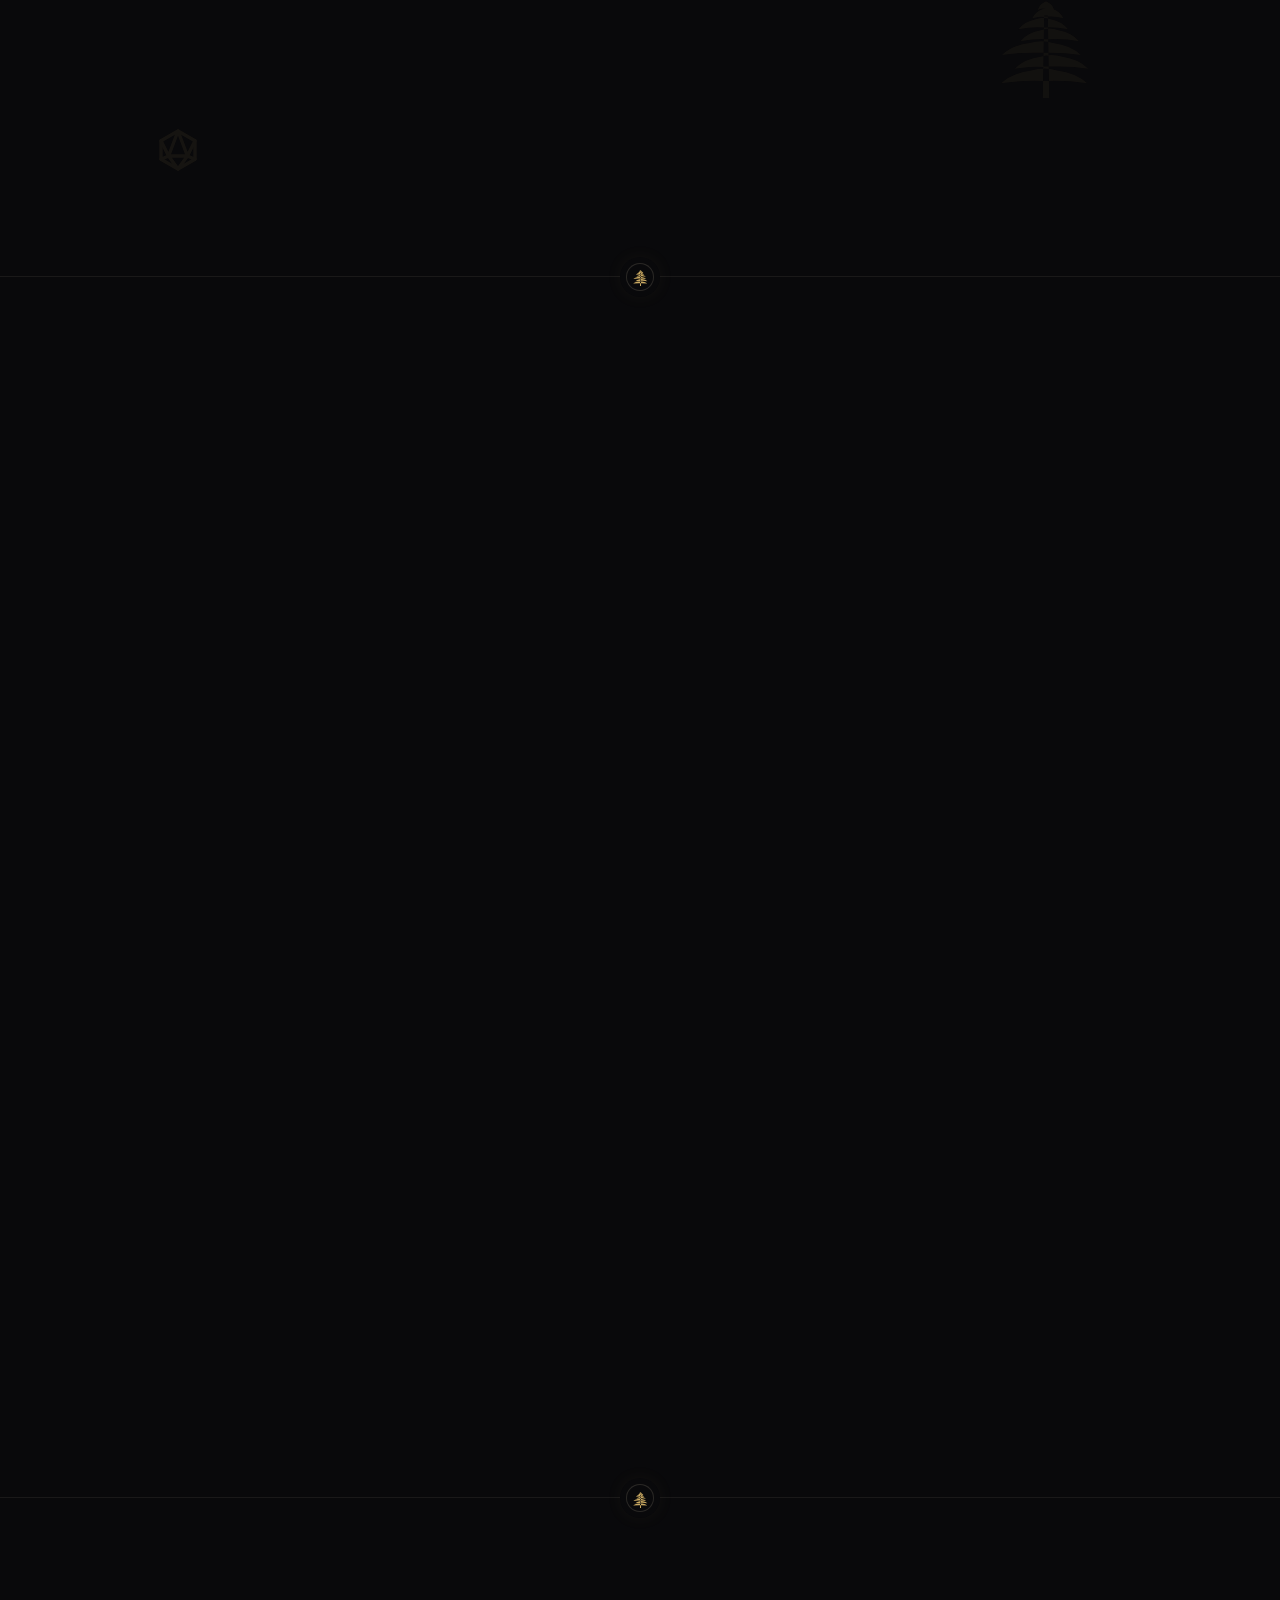
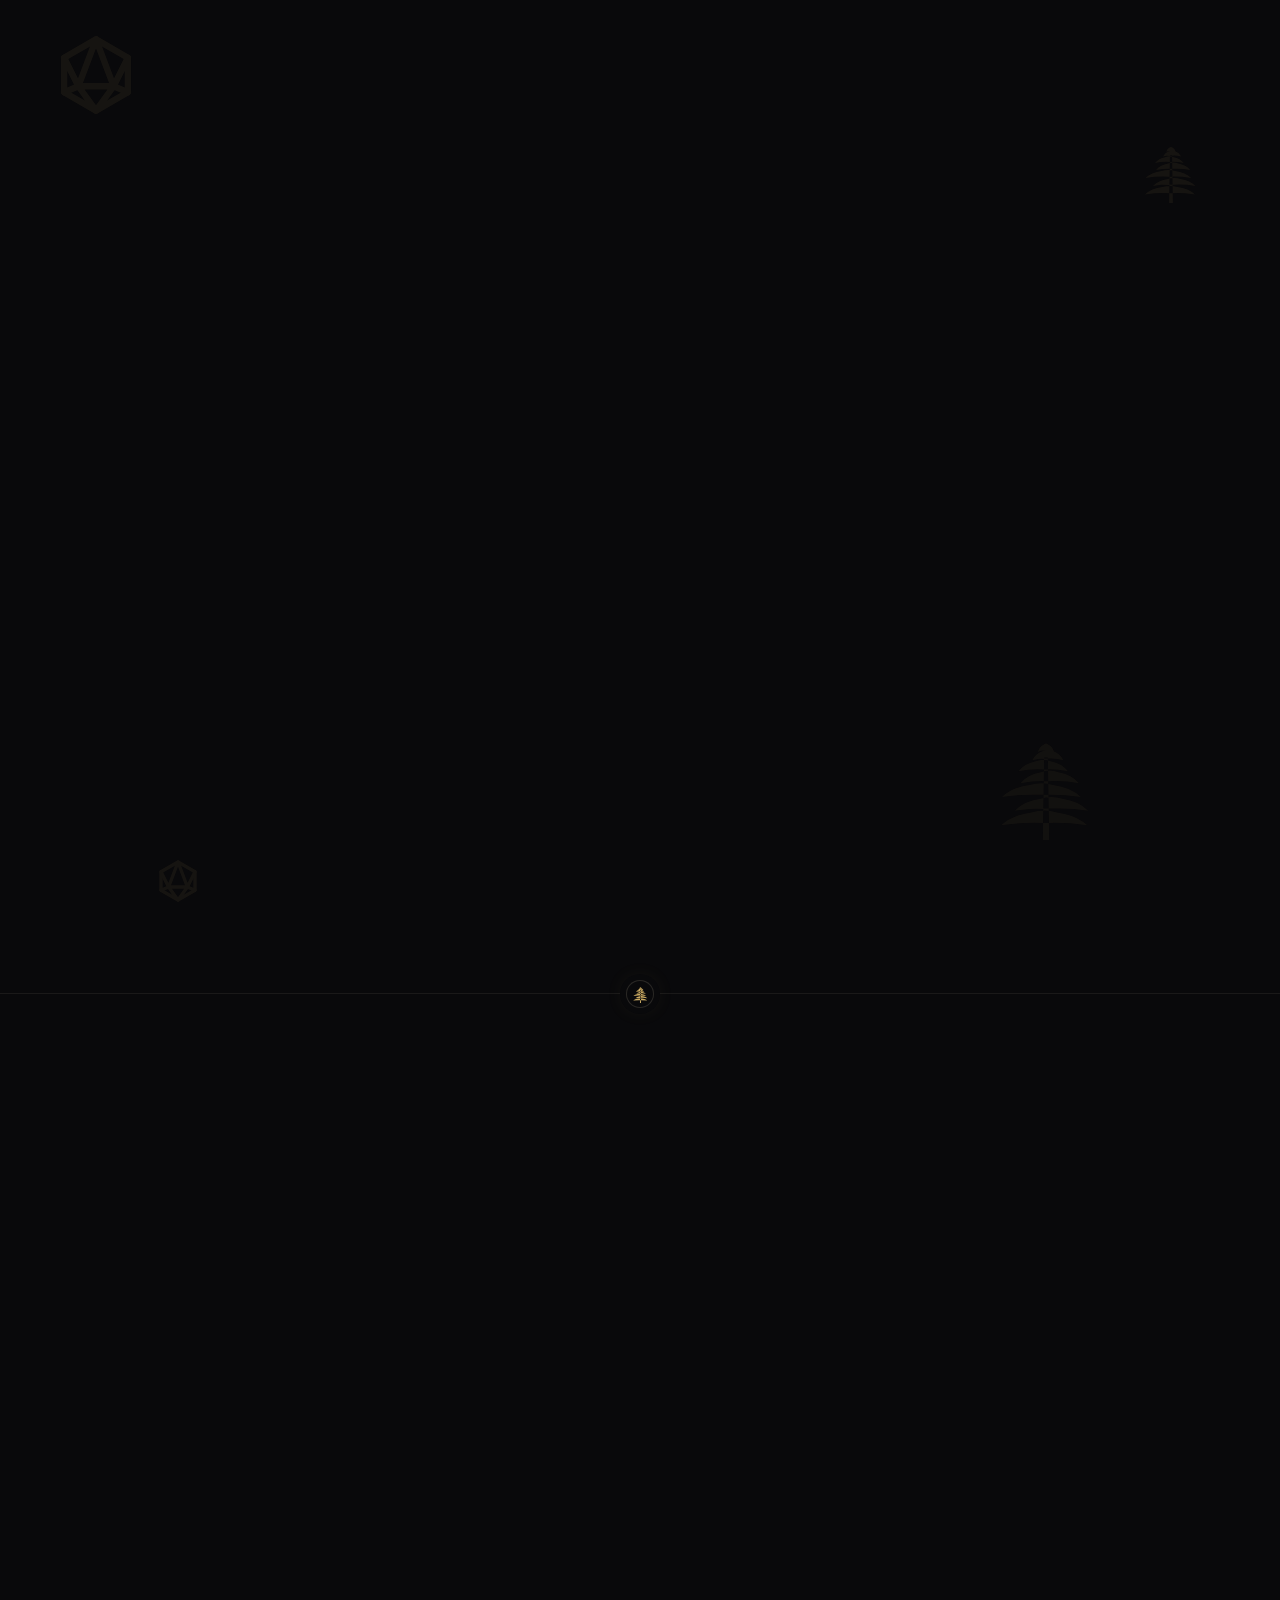
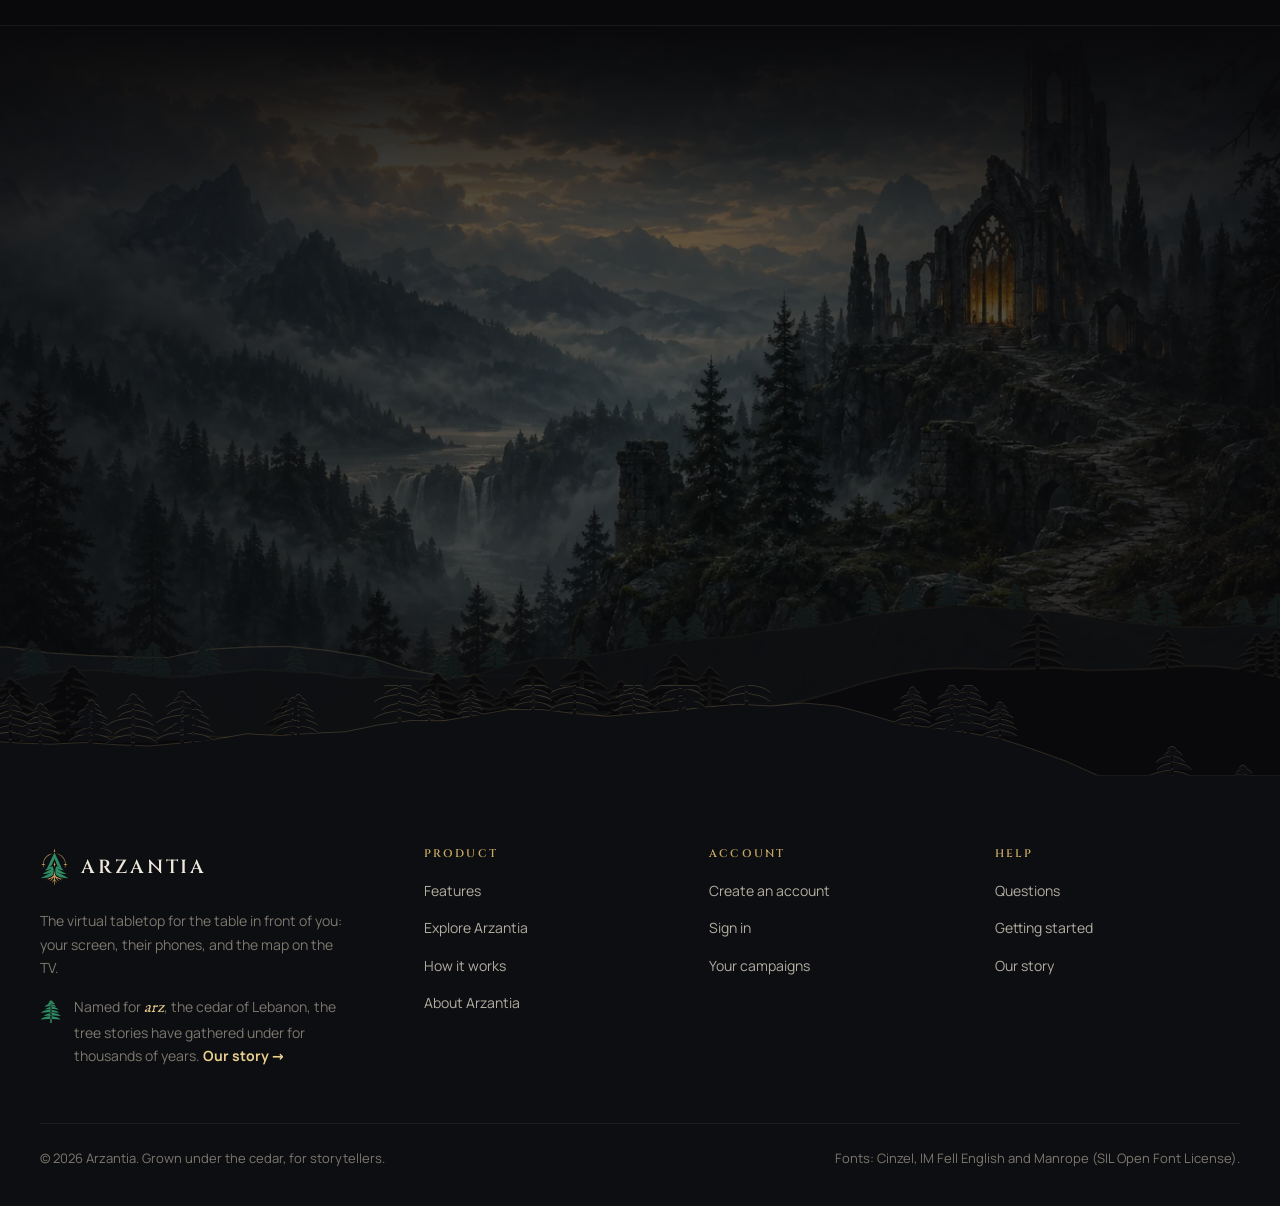
<file: features.html>
<!doctype html>
<html lang="en">
<head>
  <meta charset="utf-8">
  <meta http-equiv="Content-Security-Policy" content="default-src 'self'; script-src 'self'; style-src 'self'; img-src 'self' data:; font-src 'self'; connect-src 'self' https://*.supabase.co; form-action 'self'; base-uri 'none'; object-src 'none'">
  <meta name="viewport" content="width=device-width, initial-scale=1, viewport-fit=cover">
  <meta name="color-scheme" content="dark">
  <meta name="theme-color" content="#09090b">
  <title>Explore Arzantia: every tool at your table</title>
  <meta name="description" content="Maps and fog, tokens and conditions, combat, physical dice, the Battle Chronicle, and the players' phones and TV: a tour of Arzantia.">
  <link rel="icon" href="assets/arzantia-mark.svg" type="image/svg+xml">
  <link rel="stylesheet" href="css/site.css">
  <link rel="stylesheet" href="css/play.css">
  <script src="js/config.js" defer></script>
  <script src="js/auth.js" defer></script>
  <script src="js/site.js" defer></script>
  <script src="js/play.js" defer></script>
</head>
<body data-page="explore">
  <a class="skip" href="#main">Skip to content</a>
  <header data-nav></header>

  <main id="main">
    <section class="page-hero">
      <div class="hero-bg"></div>
      <div class="wrap">
        <span class="rv"><span class="draw-art crest" data-art="shield" aria-hidden="true"></span></span>
        <span class="eyebrow c rv">Explore the land of Arzantia</span>
        <h1 class="rv">Built for Dungeon Masters, <span class="gold-text">loved by players</span></h1>
        <p class="lede rv">A walk through the land of the cedar: the tools you'll reach for every session, from the first reveal of the map to the replay of the last blow.</p>
        <div class="cta-row rv"><a class="btn primary lg" href="signup.html">Try Arzantia<svg aria-hidden="true"><use href="#i-arrow"/></svg></a><a class="btn lg" href="#maps">Take the tour<svg aria-hidden="true"><use href="#i-arrow"/></svg></a></div>
      </div>
    </section>

    <section class="section" id="maps">
      <div class="wrap split">
        <div class="copy rv">
          <span class="eyebrow">Maps &amp; scenes</span>
          <h2>Design worlds worth exploring</h2>
          <p>Every scene keeps its map, its tokens, its fog and its notes, so switching from the tavern to the crypt takes one click.</p>
          <ul class="checks">
            <li>A scene library with previews, in a list or a grid, that you can resize and rename</li>
            <li>Set a map's real size in metres. Tokens keep their spots on the picture</li>
            <li>Turn a map a quarter at a time, for everyone at once, with undo</li>
            <li>Paint fog away by hand, and lift a scene into the 3D terrain view</li>
          </ul>
        </div>
        <div class="rv">
          <div class="frame"><div class="fogdemo"><canvas aria-label="Fog of war over a courtyard map. Drag to reveal it."></canvas></div><span class="vis-hint"><svg><use href="#i-hand"/></svg>Drag to reveal</span></div>
        </div>
      </div>
    </section>

    <section class="section line" id="move">
      <div class="wrap split flip">
        <div class="copy rv">
          <span class="eyebrow">Movement &amp; vision</span>
          <h2>Every step measured, every room earned</h2>
          <p>Drag a token and the ruler counts the metres as you go. Each token sees as far as its vision, and what it sees comes out of the fog for everyone.</p>
          <ul class="checks">
            <li>A 1.5 m grid and a ruler in metres</li>
            <li>Vision per token, from 0 to 15 m</li>
            <li>The TV and the phones see only what's been cleared</li>
          </ul>
        </div>
        <div class="rv">
          <div class="frame tall"><div class="movedemo">
                  <div class="mv-map"><canvas tabindex="0" aria-label="A dungeon under fog. Drag Brynn's token, click a square, or use the arrow keys."></canvas><span class="vis-hint"><svg><use href="#i-hand"/></svg>Drag Brynn, or click a square</span></div>
                  <div class="mv-bar"><label class="range mv-vision"><span><span>Vision</span><output>6 m</output></span><input class="rng" type="range" min="0" max="15" step="1.5" value="6"></label><button class="btn sm mv-dash" type="button" aria-pressed="false">Dash</button><button class="btn sm mv-reset" type="button"><svg aria-hidden="true"><use href="#i-undo"/></svg>Fog</button><p class="readout mv-out" aria-live="polite">Speed 9 m. Drag Brynn, or click a square.</p></div>
                </div></div>
        </div>
      </div>
    </section>

    <section class="section line" id="tokens">
      <div class="wrap split flip">
        <div class="copy rv">
          <span class="eyebrow">Tokens &amp; conditions</span>
          <h2>Bring every character to life</h2>
          <p>Characters and monsters share one sheet: portrait, HP, defence, speed, level and stats, shown in the token's card when you select it.</p>
          <ul class="checks">
            <li>Conditions glow on the token in their own colour, with rounds left on the badge</li>
            <li>Characters and the bestiary show as a list or a grid of every token</li>
            <li>Select a group and change them together: HP, conditions, visibility</li>
            <li>The card waits a moment after a drag, so it never gets in the way</li>
          </ul>
        </div>
        <div class="rv">
          <div class="frame"><div class="conddemo"><div class="big-tok">S<span class="badges"></span><span class="hpb">HP 27 / 34</span></div><div class="cond-chips" role="group" aria-label="Conditions on Soren"></div></div></div>
        </div>
      </div>
    </section>

    <section class="section line" id="combat">
      <div class="wrap split">
        <div class="copy rv">
          <span class="eyebrow">Combat</span>
          <h2>Turns that keep the table leaning in</h2>
          <p>Roll initiative and the order builds itself. One button moves the fight along, and the map brings whoever is up into view.</p>
          <ul class="checks">
            <li>Whose turn it is, and who's next, in big clear type</li>
            <li>Encounters built from your bestiary, dropped on the map together</li>
            <li>Free move for setting the scene, End battle when it's done</li>
          </ul>
        </div>
        <div class="rv">
          <div class="frame">
            <div class="combatdemo">
              <div class="cd-head"><div><b data-up>Brynn is up</b><br><small data-round>Round 1</small></div><small>Next: <span data-who></span></small></div>
              <ul class="cd-list" aria-live="polite"></ul>
              <div class="cd-turn"><button class="btn" type="button" data-prev aria-label="Previous turn"><svg aria-hidden="true"><use href="#i-undo"/></svg></button><button class="btn primary" type="button" data-next>Next turn <kbd>N</kbd></button></div>
            </div>
          </div>
        </div>
      </div>
    </section>

    <section class="section line" id="chronicle">
      <div class="wrap split flip">
        <div class="copy rv">
          <span class="eyebrow">Battle Chronicle</span>
          <h2>Every turn, remembered</h2>
          <p>Arzantia records each move, hit, roll and correction as the battle happens. Step back to any turn to see where everyone started, without touching the live table.</p>
          <ul class="checks">
            <li>See any turn before or after it happened, with movement arrows</li>
            <li>Narrate a moment and show it as a caption on phones and the TV</li>
            <li>Finished battles stay available, and export as a file</li>
          </ul>
        </div>
        <div class="rv">
          <div class="frame chron">
            <div class="chron-h"><b>Round 3 · Kael</b><span class="seg"><span>Before</span><span class="on">After</span></span></div>
            <ol class="chron-list">
              <li><i class="cblue">K</i><div><b>Kael moved 6 m</b><small>From the well to the chapel steps</small></div></li>
              <li><i class="cblue">K</i><div><b>Fire Bolt hits the Ogre</b><small>d20 + 5 = 19 against defence 14 · 9 damage</small></div></li>
              <li class="narr"><i><svg aria-hidden="true"><use href="#i-feather"/></svg></i><div><b>"The bolt cracks the old stone above the beast."</b><small>Shown on phones and the TV</small></div></li>
              <li><i class="cred">O</i><div><b>The Ogre is Frightened</b><small>2 rounds</small></div></li>
            </ol>
            <div class="chron-f"><span class="btn sm"><svg aria-hidden="true"><use href="#i-replay"/></svg>Return to live</span></div>
          </div>
        </div>
      </div>
    </section>

    <section class="section line" id="dice">
      <div class="wrap split">
        <div class="copy rv">
          <span class="eyebrow">Dice</span>
          <h2>Dice with weight to them</h2>
          <p>The dice in Arzantia tumble in 3D with real physics, and the face that lands is the result. Press R on the map and throw.</p>
          <ul class="checks">
            <li>d4 to d20, up to four dice and modifiers in one throw</li>
            <li>Relaxed, Steady or Quick throws, with sounds from real contacts</li>
            <li>Saved rolls for the attacks you make every turn</li>
          </ul>
        </div>
        <div class="rv">
          <div class="frame">
            <div class="dicedemo">
              <div class="die-stage">
                <button class="die" type="button" aria-label="Roll the die"><span class="face"><svg viewBox="0 0 150 150" aria-hidden="true"><defs><linearGradient id="dg2" x1="0" y1="0" x2="1" y2="1"><stop offset="0" stop-color="#f1dca6"/><stop offset=".55" stop-color="#c9a962"/><stop offset="1" stop-color="#7a6128"/></linearGradient></defs><path d="" fill="url(#dg2)" stroke="#f6e7bf" stroke-width="2" stroke-linejoin="round"/></svg><span class="n">20</span></span></button>
                <p class="die-out" aria-live="polite">Tap the die to roll a d20</p>
              </div>
              <div><div class="dice-hist" aria-label="Last rolls"></div>
                <div class="dice-pick" role="group" aria-label="Choose a die"><button type="button" data-d="4" aria-pressed="false">d4</button><button type="button" data-d="6" aria-pressed="false">d6</button><button type="button" data-d="8" aria-pressed="false">d8</button><button type="button" data-d="10" aria-pressed="false">d10</button><button type="button" data-d="12" aria-pressed="false">d12</button><button type="button" data-d="20" aria-pressed="true">d20</button></div></div>
            </div>
          </div>
        </div>
      </div>
    </section>

    <section class="section line" id="room">
      <div class="wrap split flip">
        <div class="copy rv">
          <span class="eyebrow">Phones &amp; TV</span>
          <h2>The whole room, in the game</h2>
          <p>Players join by scanning the code on the TV or opening your invite link. Their phone becomes their character, and the TV shows the battle to everyone.</p>
          <ul class="checks">
            <li>See who's at the table from the "online" chip in the header</li>
            <li>The TV shows the map, the turn order and party health, never what's hidden</li>
            <li>Shared rolls on the TV, and secret rolls kept secret</li>
          </ul>
        </div>
        <div class="rv">
          <div class="frame">
            <div class="roomdemo">
              <div class="tv"><span class="tv-turn">Kael is up</span><span class="tv-qr"></span></div>
              <div class="mini-phone a cblue"><span class="f">K</span><b>Kael</b><span class="l g"></span><span class="l s"></span><span class="btnx"></span></div>
              <div class="mini-phone b cgreen"><span class="f">M</span><b>Mira</b><span class="l g"></span><span class="l s"></span><span class="btnx"></span></div>
              <div class="joined" aria-live="polite"><span class="cblue"><i>K</i>Sam joined as Kael<em></em></span><span class="cgreen"><i>M</i>Lea joined as Mira<em></em></span></div>
            </div>
          </div>
        </div>
      </div>
    </section>

    <!-- ═══ map maker ═══ -->
    <section class="section line" id="forge">
      <div class="deco" aria-hidden="true"><svg><use href="#i-d20"/></svg><svg><use href="#i-cedar"/></svg><svg><use href="#i-d20"/></svg><svg><use href="#i-cedar"/></svg></div>
      <div class="wrap">
        <div class="play-head">
          <div class="head rv"><span class="eyebrow">Map maker</span><h2>A fresh map before anyone notices</h2><p class="lede">Pick a place, set how busy it is, and Arzantia draws it on the grid in seconds. Same seed, same map, every time.</p></div>
          <ul class="checks rv"><li>Dungeons, caves, forests, taverns and ruins</li><li>The grid is exact, so tokens and the ruler line up</li><li>Torches, hearths and campfires light the scene</li></ul>
        </div>
        <div class="play gendemo rv">
          <div class="gd-canvas"><canvas aria-label="A battle map drawn by the map maker"></canvas><span class="gd-seed"></span></div>
          <div class="gd-side">
            <div class="grp"><span class="ctl-label">Place</span><div class="seg-btns gd-types" role="group" aria-label="Kind of map"></div></div>
            <label class="range"><span><span data-l="1">Room density</span></span><input class="rng" type="range" data-k="1" min="0.1" max="1" step="0.05" value="0.55"></label>
            <label class="range gd-k2"><span><span>Corridor width</span></span><input class="rng" type="range" data-k="2" min="1" max="3" step="1" value="1"></label>
            <label class="range"><span><span data-l="3">Clutter</span></span><input class="rng" type="range" data-k="3" min="0" max="1" step="0.05" value="0.45"></label>
            <button class="btn primary gd-roll" type="button"><svg aria-hidden="true"><use href="#i-dice"/></svg>Roll a new map</button>
            <p class="gd-note">It's drawn right here on the page, with no network and no AI model, the same way the app draws it.</p>
          </div>
        </div>
      </div>
    </section>

    <!-- ═══ marks ═══ -->
    <section class="section line" id="battlefield">
      <div class="deco" aria-hidden="true"><svg><use href="#i-d20"/></svg><svg><use href="#i-cedar"/></svg><svg><use href="#i-d20"/></svg><svg><use href="#i-cedar"/></svg></div>
      <div class="wrap">
        <div class="play-head">
          <div class="head rv"><span class="eyebrow">Marks on the map</span><h2>Paint the battlefield</h2><p class="lede">Fire, frost, poison gas, a wall of lightning. Lay a spell's area on the map in its true shape and size, and see at once who's caught in it.</p></div>
          <ul class="checks rv"><li>Thirteen marks, each with its own look and motion</li><li>Circles, cones, walls and squares, measured in metres</li><li>A cone is as wide at its end as it is long, as the rules say</li></ul>
        </div>
        <div class="play markdemo rv">
          <div class="md-top md-kinds" role="group" aria-label="Mark"></div>
          <div class="md-map"><canvas tabindex="0" aria-label="A courtyard battle map with Kael, Brynn and their foes. Click to place the chosen mark; Enter places it in the middle."></canvas><span class="vis-hint"><svg><use href="#i-hand"/></svg>Click the map to place it</span></div>
          <div class="md-bot">
            <div class="seg-btns md-shapes" role="group" aria-label="Shape"></div>
            <label class="range md-size"><span><span>Size</span><output>3 m radius</output></span><input class="rng" type="range" min="1.5" max="12" step="1.5" value="3"></label>
            <p class="readout md-out" aria-live="polite"></p>
            <button class="btn sm md-clear" type="button"><svg aria-hidden="true"><use href="#i-undo"/></svg>Clear</button>
          </div>
        </div>
      </div>
    </section>

    <!-- ═══ the fight ═══ -->
    <section class="section line" id="fight">
      <div class="wrap">
        <div class="head center rv"><span class="draw-art crest" data-art="sword" aria-hidden="true"></span><span class="eyebrow c">The fight</span><h2>Every blow, played out</h2><span class="orn" aria-hidden="true"><svg><use href="#i-d20"/></svg></span><p class="lede">An attack asks first: did it hit? Then the blow plays on the map, the TV and the phones, and a fallen hero gets their death saves.</p></div>
        <div class="duo">
          <div class="play rv">
            <div class="duo-h"><h3>The strike</h3><p>Brynn faces an Ogre with defence 14. Choose how she attacks.</p></div>
            <div class="strikedemo">
              <div class="sk-stage"><canvas></canvas><span class="sk-name">Blackbriar Courtyard</span><span class="sk-tok sk-me" aria-hidden="true">B</span><span class="sk-tok sk-foe" aria-hidden="true">O</span><div class="sk-hpw"><small><span>The Ogre</span><span class="sk-hpn">59 / 59</span></small><span class="sk-hp"></span></div></div>
              <div class="sk-atks" role="group" aria-label="Attacks"></div>
              <div class="sk-foot"><p class="sk-roll" aria-live="polite"><span class="sk-d20">20</span><span>Choose an attack. The Ogre has defence 14.</span></p><button class="btn sm sk-again" type="button" hidden><svg aria-hidden="true"><use href="#i-undo"/></svg>Fight again</button></div>
              <ol class="sk-log"></ol>
            </div>
          </div>
          <div class="play rv">
            <div class="duo-h"><h3>Down is not dead</h3><p>At 0 HP a hero falls, and the death saves begin.</p></div>
            <div class="deathdemo">
              <div class="dd-body"><span class="dd-tok" data-state="down" aria-hidden="true">M</span><div class="dd-who"><b>Mira</b><small class="dd-hp">0 / 27 HP</small><br><span class="dd-state">Down</span></div></div>
              <div class="dd-saves"><div class="rows"><div class="dd-s"><span>Successes</span><i></i><i></i><i></i></div><div class="dd-f"><span>Failures</span><i></i><i></i><i></i></div></div><span class="dd-die" aria-hidden="true">&ndash;</span></div>
              <p class="readout dd-out" aria-live="polite"></p>
              <div class="dd-acts"><button class="btn primary dd-roll" type="button"><svg aria-hidden="true"><use href="#i-d20"/></svg>Roll death save</button><button class="btn dd-heal" type="button"><svg aria-hidden="true"><use href="#i-heart"/></svg>Heal 5 HP</button><button class="btn ghost dd-reset" type="button"><svg aria-hidden="true"><use href="#i-undo"/></svg>Start again</button></div>
            </div>
          </div>
        </div>
      </div>
    </section>

    <!-- ═══ bestiary ═══ -->
    <section class="section line" id="bestiary">
      <div class="deco" aria-hidden="true"><svg><use href="#i-d20"/></svg><svg><use href="#i-cedar"/></svg><svg><use href="#i-d20"/></svg><svg><use href="#i-cedar"/></svg></div>
      <div class="wrap">
        <div class="play-head">
          <div class="head rv"><span class="eyebrow">Bestiary &amp; encounters</span><h2>Build the fight in a few clicks</h2><p class="lede">Flip a card for its stats, add a few to the encounter, and drop the whole group onto the map together.</p></div>
          <ul class="checks rv"><li>Your creatures as a list or a grid of tokens</li><li>HP, defence, speed and attacks on every card</li><li>The AI can draft a new creature for you to approve</li></ul>
        </div>
        <div class="bestdemo rv">
          <div class="seg-btns bd-filter" role="group" aria-label="Show"></div>
          <div class="bd-grid"></div>
          <aside class="play bd-tray" aria-label="The encounter">
            <h3>Encounter <span class="bd-sum"></span></h3>
            <ul class="bd-list"></ul>
            <div class="bd-map"></div>
            <button class="btn primary bd-drop" type="button"><svg aria-hidden="true"><use href="#i-map"/></svg>Drop on the map</button>
          </aside>
        </div>
      </div>
    </section>

    <section class="section line tight">
      <div class="wrap">
        <div class="head center rv"><span class="draw-art crest" data-art="book" aria-hidden="true"></span><span class="eyebrow c">And the rest of the toolbox</span><h2>Small things that add up</h2></div>
        <div class="grid-cards" data-stagger>
          <article class="card"><span class="ico"><svg aria-hidden="true"><use href="#i-feather"/></svg></span><h3>Notes</h3><p>A notebook with Write and Read modes, kept with the campaign.</p></article>
          <article class="card"><span class="ico"><svg aria-hidden="true"><use href="#i-flag"/></svg></span><h3>Quests</h3><p>A journal of quests and their progress, so the story holds together.</p></article>
          <article class="card"><span class="ico"><svg aria-hidden="true"><use href="#i-undo"/></svg></span><h3>Undo &amp; redo</h3><p>Moves, map changes and token edits all step back cleanly.</p></article>
        </div>
      </div>
    </section>

    <section class="band">
      <div class="wrap">
<div class="d20-wrap rv"><canvas class="d20-3d" tabindex="0" aria-label="A golden d20. Drag to spin it, tap or press Enter to roll it."></canvas><span class="d20-out" aria-live="polite">Tap to roll</span></div>
        <span class="eyebrow c rv">Under the branches</span>
        <h2 class="rv">Bring Arzantia to your table</h2>
        <p class="lede rv">Create your account and we'll walk you through your first campaign.</p>
        <div class="cta-row rv"><a class="btn primary lg" href="signup.html">Try Arzantia<svg aria-hidden="true"><use href="#i-arrow"/></svg></a><a class="btn lg" href="signin.html">Sign in</a></div>
      </div>
    </section>
  </main>
  <footer data-foot></footer>
</body>
</html>
</file>
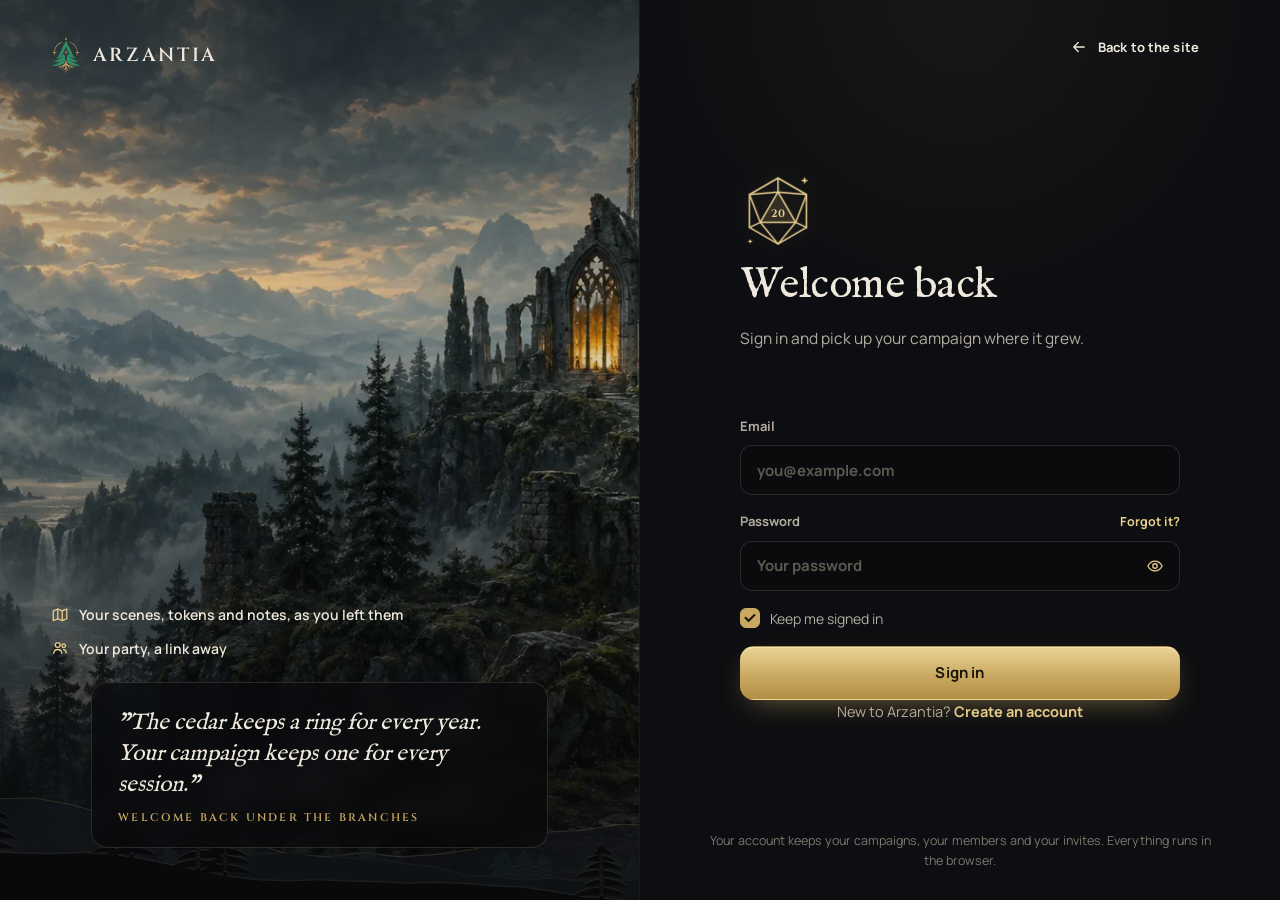
<file: signin.html>
<!doctype html>
<html lang="en">
<head>
  <meta charset="utf-8">
  <meta http-equiv="Content-Security-Policy" content="default-src 'self'; script-src 'self'; style-src 'self'; img-src 'self' data:; font-src 'self'; connect-src 'self' https://*.supabase.co; form-action 'self'; base-uri 'none'; object-src 'none'">
  <meta name="viewport" content="width=device-width, initial-scale=1, viewport-fit=cover">
  <meta name="color-scheme" content="dark">
  <meta name="theme-color" content="#09090b">
  <meta name="referrer" content="strict-origin">
  <title>Sign in · Arzantia</title>
  <link rel="icon" href="assets/arzantia-mark.svg" type="image/svg+xml">
  <link rel="stylesheet" href="css/site.css">
  <link rel="stylesheet" href="css/auth.css">
  <script src="js/config.js" defer></script>
  <script src="js/auth.js" defer></script>
  <script src="js/site.js" defer></script>
  <script src="js/account.js" defer></script>
</head>
<body data-page="signin">
  <main class="auth">
    <aside class="auth-art">
      <a class="brand" href="index.html" aria-label="Arzantia, home"><img src="assets/arzantia-mark-dark.svg" alt="" width="30" height="38"><span>Arzantia</span></a>
      <div>
        <ul class="art-points">
          <li><svg aria-hidden="true"><use href="#i-map"/></svg>Your scenes, tokens and notes, as you left them</li>
          <li><svg aria-hidden="true"><use href="#i-users"/></svg>Your party, a link away</li>
        </ul>
        <figure class="quote"><p>"The cedar keeps a ring for every year. Your campaign keeps one for every session."</p><span>Welcome back under the branches</span></figure>
      </div>
    </aside>

    <section class="auth-side">
      <div class="auth-top">
        <a class="brand" href="index.html" aria-label="Arzantia, home"><img src="assets/arzantia-mark-dark.svg" alt="" width="26" height="34"><span>Arzantia</span></a>
        <a class="btn ghost sm" href="index.html"><svg aria-hidden="true"><use href="#i-arrow"/></svg>Back to the site</a>
      </div>

      <div class="auth-form">
        <!-- sign in -->
        <div class="view" id="v-in">
          <div class="head"><span class="draw-art crest" data-art="d20" aria-hidden="true"></span><h1>Welcome back</h1><p class="lede">Sign in and pick up your campaign where it grew.</p></div>
          <form class="form" id="f-in" novalidate>
            <div class="form-alert" role="alert" hidden></div>
            <label class="field"><span>Email</span><span class="input"><input type="email" name="email" autocomplete="username" required maxlength="120" placeholder="you@example.com" inputmode="email"></span></label>
            <label class="field"><span>Password<button type="button" data-go="forgot">Forgot it?</button></span>
              <span class="input pw"><input type="password" name="password" autocomplete="current-password" required minlength="6" maxlength="128" placeholder="Your password"><button type="button" class="peek" aria-label="Show the password" aria-pressed="false"><svg aria-hidden="true"><use href="#i-eye"/></svg></button></span></label>
            <div class="row-between"><label class="check"><input type="checkbox" name="remember" checked>Keep me signed in</label></div>
            <button class="btn primary lg wide" type="submit">Sign in</button>
          </form>
          <p class="alt">New to Arzantia? <a href="signup.html" data-keep-next>Create an account</a></p>
        </div>

        <!-- a lost password -->
        <div class="view" id="v-forgot" hidden>
          <div class="head"><h1>Forgot your password?</h1><p class="lede">Enter your email and we'll send you a link to choose a new one.</p></div>
          <form class="form" id="f-forgot" novalidate>
            <div class="form-alert" role="alert" hidden></div>
            <label class="field"><span>Email</span><span class="input"><input type="email" name="email" autocomplete="username" required maxlength="120" placeholder="you@example.com"></span></label>
            <button class="btn primary lg wide" type="submit">Send the link</button>
          </form>
          <p class="alt"><button type="button" data-go="in">Back to sign in</button></p>
        </div>

        <!-- after a link was sent -->
        <div class="view sent" id="v-sent" hidden>
          <span class="seal"><svg aria-hidden="true"><use href="#i-mail"/></svg></span>
          <div class="head"><h1>Check your email</h1><p class="lede" id="sent-text">If an account exists for that address, a link is on its way. Open it on this device.</p></div>
          <button class="btn" type="button" data-go="in">Back to sign in</button>
        </div>

        <!-- a recovery link landed here -->
        <div class="view" id="v-reset" hidden>
          <div class="head"><h1>Choose a new password</h1><p class="lede">At least 10 characters. You'll stay signed in on this device.</p></div>
          <form class="form" id="f-reset" novalidate>
            <div class="form-alert" role="alert" hidden></div>
            <label class="field"><span>New password</span><span class="input pw"><input type="password" name="password" autocomplete="new-password" required minlength="10" maxlength="128"><button type="button" class="peek" aria-label="Show the password" aria-pressed="false"><svg aria-hidden="true"><use href="#i-eye"/></svg></button></span></label>
            <button class="btn primary lg wide" type="submit">Save the password</button>
          </form>
        </div>
      </div>

      <p class="auth-foot">Your account keeps your campaigns, your members and your invites. Everything runs in the browser.</p>
    </section>
  </main>
</body>
</html>
</file>
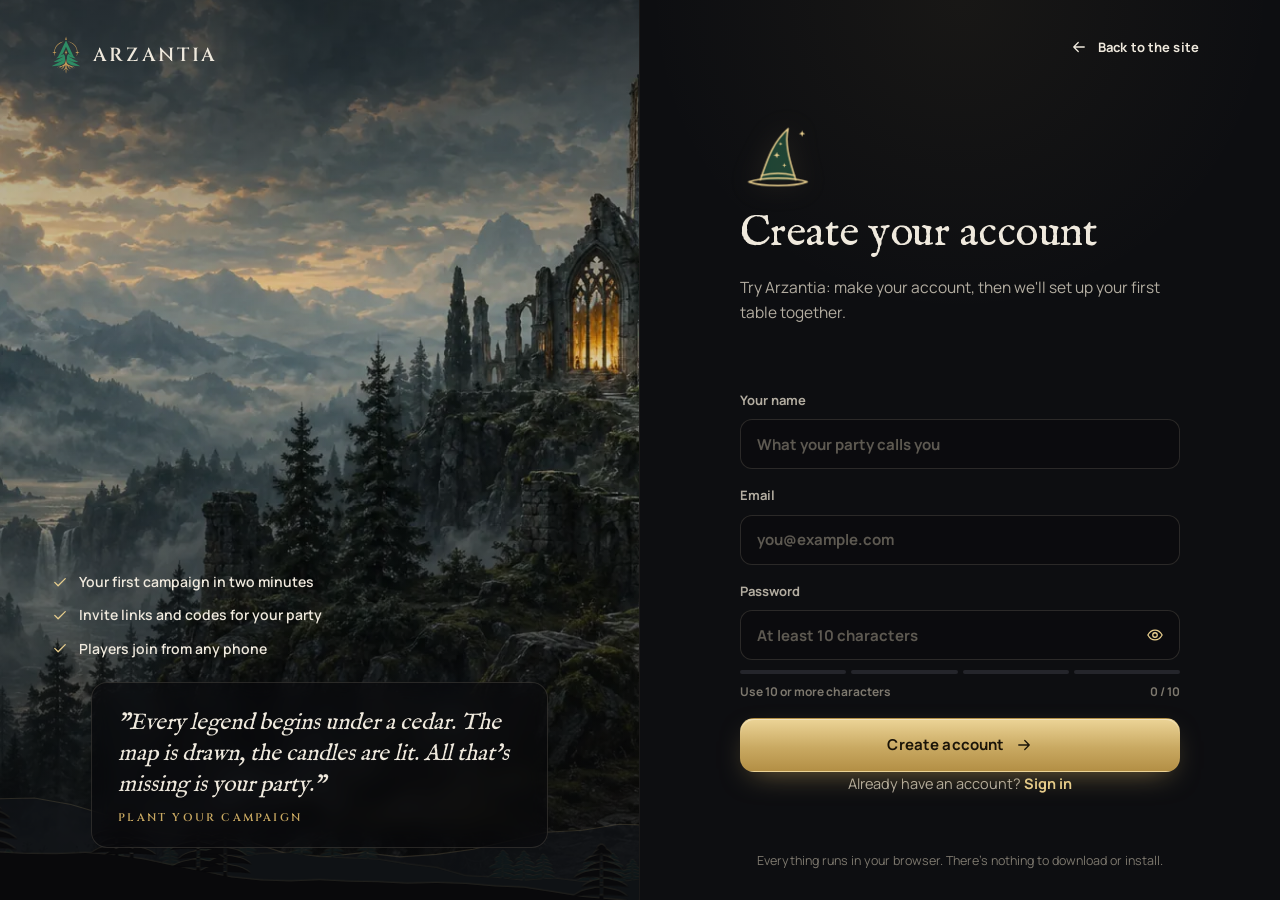
<file: signup.html>
<!doctype html>
<html lang="en">
<head>
  <meta charset="utf-8">
  <meta http-equiv="Content-Security-Policy" content="default-src 'self'; script-src 'self'; style-src 'self'; img-src 'self' data:; font-src 'self'; connect-src 'self' https://*.supabase.co; form-action 'self'; base-uri 'none'; object-src 'none'">
  <meta name="viewport" content="width=device-width, initial-scale=1, viewport-fit=cover">
  <meta name="color-scheme" content="dark">
  <meta name="theme-color" content="#09090b">
  <meta name="referrer" content="strict-origin">
  <title>Create your account · Arzantia</title>
  <link rel="icon" href="assets/arzantia-mark.svg" type="image/svg+xml">
  <link rel="stylesheet" href="css/site.css">
  <link rel="stylesheet" href="css/auth.css">
  <script src="js/config.js" defer></script>
  <script src="js/auth.js" defer></script>
  <script src="js/site.js" defer></script>
  <script src="js/account.js" defer></script>
</head>
<body data-page="signup">
  <main class="auth">
    <aside class="auth-art">
      <a class="brand" href="index.html" aria-label="Arzantia, home"><img src="assets/arzantia-mark-dark.svg" alt="" width="30" height="38"><span>Arzantia</span></a>
      <div>
        <ul class="art-points">
          <li><svg aria-hidden="true"><use href="#i-check"/></svg>Your first campaign in two minutes</li>
          <li><svg aria-hidden="true"><use href="#i-check"/></svg>Invite links and codes for your party</li>
          <li><svg aria-hidden="true"><use href="#i-check"/></svg>Players join from any phone</li>
        </ul>
        <figure class="quote"><p>"Every legend begins under a cedar. The map is drawn, the candles are lit. All that's missing is your party."</p><span>Plant your campaign</span></figure>
      </div>
    </aside>

    <section class="auth-side">
      <div class="auth-top">
        <a class="brand" href="index.html" aria-label="Arzantia, home"><img src="assets/arzantia-mark-dark.svg" alt="" width="26" height="34"><span>Arzantia</span></a>
        <a class="btn ghost sm" href="index.html"><svg aria-hidden="true"><use href="#i-arrow"/></svg>Back to the site</a>
      </div>

      <div class="auth-form">
        <div class="view" id="v-up">
          <div class="head"><span class="draw-art crest" data-art="hat" aria-hidden="true"></span><h1>Create your account</h1><p class="lede">Try Arzantia: make your account, then we'll set up your first table together.</p></div>
          <form class="form" id="f-up" novalidate>
            <div class="form-alert" role="alert" hidden></div>
            <label class="field"><span>Your name</span><span class="input"><input type="text" name="name" autocomplete="nickname" required maxlength="40" placeholder="What your party calls you"></span></label>
            <label class="field"><span>Email</span><span class="input"><input type="email" name="email" autocomplete="username" required maxlength="120" placeholder="you@example.com" inputmode="email"></span></label>
            <label class="field"><span>Password</span>
              <span class="input pw"><input type="password" name="password" autocomplete="new-password" required minlength="10" maxlength="128" placeholder="At least 10 characters" aria-describedby="pw-meter"><button type="button" class="peek" aria-label="Show the password" aria-pressed="false"><svg aria-hidden="true"><use href="#i-eye"/></svg></button></span>
              <span id="pw-meter"><span class="meter" data-s="0" aria-hidden="true"><i></i><i></i><i></i><i></i></span><span class="meter-row"><span data-pw-word>Use 10 or more characters</span><span data-pw-count>0 / 10</span></span></span>
            </label>
            <button class="btn primary lg wide" type="submit">Create account<svg aria-hidden="true"><use href="#i-arrow"/></svg></button>
          </form>
          <p class="alt">Already have an account? <a href="signin.html" data-keep-next>Sign in</a></p>
        </div>

        <div class="view sent" id="v-sent" hidden>
          <span class="seal"><svg aria-hidden="true"><use href="#i-mail"/></svg></span>
          <div class="head"><h1>Confirm your email</h1><p class="lede" id="sent-text">We sent a link to your inbox. Open it on this device and you'll land straight in your welcome tour.</p></div>
          <a class="btn" href="signin.html">I've confirmed - sign in</a>
        </div>
      </div>

      <p class="auth-foot">Everything runs in your browser. There's nothing to download or install.</p>
    </section>
  </main>
</body>
</html>
</file>
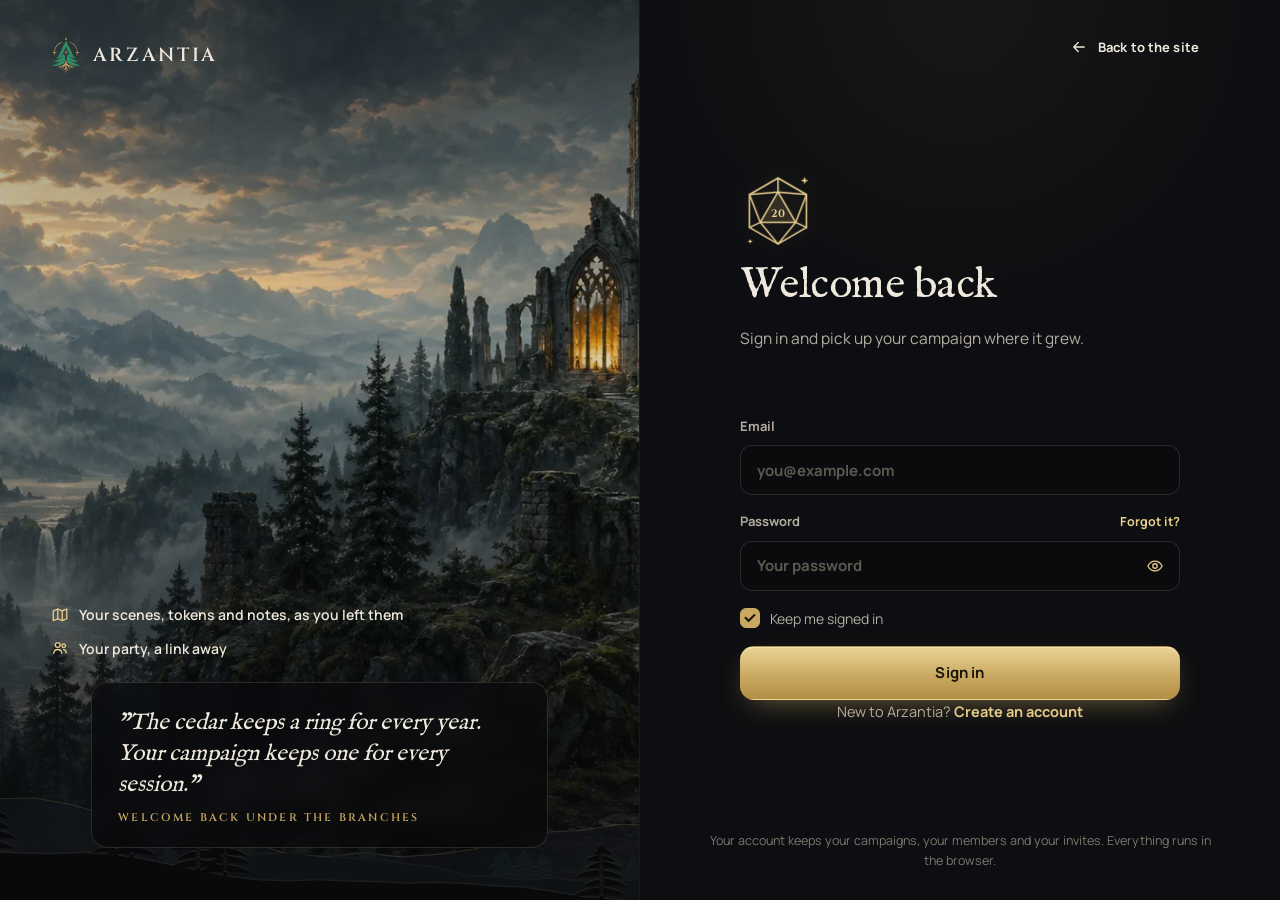
<file: welcome.html>
<!doctype html>
<html lang="en">
<head>
  <meta charset="utf-8">
  <meta http-equiv="Content-Security-Policy" content="default-src 'self'; script-src 'self'; style-src 'self'; img-src 'self' data:; font-src 'self'; connect-src 'self' https://*.supabase.co; form-action 'self'; base-uri 'none'; object-src 'none'">
  <meta name="viewport" content="width=device-width, initial-scale=1, viewport-fit=cover">
  <meta name="color-scheme" content="dark">
  <meta name="theme-color" content="#09090b">
  <meta name="referrer" content="strict-origin">
  <title>Welcome · Arzantia</title>
  <link rel="icon" href="assets/arzantia-mark.svg" type="image/svg+xml">
  <link rel="stylesheet" href="css/site.css">
  <link rel="stylesheet" href="css/auth.css">
  <script src="js/config.js" defer></script>
  <script src="js/auth.js" defer></script>
  <script src="js/site.js" defer></script>
  <script src="js/welcome.js" defer></script>
</head>
<body data-page="welcome">
  <div class="ob">
    <header class="ob-top">
      <a class="brand" href="index.html" aria-label="Arzantia, home"><img src="assets/arzantia-mark-dark.svg" alt="" width="30" height="38"><span>Arzantia</span></a>
      <ol class="prog" aria-label="Your progress" hidden></ol>
      <div class="acts">
        <span class="avatar" data-avatar aria-hidden="true">A</span>
        <button class="btn ghost sm" type="button" id="sign-out">Sign out</button>
      </div>
    </header>

    <div class="ob-ridge" data-ridge aria-hidden="true"></div>
    <main class="ob-main" id="main" aria-live="polite">
      <div class="loading" id="loading"><span class="spin" aria-hidden="true"></span>Opening your table…</div>

      <!-- 1 · who are you at the table -->
      <section class="stepv" data-step="role" hidden>
        <div class="head"><span class="draw-art crest" data-art="chest" aria-hidden="true"></span><span class="eyebrow">Step one</span><h1 data-hello>Welcome</h1><p class="lede">How do you play? We'll set up what you need, and you can do the rest later.</p></div>
        <div class="choices" role="radiogroup" aria-label="How you play">
          <button type="button" class="choice" role="radio" aria-checked="false" data-role="dm"><span class="ico"><svg aria-hidden="true"><use href="#i-crown"/></svg></span><b>I run the game</b><span>You're the DM. You'll name a campaign and invite your party.</span></button>
          <button type="button" class="choice" role="radio" aria-checked="false" data-role="player"><span class="ico"><svg aria-hidden="true"><use href="#i-dice"/></svg></span><b>I play</b><span>Your DM gave you an invite, or will soon.</span></button>
          <button type="button" class="choice" role="radio" aria-checked="false" data-role="both"><span class="ico"><svg aria-hidden="true"><use href="#i-users"/></svg></span><b>A bit of both</b><span>You run one table and play at another.</span></button>
        </div>
        <div class="ob-nav"><a class="btn ghost" href="index.html">Explore first</a><div class="r"><button class="btn primary lg" type="button" data-next disabled>Continue<svg aria-hidden="true"><use href="#i-arrow"/></svg></button></div></div>
      </section>

      <!-- 2a · the DM's first campaign -->
      <section class="stepv" data-step="campaign" hidden>
        <div class="head"><span class="eyebrow">Your campaign</span><h1>Plant your first campaign</h1><p class="lede">Give it a name: it's how your players find your table. You can rename it whenever you like.</p></div>
        <form class="ob-card" id="f-camp" novalidate>
          <div class="form-alert" role="alert" hidden></div>
          <label class="field"><span>Campaign name</span><span class="input"><input type="text" name="name" maxlength="80" required placeholder="The Curse of Blackbriar" autocomplete="off"></span></label>
          <div class="sugg" aria-label="Ideas"><button type="button">The Curse of Blackbriar</button><button type="button">Embers of the Old Kingdom</button><button type="button">The Sunken Abbey</button><button type="button">Friday Night One-Shots</button></div>
        </form>
        <div class="ob-nav"><button class="btn ghost" type="button" data-back><svg aria-hidden="true"><use href="#i-undo"/></svg>Back</button><div class="r"><button class="btn" type="button" data-skip>Later</button><button class="btn primary lg" type="submit" form="f-camp">Create campaign<svg aria-hidden="true"><use href="#i-arrow"/></svg></button></div></div>
      </section>

      <!-- 2b · a player's invite -->
      <section class="stepv" data-step="invite" hidden>
        <div class="head"><span class="eyebrow">Your party</span><h1>Join your DM's campaign</h1><p class="lede">Paste the invite code your DM sent you. If you opened an invite link, it's already filled in.</p></div>
        <form class="ob-card" id="f-inv" novalidate>
          <div class="form-alert" role="alert" hidden></div>
          <label class="field"><span>Invite code</span><span class="input code-input"><input type="text" name="code" maxlength="20" required placeholder="ABCD-EFGH-JKLM" autocomplete="off" spellcheck="false" autocapitalize="characters"></span></label>
          <label class="field"><span>Your name at this table <small class="muted">(optional)</small></span><span class="input"><input type="text" name="name" maxlength="40" placeholder="Shown to your DM" autocomplete="nickname"></span></label>
        </form>
        <div class="ob-nav"><button class="btn ghost" type="button" data-back><svg aria-hidden="true"><use href="#i-undo"/></svg>Back</button><div class="r"><button class="btn" type="button" data-skip>I don't have one yet</button><button class="btn primary lg" type="submit" form="f-inv">Join<svg aria-hidden="true"><use href="#i-arrow"/></svg></button></div></div>
      </section>

      <!-- 3 · how the table runs -->
      <section class="stepv" data-step="setup" hidden>
        <div class="head"><span class="eyebrow">Your table</span><h1 data-setup-title>Open your table</h1><p class="lede" data-setup-lede>Arzantia runs on your computer. Pick how you'd like to start, then come back here when you're ready.</p></div>
        <div class="paths" data-paths-dm>
          <div class="path rec">
            <span class="tag">In your browser</span>
            <b>Enter the table</b>
            <p>Your table lives online. Open your campaigns, choose this one, and press Enter the table.</p>
            <ol><li>Open your campaigns</li><li>Choose your campaign</li><li>Press Enter the table</li></ol>
            <a class="btn primary" href="signin.html" data-login>Open your campaigns<svg aria-hidden="true"><use href="#i-arrow"/></svg></a>
          </div>
          <div class="path">
            <span class="tag q">Game night</span>
            <b>Bring the room in</b>
            <p>Put the map on a TV with a second browser window, and let players scan the join code with their phones.</p>
            <ol><li>Open the TV view on the big screen</li><li>Players scan the code</li><li>Each picks a character</li></ol>
          </div>
        </div>
        <div class="paths" data-paths-player hidden>
          <div class="path rec">
            <span class="tag">On game night</span>
            <b>Scan, pick, play</b>
            <p>When your DM opens the table, scan the code on their screen or TV, or press Enter the table from your campaigns.</p>
            <ol><li>Open the code or link on your phone</li><li>Choose your character</li><li>Your phone is now your character sheet</li></ol>
          </div>
          <div class="path">
            <span class="tag q">Good to know</span>
            <b>Any phone works</b>
            <p>No app to install. If you switch phones mid-session, sign in and take your character back.</p>
          </div>
        </div>
        <div class="ob-nav"><button class="btn ghost" type="button" data-back><svg aria-hidden="true"><use href="#i-undo"/></svg>Back</button><div class="r"><button class="btn primary lg" type="button" data-next>Continue<svg aria-hidden="true"><use href="#i-arrow"/></svg></button></div></div>
      </section>

      <!-- 4 · a short tour -->
      <section class="stepv" data-step="tour" hidden>
        <div class="head"><span class="eyebrow">The quick tour</span><h1>One table, three screens</h1><p class="lede">Here's who sees what once you're playing.</p></div>
        <div class="tour">
          <div><span class="ico"><svg aria-hidden="true"><use href="#i-monitor"/></svg></span><b>The DM's screen</b><p>Scenes in the side bar, tokens on the map, and Combat beside it. Everything has undo.</p></div>
          <div><span class="ico"><svg aria-hidden="true"><use href="#i-phone"/></svg></span><b>Players' phones</b><p>Each player's character, HP and turn. Their moves reach your map at once.</p></div>
          <div><span class="ico"><svg aria-hidden="true"><use href="#i-tv"/></svg></span><b>The TV</b><p>Open the table with <code>?tv=1</code> on the TV to show the map, the turn order and party health.</p></div>
        </div>
        <div class="keys" aria-label="Handy keys"><span><kbd>N</kbd>Next turn</span><span><kbd>R</kbd>Roll dice on the map</span><span><kbd>F2</kbd>Rename a scene</span><span><kbd>Ctrl</kbd><kbd>Z</kbd>Undo</span></div>
        <div class="ob-nav"><button class="btn ghost" type="button" data-back><svg aria-hidden="true"><use href="#i-undo"/></svg>Back</button><div class="r"><button class="btn primary lg" type="button" data-next>Finish<svg aria-hidden="true"><use href="#i-check"/></svg></button></div></div>
      </section>

      <!-- 5 · ready -->
      <section class="stepv" data-step="done" hidden>
        <div class="done-hero"><span class="seal"><svg aria-hidden="true"><use href="#i-check"/></svg></span><h1 data-done-title>You're ready</h1><p class="lede">Here's where things stand. You can come back to this page any time from "Your table".</p></div>
        <ul class="summary" data-summary></ul>
        <div class="ob-nav"><button class="btn ghost" type="button" data-restart>Run the welcome tour again</button><div class="r"><a class="btn" href="index.html">Back to the site</a><a class="btn primary lg" href="#" data-login>Open your campaigns<svg aria-hidden="true"><use href="#i-out"/></svg></a></div></div>
      </section>
    </main>
  </div>
</body>
</html>
</file>
<file: css/site.css>
/* Arzantia - the public website. One stylesheet for every page; auth.css adds the sign-in and onboarding screens.
   Everything is self-hosted (fonts, art) so the strict Content-Security-Policy in vercel.json holds. */
@font-face { font-family: Cinzel; src: url(../fonts/cinzel-var.woff2) format("woff2"); font-weight: 400 900; font-display: swap; }
@font-face { font-family: Fell; src: url(../fonts/im-fell-english-1.woff2) format("woff2"); font-display: swap; }
@font-face { font-family: Manrope; src: url(../fonts/manrope-0.woff2) format("woff2"); font-weight: 200 800; font-display: swap; }

:root {
  color-scheme: dark;
  --bg: #09090b;
  --bg-2: #0d0e11;
  --panel: #121317;
  --panel-2: #17181d;
  --panel-3: #1d1f25;
  --edge: rgba(236, 224, 200, .075);
  --edge-2: rgba(236, 224, 200, .14);
  --ink: #efe9dd;
  --ink-2: #b3ada1;
  --ink-3: #7d786e;
  --gold: #c9a962;
  --gold-hi: #e9cf8e;
  --gold-lo: #8e7232;
  --gold-ink: #1a1408;
  --ember: #b8322e;
  --ok: #5fd068;
  --display: Fell, "Iowan Old Style", Georgia, serif;
  --caps: Cinzel, Fell, Georgia, serif;
  --body: Manrope, system-ui, -apple-system, "Segoe UI", sans-serif;
  --r: 14px;
  --r-lg: 20px;
  --ease: cubic-bezier(.2, .7, .2, 1);
  --wrap: 1200px;
  --gutter: clamp(16px, 4vw, 40px);
  --nav-h: 72px;
}

*, *::before, *::after { box-sizing: border-box; }
html { scroll-behavior: smooth; scroll-padding-top: calc(var(--nav-h) + 16px); -webkit-text-size-adjust: 100%; }
@media (prefers-reduced-motion: reduce) { html { scroll-behavior: auto; } }
body {
  margin: 0; min-height: 100vh; background: var(--bg); color: var(--ink);
  font: 400 16px/1.65 var(--body); -webkit-font-smoothing: antialiased; overflow-x: hidden;
}
img, svg, canvas { display: block; max-width: 100%; }
a { color: inherit; text-decoration: none; }
button, input, select, textarea { font: inherit; color: inherit; }
button { cursor: pointer; }
::selection { background: rgba(201, 169, 98, .35); color: #fff; }
:focus-visible { outline: 2px solid var(--gold-hi); outline-offset: 3px; border-radius: 6px; }
.sr-only { position: absolute; width: 1px; height: 1px; padding: 0; margin: -1px; overflow: hidden; clip: rect(0 0 0 0); white-space: nowrap; border: 0; }
.skip { position: fixed; left: 16px; top: -60px; z-index: 200; padding: 10px 16px; background: var(--gold); color: var(--gold-ink); border-radius: 10px; font-weight: 700; transition: top .2s; }
.skip:focus { top: 12px; }

.wrap { width: min(var(--wrap), 100% - 2 * var(--gutter)); margin-inline: auto; }
.section { padding-block: clamp(80px, 11vw, 140px); position: relative; }
.section.tight { padding-block: clamp(56px, 7vw, 96px); }
.section.line { border-top: 1px solid var(--edge); }

/* ── type ── */
h1, h2, h3, h4 { margin: 0; font-weight: 400; color: var(--ink); }
h1, .h1 { font: 400 clamp(42px, 6.4vw, 80px)/1.04 var(--display); letter-spacing: -.012em; }
h2, .h2 { font: 400 clamp(32px, 4.2vw, 52px)/1.1 var(--display); letter-spacing: -.01em; }
h3, .h3 { font: 400 clamp(21px, 1.7vw, 24px)/1.25 var(--display); }
p { margin: 0; }
.lede { font-size: clamp(17px, 1.45vw, 19px); line-height: 1.65; color: var(--ink-2); max-width: 62ch; }
.muted { color: var(--ink-3); }
.eyebrow { display: inline-flex; align-items: center; gap: 10px; font: 600 12px/1 var(--caps); letter-spacing: .22em; text-transform: uppercase; color: var(--gold); }
.eyebrow::before { content: ""; width: 22px; height: 1px; background: currentColor; opacity: .7; }
.eyebrow.c::after { content: ""; width: 22px; height: 1px; background: currentColor; opacity: .7; }
.gold-text { background: linear-gradient(180deg, var(--gold-hi), var(--gold) 60%, var(--gold-lo)); -webkit-background-clip: text; background-clip: text; color: transparent; }
.head { display: grid; gap: 18px; margin-bottom: clamp(40px, 5vw, 64px); }
.head.center { text-align: center; justify-items: center; }
.head.center .lede { margin-inline: auto; }

/* ── buttons ── */
.btn {
  --h: 46px;
  display: inline-flex; align-items: center; justify-content: center; gap: 10px; height: var(--h); padding: 0 22px;
  border-radius: 12px; border: 1px solid var(--edge-2); background: rgba(255, 255, 255, .02); color: var(--ink);
  font: 700 14px/1 var(--body); letter-spacing: .01em; white-space: nowrap; position: relative; isolation: isolate;
  transition: transform .25s var(--ease), background .25s, border-color .25s, box-shadow .3s, color .2s;
}
.btn svg { width: 18px; height: 18px; flex: none; }
.btn:hover { border-color: rgba(233, 207, 142, .45); background: rgba(233, 207, 142, .06); transform: translateY(-1px); }
.btn:active { transform: translateY(0) scale(.98); }
.btn.primary {
  border-color: transparent; color: var(--gold-ink);
  background: linear-gradient(180deg, #ecd497, #c9a962 55%, #b38f45);
  box-shadow: 0 1px 0 rgba(255, 255, 255, .35) inset, 0 10px 30px -12px rgba(201, 169, 98, .65);
}
.btn.primary::after {
  content: ""; position: absolute; inset: 0; border-radius: inherit; z-index: -1; opacity: 0;
  background: radial-gradient(120px 60px at var(--mx, 50%) var(--my, 50%), rgba(255, 255, 255, .55), transparent 70%);
  transition: opacity .3s;
}
.btn.primary:hover { box-shadow: 0 1px 0 rgba(255, 255, 255, .4) inset, 0 16px 40px -12px rgba(201, 169, 98, .8); background: linear-gradient(180deg, #f1dca6, #d3b46d 55%, #b9954a); }
.btn.primary:hover::after { opacity: .5; }
.btn.lg { --h: 54px; padding: 0 28px; font-size: 15px; border-radius: 14px; }
.btn.sm { --h: 38px; padding: 0 16px; font-size: 13px; border-radius: 10px; }
.btn.ghost { border-color: transparent; background: none; }
.btn.ghost:hover { background: rgba(255, 255, 255, .05); border-color: transparent; }
.btn.wide { width: 100%; }
.btn[disabled], .btn[aria-disabled="true"] { opacity: .55; pointer-events: none; }
.btn .spin { width: 16px; height: 16px; border-radius: 50%; border: 2px solid currentColor; border-right-color: transparent; animation: spin .8s linear infinite; }
@keyframes spin { to { transform: rotate(1turn); } }
.cta-row { display: flex; flex-wrap: wrap; gap: 12px; align-items: center; }
.cta-note { display: flex; flex-wrap: wrap; gap: 6px 18px; font-size: 13px; color: var(--ink-3); }
.cta-note span { display: inline-flex; align-items: center; gap: 7px; }
.cta-note svg { width: 14px; height: 14px; color: var(--gold); }
.link-arrow { display: inline-flex; align-items: center; gap: 8px; color: var(--gold-hi); font-weight: 700; font-size: 14px; }
.link-arrow svg { width: 16px; height: 16px; transition: transform .25s var(--ease); }
.link-arrow:hover svg { transform: translateX(4px); }

.badge { display: inline-flex; align-items: center; gap: 8px; height: 30px; padding: 0 14px 0 6px; border-radius: 99px; border: 1px solid rgba(233, 207, 142, .22); background: rgba(201, 169, 98, .07); font: 600 13px/1 var(--body); color: var(--ink-2); }
.badge b { height: 20px; padding: 0 8px; display: grid; place-items: center; border-radius: 99px; background: var(--ember); color: #fff; font: 800 10.5px/1 var(--body); letter-spacing: .08em; text-transform: uppercase; }
.badge:hover { border-color: rgba(233, 207, 142, .4); color: var(--ink); }

/* ── navigation ── */
.nav {
  position: fixed; inset: 0 0 auto; z-index: 100; height: var(--nav-h);
  transition: background .35s, border-color .35s, backdrop-filter .35s; border-bottom: 1px solid transparent;
}
.nav.stuck { background: rgba(9, 9, 11, .72); border-bottom-color: var(--edge); backdrop-filter: blur(16px) saturate(1.4); -webkit-backdrop-filter: blur(16px) saturate(1.4); }
.nav .wrap { height: 100%; display: flex; align-items: center; gap: 24px; }
.brand { display: inline-flex; align-items: center; gap: 12px; font: 600 19px/1 var(--caps); letter-spacing: .14em; text-transform: uppercase; }
.brand img { width: auto; height: 38px; transition: transform .6s var(--ease), filter .6s; filter: drop-shadow(0 0 0 rgba(196, 154, 88, 0)); }
.brand:hover img { transform: translateY(-1px) scale(1.05); filter: drop-shadow(0 0 10px rgba(196, 154, 88, .45)); }
.nav-links { display: flex; gap: 4px; margin-inline: auto; list-style: none; padding: 0; margin-block: 0; }
.nav-links a { display: block; white-space: nowrap; padding: 9px 14px; border-radius: 9px; font-size: 14px; font-weight: 600; color: var(--ink-2); transition: color .2s, background .2s; }
.nav-links a:hover { color: var(--ink); background: rgba(255, 255, 255, .04); }
.nav-links a[aria-current="page"], .nav-links a.on { color: var(--gold-hi); }
.nav-acts { display: flex; align-items: center; gap: 8px; }
.nav-acts .who { display: none; align-items: center; gap: 10px; }
body.signed .nav-acts .who { display: inline-flex; }
body.signed .nav-acts .anon { display: none; }
.avatar { width: 34px; height: 34px; border-radius: 50%; display: grid; place-items: center; flex: none; background: linear-gradient(160deg, #3a3020, #1b1710); border: 1px solid rgba(233, 207, 142, .4); color: var(--gold-hi); font: 700 14px/1 var(--caps); }
.menu-btn { display: none; width: 44px; height: 44px; border-radius: 11px; border: 1px solid var(--edge-2); background: none; place-items: center; }
.menu-btn span { display: block; width: 18px; height: 1.5px; background: var(--ink); position: relative; transition: background .2s; }
.menu-btn span::before, .menu-btn span::after { content: ""; position: absolute; left: 0; width: 18px; height: 1.5px; background: var(--ink); transition: transform .3s var(--ease); }
.menu-btn span::before { top: -6px; } .menu-btn span::after { top: 6px; }
.menu-open .menu-btn span { background: transparent; }
.menu-open .menu-btn span::before { transform: translateY(6px) rotate(45deg); }
.menu-open .menu-btn span::after { transform: translateY(-6px) rotate(-45deg); }
.drawer {
  position: fixed; inset: var(--nav-h) 0 0; z-index: 99; padding: 24px var(--gutter) 40px; display: grid; align-content: start; gap: 6px;
  background: rgba(9, 9, 11, .97); backdrop-filter: blur(14px); -webkit-backdrop-filter: blur(14px);
  opacity: 0; visibility: hidden; transform: translateY(-8px); transition: opacity .3s, transform .35s var(--ease), visibility 0s .35s; overflow-y: auto;
}
.menu-open .drawer { opacity: 1; visibility: visible; transform: none; transition: opacity .3s, transform .35s var(--ease); }
.drawer a.dl { padding: 16px 4px; border-bottom: 1px solid var(--edge); font: 400 26px/1.2 var(--display); }
.drawer .cta-row { margin-top: 24px; display: grid; }
.drawer .cta-row .btn { width: 100%; }
@media (max-width: 1080px) {
  .nav-links, .nav-acts .hide-m { display: none; }
  .menu-btn { display: grid; }
  .nav-acts { margin-left: auto; }
}
@media (max-width: 520px) { .nav-acts .try-top { display: none; } }

/* ── hero ── */
.hero { position: relative; padding-top: calc(var(--nav-h) + clamp(48px, 8vw, 96px)); padding-bottom: clamp(64px, 8vw, 110px); overflow: clip; }
.hero-bg { position: absolute; inset: 0; z-index: -1; pointer-events: none; }
.hero-bg::before { content: ""; position: absolute; inset: -10% -10% 30%; background: radial-gradient(60% 50% at 50% 30%, rgba(201, 169, 98, .16), transparent 70%), radial-gradient(40% 40% at 85% 10%, rgba(46, 140, 100, .14), transparent 70%); }
.hero-bg::after { content: ""; position: absolute; inset: 0; background-image: linear-gradient(rgba(236, 224, 200, .035) 1px, transparent 1px), linear-gradient(90deg, rgba(236, 224, 200, .035) 1px, transparent 1px); background-size: 64px 64px; mask-image: radial-gradient(70% 60% at 50% 30%, #000, transparent 75%); -webkit-mask-image: radial-gradient(70% 60% at 50% 30%, #000, transparent 75%); }
#embers { position: absolute; inset: 0; width: 100%; height: 100%; }
.hero-copy { text-align: center; display: grid; justify-items: center; gap: 26px; }
.hero-copy h1 { max-width: 15ch; }
.hero-copy .lede { margin-inline: auto; }
.hero-copy .cta-row { justify-content: center; margin-top: 6px; }
.hero-copy .cta-note { justify-content: center; }
.hero-stage { margin-top: clamp(48px, 7vw, 84px); perspective: 1600px; }

/* the product, drawn: the Arzantia table as a window */
.app {
  --tilt-x: 0deg; --tilt-y: 0deg;
  position: relative; border-radius: 18px; border: 1px solid var(--edge-2); background: #0c0d10; overflow: hidden;
  box-shadow: 0 50px 120px -40px rgba(0, 0, 0, .9), 0 0 0 1px rgba(0, 0, 0, .6), 0 30px 80px -50px rgba(201, 169, 98, .45);
  transform: rotateX(var(--tilt-x)) rotateY(var(--tilt-y)); transform-style: preserve-3d; transition: transform .6s var(--ease);
  display: grid; grid-template-columns: 210px 1fr; aspect-ratio: 16 / 9.4;
}
.hero-stage .app { transform: rotateX(calc(var(--tilt-x) + var(--enter, 0deg))) rotateY(var(--tilt-y)); }
.app::after { content: ""; position: absolute; inset: 0; pointer-events: none; border-radius: inherit; background: linear-gradient(135deg, rgba(255, 255, 255, .05), transparent 35%); }
.app-side { border-right: 1px solid var(--edge); padding: 16px 12px; display: flex; flex-direction: column; gap: 4px; background: #0f1013; min-width: 0; }
.app-dots { display: flex; gap: 6px; padding: 2px 6px 16px; }
.app-dots i { width: 10px; height: 10px; border-radius: 50%; background: #2a2b31; }
.app-dots i:first-child { background: #b8322e; }
.app-nav { display: flex; align-items: center; gap: 10px; padding: 8px 10px; border-radius: 9px; font-size: 12.5px; font-weight: 600; color: var(--ink-3); white-space: nowrap; }
.app-nav svg { width: 15px; height: 15px; flex: none; }
.app-nav.on { color: var(--gold-hi); background: rgba(201, 169, 98, .1); }
.app-side .scene-list { margin-top: auto; display: grid; gap: 8px; }
.app-side .scene-list span { font: 600 9.5px/1 var(--caps); letter-spacing: .18em; color: var(--ink-3); padding: 0 6px; }
.scene-th { height: 54px; border-radius: 8px; background: url(../assets/courtyard.webp) center / cover; border: 1px solid var(--edge); opacity: .55; }
.scene-th.on { opacity: 1; border-color: rgba(233, 207, 142, .55); box-shadow: 0 0 0 2px rgba(201, 169, 98, .15); }
.scene-th.b { background-image: url(../assets/abbey-sm.webp); }
.app-main { position: relative; overflow: hidden; min-width: 0; }
.app-bar { position: absolute; inset: 12px 12px auto; z-index: 3; display: flex; align-items: center; gap: 8px; }
.chip { display: inline-flex; align-items: center; gap: 7px; height: 30px; padding: 0 12px; border-radius: 9px; background: rgba(12, 13, 16, .82); border: 1px solid var(--edge-2); font-size: 11.5px; font-weight: 600; color: var(--ink-2); backdrop-filter: blur(6px); -webkit-backdrop-filter: blur(6px); white-space: nowrap; }
.chip b { color: var(--ink); font-weight: 700; }
.chip.scene { font: 600 10.5px/1 var(--caps); letter-spacing: .14em; color: var(--gold-hi); }
.chip .live { width: 7px; height: 7px; border-radius: 50%; background: var(--ok); box-shadow: 0 0 0 0 rgba(95, 208, 104, .6); animation: live 2s infinite; }
@keyframes live { 70% { box-shadow: 0 0 0 7px rgba(95, 208, 104, 0); } 100% { box-shadow: 0 0 0 0 rgba(95, 208, 104, 0); } }
.app-bar .sp { flex: 1; }
.map { position: absolute; inset: 0; background: url(../assets/courtyard.webp) center / cover; transform: scale(1.04); }
.map::before { content: ""; position: absolute; inset: 0; background-image: linear-gradient(rgba(0, 0, 0, .28) 1px, transparent 1px), linear-gradient(90deg, rgba(0, 0, 0, .28) 1px, transparent 1px); background-size: 4.3% 7.4%; }
.map::after { content: ""; position: absolute; inset: 0; background: radial-gradient(75% 85% at 42% 52%, transparent 45%, rgba(4, 5, 7, .82) 100%); }
.fog { position: absolute; right: 0; top: 0; bottom: 0; width: 34%; z-index: 1; background: linear-gradient(90deg, transparent, rgba(6, 7, 9, .9) 30%, rgba(6, 7, 9, .96)); }
.tok {
  --c: var(--gold); --s: 6.2%;
  position: absolute; z-index: 2; width: var(--s); aspect-ratio: 1; border-radius: 50%; translate: -50% -50%;
  background: radial-gradient(circle at 35% 30%, #3d3a35, #15151a); border: 2px solid var(--c);
  box-shadow: 0 6px 14px rgba(0, 0, 0, .6), 0 0 0 3px rgba(0, 0, 0, .35); display: grid; place-items: center;
  font: 700 clamp(9px, 1.05vw, 14px)/1 var(--caps); color: var(--ink); transition: left 1.4s var(--ease), top 1.4s var(--ease);
}
.tok.foe { --c: #e5484d; background: radial-gradient(circle at 35% 30%, #4a2424, #170c0c); }
.tok.ally2 { --c: #7c8cf5; } .tok.ally3 { --c: #5fd068; }
.tok.now { box-shadow: 0 0 0 3px rgba(0, 0, 0, .35), 0 0 0 6px rgba(233, 207, 142, .55), 0 0 26px rgba(233, 207, 142, .55); }
.tok .cond { position: absolute; right: -14%; top: -14%; width: 44%; aspect-ratio: 1; border-radius: 50%; background: #b07cf2; border: 2px solid #0c0d10; box-shadow: 0 0 12px #b07cf2; }
.tok.aura::before { content: ""; position: absolute; inset: -30%; border-radius: 50%; background: radial-gradient(circle, rgba(176, 124, 242, .45), transparent 70%); animation: breathe 2.6s ease-in-out infinite; z-index: -1; }
@keyframes breathe { 50% { transform: scale(1.15); opacity: .55; } }
.trail { position: absolute; inset: 0; z-index: 1; width: 100%; height: 100%; pointer-events: none; overflow: visible; }
.trail path { fill: none; stroke: rgba(233, 207, 142, .75); stroke-width: 2.2; stroke-dasharray: 2 7; stroke-linecap: round; }
.ruler { position: absolute; z-index: 3; font: 700 11px/1 var(--body); padding: 5px 8px; border-radius: 7px; background: rgba(12, 13, 16, .9); color: var(--gold-hi); border: 1px solid rgba(233, 207, 142, .35); translate: -50% -140%; opacity: 0; transition: opacity .4s; white-space: nowrap; }
.ruler.show { opacity: 1; }
.init {
  position: absolute; left: 12px; bottom: 12px; z-index: 3; width: min(250px, 42%); padding: 12px; border-radius: 12px;
  background: rgba(12, 13, 16, .88); border: 1px solid var(--edge-2); backdrop-filter: blur(8px); -webkit-backdrop-filter: blur(8px); display: grid; gap: 8px;
}
.init-h { display: flex; justify-content: space-between; align-items: baseline; font: 400 15px/1 var(--display); }
.init-h small { font: 600 10px/1 var(--body); color: var(--ink-3); letter-spacing: .06em; text-transform: uppercase; }
.init-row { display: grid; grid-template-columns: 22px 1fr auto; gap: 8px; align-items: center; padding: 6px 8px; border-radius: 8px; font-size: 11.5px; font-weight: 600; color: var(--ink-2); transition: background .4s, color .4s; }
.init-row i { width: 22px; height: 22px; border-radius: 50%; border: 1.5px solid var(--c, var(--gold)); background: #1a1b20; display: grid; place-items: center; font: 700 9px/1 var(--caps); font-style: normal; color: var(--ink); }
.init-row.now { background: rgba(201, 169, 98, .12); color: var(--ink); }
.init-row .hp { width: 56px; height: 5px; border-radius: 9px; background: #26272d; overflow: hidden; }
.init-row .hp b { display: block; height: 100%; width: var(--hp, 80%); background: linear-gradient(90deg, #5fd068, #8fe08a); border-radius: inherit; transition: width .8s var(--ease); }
.init-row.foe .hp b { background: linear-gradient(90deg, #e5484d, #f07a70); }
.roll-toast {
  position: absolute; right: 12px; bottom: 12px; z-index: 3; display: flex; align-items: center; gap: 10px; padding: 10px 14px 10px 10px; border-radius: 12px;
  background: rgba(12, 13, 16, .9); border: 1px solid rgba(233, 207, 142, .3); font-size: 12px; color: var(--ink-2);
  opacity: 0; transform: translateY(10px) scale(.96); transition: opacity .4s, transform .5s var(--ease);
}
.roll-toast.show { opacity: 1; transform: none; }
.roll-toast .d { width: 34px; height: 34px; display: grid; place-items: center; font: 800 14px/1 var(--body); color: var(--gold-ink); background: linear-gradient(160deg, var(--gold-hi), var(--gold-lo)); clip-path: polygon(50% 0, 100% 25%, 100% 75%, 50% 100%, 0 75%, 0 25%); }
.roll-toast b { color: var(--ink); }
.app-float { position: absolute; z-index: 4; border-radius: 14px; border: 1px solid var(--edge-2); background: rgba(16, 17, 21, .94); box-shadow: 0 30px 60px -20px rgba(0, 0, 0, .9); backdrop-filter: blur(10px); -webkit-backdrop-filter: blur(10px); }
.phone-float { right: -26px; bottom: -34px; width: 150px; padding: 8px; border-radius: 26px; transform: translateZ(60px); }
.phone-float .scr { border-radius: 19px; overflow: hidden; background: #0d0e11; padding: 12px 10px; display: grid; gap: 8px; }
.phone-float .pt { display: flex; align-items: center; gap: 8px; }
.phone-float .pt i { width: 32px; height: 32px; border-radius: 50%; border: 2px solid #7c8cf5; background: radial-gradient(circle at 35% 30%, #3d3a35, #15151a); display: grid; place-items: center; font: 700 11px/1 var(--caps); font-style: normal; }
.phone-float .pt b { font: 400 14px/1.1 var(--display); display: block; }
.phone-float .pt small { font-size: 9.5px; color: var(--ink-3); }
.phone-float .bar { height: 6px; border-radius: 9px; background: #26272d; overflow: hidden; }
.phone-float .bar b { display: block; height: 100%; width: 72%; background: linear-gradient(90deg, #5fd068, #8fe08a); }
.phone-float .st { display: grid; grid-template-columns: repeat(3, 1fr); gap: 5px; }
.phone-float .st span { border-radius: 7px; background: #17181d; padding: 6px 0; text-align: center; font: 700 12px/1 var(--body); }
.phone-float .st small { display: block; font: 600 7.5px/1.4 var(--body); letter-spacing: .1em; color: var(--ink-3); }
.phone-float .go { height: 28px; border-radius: 8px; background: linear-gradient(180deg, #ecd497, #b38f45); color: var(--gold-ink); display: grid; place-items: center; font: 800 10.5px/1 var(--body); }
@media (max-width: 860px) {
  .app { grid-template-columns: 1fr; aspect-ratio: 4 / 3.4; }
  .app-side { display: none; }
  .phone-float { display: none; }
  .init { width: 56%; }
}
@media (max-width: 520px) {
  .app { aspect-ratio: 3 / 3.4; }
  .init { width: auto; right: 12px; }
  .roll-toast { bottom: auto; top: 52px; }
  .app-bar .chip.hide-s { display: none; }
}

/* ── screens strip ── */
.screens { display: grid; grid-template-columns: repeat(3, 1fr); gap: 18px; }
.screen-card { position: relative; padding: 28px; border-radius: var(--r-lg); border: 1px solid var(--edge); background: linear-gradient(180deg, var(--panel), var(--bg-2)); display: grid; gap: 14px; overflow: hidden; }
.screen-card .ico { width: 52px; height: 52px; border-radius: 14px; display: grid; place-items: center; background: rgba(201, 169, 98, .08); border: 1px solid rgba(233, 207, 142, .22); color: var(--gold-hi); }
.screen-card .ico svg { width: 24px; height: 24px; }
.screen-card p { color: var(--ink-2); font-size: 15px; }
.screen-card .who-tag { font: 600 11px/1 var(--caps); letter-spacing: .2em; color: var(--ink-3); text-transform: uppercase; }
@media (max-width: 860px) { .screens { grid-template-columns: 1fr; } }

/* ── features grid ── */
.grid-cards { display: grid; grid-template-columns: repeat(3, 1fr); gap: 18px; }
.card {
  --mx: 50%; --my: 0%;
  position: relative; padding: 28px; border-radius: var(--r-lg); border: 1px solid var(--edge); background: var(--panel); overflow: hidden; isolation: isolate;
  display: grid; align-content: start; gap: 12px; transition: border-color .3s, transform .4s var(--ease), background .3s;
}
.card::before { content: ""; position: absolute; inset: 0; z-index: -1; opacity: 0; transition: opacity .35s; background: radial-gradient(360px 220px at var(--mx) var(--my), rgba(201, 169, 98, .12), transparent 70%); }
.card:hover { border-color: rgba(233, 207, 142, .25); transform: translateY(-3px); }
.card:hover::before { opacity: 1; }
.card .ico { width: 44px; height: 44px; border-radius: 12px; display: grid; place-items: center; background: rgba(201, 169, 98, .08); border: 1px solid rgba(233, 207, 142, .2); color: var(--gold-hi); margin-bottom: 8px; transition: transform .4s var(--ease), background .3s; }
.card:hover .ico { transform: translateY(-2px) rotate(-6deg); background: rgba(201, 169, 98, .16); }
.card .ico svg { width: 21px; height: 21px; }
.card p { color: var(--ink-2); font-size: 15px; }
.card .more { margin-top: 6px; }
.card.new::after { content: "New"; position: absolute; top: 22px; right: 22px; height: 22px; padding: 0 9px; border-radius: 99px; display: grid; place-items: center; background: rgba(184, 50, 46, .16); border: 1px solid rgba(184, 50, 46, .45); color: #f2a19c; font: 800 10px/1 var(--body); letter-spacing: .1em; text-transform: uppercase; }
@media (max-width: 1000px) { .grid-cards { grid-template-columns: repeat(2, 1fr); } }
@media (max-width: 640px) { .grid-cards { grid-template-columns: 1fr; } .card { padding: 24px; } }

/* ── showcase (interactive tabs) ── */
.show { display: grid; gap: 28px; }
.tabs { display: flex; gap: 6px; padding: 6px; border-radius: 16px; border: 1px solid var(--edge); background: var(--bg-2); width: max-content; max-width: 100%; margin-inline: auto; overflow-x: auto; scrollbar-width: none; position: relative; }
.tabs::-webkit-scrollbar { display: none; }
.tab { position: relative; z-index: 1; display: inline-flex; align-items: center; gap: 8px; height: 42px; padding: 0 18px; border-radius: 11px; border: 0; background: none; color: var(--ink-3); font-weight: 700; font-size: 14px; white-space: nowrap; transition: color .25s; }
.tab svg { width: 16px; height: 16px; }
.tab:hover { color: var(--ink); }
.tab[aria-selected="true"] { color: var(--gold-ink); }
.tabs .pill { position: absolute; z-index: 0; top: 6px; height: 42px; border-radius: 11px; background: linear-gradient(180deg, #ecd497, #c9a962 60%, #b38f45); transition: left .45s var(--ease), width .45s var(--ease); box-shadow: 0 8px 22px -10px rgba(201, 169, 98, .8); }
.panes { position: relative; border-radius: 24px; border: 1px solid var(--edge); background: radial-gradient(80% 120% at 100% 0%, rgba(201, 169, 98, .07), transparent 60%), var(--panel); overflow: hidden; }
.pane { display: grid; grid-template-columns: .85fr 1.15fr; gap: clamp(28px, 4vw, 56px); align-items: center; padding: clamp(24px, 4vw, 56px); }
.pane[hidden] { display: none; }
.pane.in .pane-copy > * { animation: rise .6s var(--ease) both; }
.pane.in .pane-copy > :nth-child(2) { animation-delay: .06s; }
.pane.in .pane-copy > :nth-child(3) { animation-delay: .12s; }
.pane.in .pane-copy > :nth-child(4) { animation-delay: .18s; }
.pane.in .pane-vis { animation: rise-vis .7s var(--ease) both; }
@keyframes rise { from { opacity: 0; transform: translateY(14px); } }
@keyframes rise-vis { from { opacity: 0; transform: translateY(18px) scale(.985); } }
.pane-copy { display: grid; gap: 16px; align-content: center; }
.pane-copy p { color: var(--ink-2); }
.checks { list-style: none; padding: 0; margin: 4px 0 0; display: grid; gap: 12px; }
.checks li { display: grid; grid-template-columns: 22px 1fr; gap: 12px; color: var(--ink-2); font-size: 15px; line-height: 1.5; }
.checks li::before { content: ""; width: 22px; height: 22px; border-radius: 7px; background: rgba(201, 169, 98, .12) url("data:image/svg+xml,%3Csvg xmlns='http://www.w3.org/2000/svg' viewBox='0 0 24 24' fill='none' stroke='%23e9cf8e' stroke-width='3' stroke-linecap='round' stroke-linejoin='round'%3E%3Cpath d='M5 12.5l4.5 4.5L19 7.5'/%3E%3C/svg%3E") center / 13px no-repeat; border: 1px solid rgba(233, 207, 142, .25); }
.pane-vis { position: relative; min-height: 380px; border-radius: 18px; border: 1px solid var(--edge-2); background: #0c0d10; overflow: hidden; }
.vis-hint { position: absolute; left: 14px; bottom: 14px; z-index: 5; display: inline-flex; align-items: center; gap: 8px; height: 32px; padding: 0 12px; border-radius: 9px; background: rgba(12, 13, 16, .86); border: 1px solid var(--edge-2); font-size: 12px; font-weight: 600; color: var(--ink-2); pointer-events: none; }
.vis-hint svg { width: 14px; height: 14px; color: var(--gold-hi); }
@media (max-width: 900px) { .pane { grid-template-columns: 1fr; } .pane-vis { min-height: 320px; } .tabs { margin-inline: 0; } }

/* fog demo */
.fogdemo { position: absolute; inset: 0; background: url(../assets/courtyard.webp) center / cover; cursor: crosshair; touch-action: none; }
.fogdemo canvas { position: absolute; inset: 0; width: 100%; height: 100%; }
.fog-reset { position: absolute; right: 14px; top: 14px; z-index: 5; }

/* conditions demo */
.conddemo { position: absolute; inset: 0; display: grid; grid-template-rows: 1fr auto; background: radial-gradient(60% 60% at 50% 40%, rgba(255, 255, 255, .04), transparent), url(../assets/courtyard.webp) 30% 60% / 220% auto; }
.conddemo::before { content: ""; position: absolute; inset: 0; background: rgba(8, 9, 11, .55); }
.big-tok { --c: var(--gold); --cond: transparent; position: relative; z-index: 1; place-self: center; width: 150px; height: 150px; border-radius: 50%; border: 3px solid var(--c); background: radial-gradient(circle at 35% 30%, #4a463f, #16161b); display: grid; place-items: center; font: 600 44px/1 var(--caps); color: var(--ink); box-shadow: 0 20px 40px rgba(0, 0, 0, .6); transition: box-shadow .4s, border-color .4s; }
.big-tok.has::before { content: ""; position: absolute; inset: -28px; border-radius: 50%; background: radial-gradient(circle, color-mix(in srgb, var(--cond) 55%, transparent), transparent 68%); animation: breathe 2.4s ease-in-out infinite; z-index: -1; }
.big-tok.has { box-shadow: 0 0 0 4px color-mix(in srgb, var(--cond) 60%, transparent), 0 0 40px color-mix(in srgb, var(--cond) 55%, transparent), 0 20px 40px rgba(0, 0, 0, .6); }
.big-tok .hpb { position: absolute; bottom: -26px; left: 50%; translate: -50% 0; height: 22px; padding: 0 10px; border-radius: 99px; background: #b8322e; display: grid; place-items: center; font: 800 11px/1 var(--body); letter-spacing: .06em; color: #fff; white-space: nowrap; }
.badges { position: absolute; top: -10px; right: -18px; display: flex; flex-direction: column; gap: 6px; }
.badges span { width: 36px; height: 36px; border-radius: 50%; display: grid; place-items: center; background: var(--c); color: #111; border: 3px solid #0c0d10; box-shadow: 0 0 16px var(--c); animation: pop .4s var(--ease) both; }
.badges span svg { width: 17px; height: 17px; }
@keyframes pop { from { transform: scale(.3); opacity: 0; } }
.cond-chips { position: relative; z-index: 1; display: flex; flex-wrap: wrap; justify-content: center; gap: 8px; padding: 18px; background: linear-gradient(transparent, rgba(8, 9, 11, .85) 30%); }
.cchip { --c: var(--gold); display: inline-flex; align-items: center; gap: 8px; height: 36px; padding: 0 14px 0 10px; border-radius: 99px; border: 1px solid var(--edge-2); background: rgba(12, 13, 16, .85); color: var(--ink-2); font-size: 13px; font-weight: 700; transition: all .25s; }
.cchip i { width: 10px; height: 10px; border-radius: 50%; background: var(--c); }
.cchip[aria-pressed="true"] { border-color: var(--c); color: var(--ink); background: color-mix(in srgb, var(--c) 18%, #0c0d10); box-shadow: 0 0 18px -4px var(--c); }

/* combat demo */
.combatdemo { position: absolute; inset: 0; padding: 22px; display: grid; grid-template-rows: auto 1fr auto; gap: 16px; background: linear-gradient(180deg, #111216, #0c0d10); }
.cd-head { display: flex; align-items: center; justify-content: space-between; gap: 12px; }
.cd-head b { font: 400 22px/1 var(--display); }
.cd-head small { font-size: 12px; color: var(--ink-3); font-weight: 600; }
.cd-list { display: grid; gap: 8px; align-content: start; list-style: none; padding: 0; margin: 0; position: relative; }
.cd-row { --c: var(--gold); display: grid; grid-template-columns: 30px 40px 1fr auto; align-items: center; gap: 12px; min-height: 56px; padding: 8px 14px 8px 10px; border-radius: 12px; border: 1px solid var(--edge); background: var(--panel-2); transition: transform .5s var(--ease), background .35s, border-color .35s, box-shadow .35s, opacity .35s; }
.cd-row .ini { font: 800 13px/1 var(--body); color: var(--ink-3); text-align: center; }
.cd-row .face { width: 40px; height: 40px; border-radius: 50%; border: 2px solid var(--c); background: radial-gradient(circle at 35% 30%, #3d3a35, #15151a); display: grid; place-items: center; font: 700 14px/1 var(--caps); }
.cd-row .nm { display: grid; gap: 5px; min-width: 0; }
.cd-row .nm b { font-size: 14px; font-weight: 700; }
.cd-row .nm .hp { height: 5px; border-radius: 9px; background: #26272d; overflow: hidden; max-width: 180px; }
.cd-row .nm .hp i { display: block; height: 100%; width: var(--hp); background: linear-gradient(90deg, #5fd068, #8fe08a); border-radius: inherit; transition: width .6s var(--ease); }
.cd-row.foe .nm .hp i { background: linear-gradient(90deg, #e5484d, #f07a70); }
.cd-row .hpn { font: 700 12px/1 var(--body); color: var(--ink-3); font-variant-numeric: tabular-nums; }
.cd-row.now { background: rgba(201, 169, 98, .1); border-color: rgba(233, 207, 142, .45); box-shadow: 0 0 0 1px rgba(233, 207, 142, .15), 0 12px 30px -16px rgba(201, 169, 98, .7); }
.cd-row.now .ini { color: var(--gold-hi); }
.cd-row.done { opacity: .55; }
.cd-turn { display: grid; grid-template-columns: auto 1fr; gap: 10px; }
.cd-turn .btn.primary { justify-content: space-between; }
.cd-turn kbd { font: 700 11px/1 var(--body); padding: 4px 7px; border-radius: 6px; background: rgba(0, 0, 0, .18); }

/* dice demo */
.dicedemo { position: absolute; inset: 0; display: grid; grid-template-rows: 1fr auto; background: radial-gradient(60% 70% at 50% 35%, rgba(201, 169, 98, .12), transparent 70%), #0c0d10; }
.die-stage { display: grid; place-items: center; position: relative; perspective: 800px; }
.die {
  width: 150px; height: 150px; display: grid; place-items: center; position: relative; transform-style: preserve-3d;
  border: 0; padding: 0; background: none; cursor: pointer;
}
.die svg { width: 100%; height: 100%; filter: drop-shadow(0 20px 30px rgba(0, 0, 0, .6)); transition: transform .2s; }
.die:hover svg { transform: scale(1.04); }
.die .n { position: absolute; font: 800 var(--fs, 42px)/1 var(--body); color: var(--gold-ink); font-variant-numeric: tabular-nums; top: calc(var(--cy, 75) * 1px); left: 50%; translate: -50% -46%; }
/* the face and its number tumble together, around the die's own centre, so the number never drifts off the shape */
.die .face { position: absolute; inset: 0; transform-origin: 50% calc(var(--cy, 75) * 1px); }
.die.rolling .face { animation: tumble .9s var(--ease); }
@keyframes tumble { 0% { transform: none; } 40% { transform: translateY(-20px) rotate(320deg) scale(.82); } 100% { transform: rotate(720deg); } }
.die.crit svg { filter: drop-shadow(0 0 28px rgba(233, 207, 142, .9)); }
.die-out { position: absolute; bottom: 18px; left: 0; right: 0; text-align: center; font-size: 14px; color: var(--ink-2); min-height: 22px; }
.die-out b { color: var(--gold-hi); }
.dice-pick { display: flex; flex-wrap: wrap; justify-content: center; gap: 8px; padding: 18px; border-top: 1px solid var(--edge); background: rgba(0, 0, 0, .25); }
.dice-pick button { min-width: 56px; height: 40px; padding: 0 12px; border-radius: 10px; border: 1px solid var(--edge-2); background: var(--panel-2); font-weight: 800; font-size: 13px; color: var(--ink-2); transition: all .2s; }
.dice-pick button:hover { color: var(--ink); border-color: rgba(233, 207, 142, .4); }
.dice-pick button[aria-pressed="true"] { color: var(--gold-ink); background: linear-gradient(180deg, #ecd497, #b38f45); border-color: transparent; }
.dice-hist { display: flex; gap: 6px; justify-content: center; min-height: 26px; }
.dice-hist span { min-width: 26px; height: 26px; padding: 0 6px; border-radius: 7px; display: grid; place-items: center; background: var(--panel-2); border: 1px solid var(--edge); font: 700 11.5px/1 var(--body); color: var(--ink-3); animation: pop .3s var(--ease) both; }

/* phones + TV demo */
.roomdemo { position: absolute; inset: 0; display: grid; place-items: center; background: radial-gradient(60% 60% at 50% 50%, rgba(124, 140, 245, .08), transparent 70%), #0c0d10; padding: 24px; }
.tv { position: relative; width: 82%; aspect-ratio: 16 / 9.6; border-radius: 14px; border: 8px solid #1b1c21; background: url(../assets/courtyard.webp) center / cover; box-shadow: 0 30px 60px -20px rgba(0, 0, 0, .9); }
.tv::after { content: ""; position: absolute; left: 50%; bottom: -26px; translate: -50% 0; width: 30%; height: 14px; border-radius: 0 0 8px 8px; background: #1b1c21; }
.tv .tv-turn { position: absolute; left: 50%; top: 10px; translate: -50% 0; padding: 7px 14px; border-radius: 10px; background: rgba(8, 9, 11, .85); border: 1px solid rgba(233, 207, 142, .35); font: 400 15px/1 var(--display); white-space: nowrap; }
.tv .tv-qr { position: absolute; right: 10px; bottom: 10px; width: 17%; aspect-ratio: 1; padding: 6px; border-radius: 8px; background: #efe9dd; }
.tv .tv-qr svg { width: 100%; height: 100%; }
.mini-phone { position: absolute; width: 22%; min-width: 92px; aspect-ratio: 9 / 18; border-radius: 18px; border: 5px solid #1b1c21; background: #0d0e11; box-shadow: 0 24px 40px -10px rgba(0, 0, 0, .9); padding: 10px 8px; display: grid; align-content: start; gap: 7px; }
.mini-phone.a { left: 4%; bottom: 6%; rotate: -8deg; }
.mini-phone.b { right: 4%; bottom: 3%; rotate: 7deg; }
.mini-phone .f { width: 38px; height: 38px; border-radius: 50%; border: 2px solid var(--c, #7c8cf5); margin: 4px auto 0; background: radial-gradient(circle at 35% 30%, #3d3a35, #15151a); display: grid; place-items: center; font: 700 13px/1 var(--caps); }
.mini-phone b { text-align: center; font: 400 13px/1.1 var(--display); }
.mini-phone .l { height: 5px; border-radius: 9px; background: #26272d; }
.mini-phone .l.g { background: linear-gradient(90deg, #5fd068 70%, #26272d 70%); }
.mini-phone .l.s { width: 60%; }
.mini-phone .btnx { margin-top: 4px; height: 20px; border-radius: 6px; background: linear-gradient(180deg, #ecd497, #b38f45); }
.joined { position: absolute; top: 16px; left: 16px; display: grid; gap: 6px; }
.joined span { display: inline-flex; align-items: center; gap: 8px; height: 30px; padding: 0 12px 0 6px; border-radius: 99px; background: rgba(12, 13, 16, .9); border: 1px solid var(--edge-2); font-size: 12px; font-weight: 600; color: var(--ink-2); opacity: 0; transform: translateX(-10px); transition: opacity .4s, transform .5s var(--ease); }
.joined span.in { opacity: 1; transform: none; }
.joined span i { width: 20px; height: 20px; border-radius: 50%; border: 1.5px solid var(--c); display: grid; place-items: center; font: 700 8px/1 var(--caps); font-style: normal; background: #1a1b20; }
.joined span em { width: 7px; height: 7px; border-radius: 50%; background: var(--ok); }

/* ── steps ── */
.steps { display: grid; grid-template-columns: repeat(4, 1fr); gap: 24px; list-style: none; padding: 0; margin: 0; counter-reset: s; position: relative; }
.steps::before { content: ""; position: absolute; top: 27px; left: 28px; right: 28px; height: 1px; background: linear-gradient(90deg, var(--gold-lo), var(--edge-2) 30%, var(--edge-2) 70%, var(--gold-lo)); transform-origin: left; transform: scaleX(var(--prog, 0)); transition: transform 1.4s var(--ease); }
.steps li { display: grid; gap: 12px; align-content: start; position: relative; }
.steps .num { width: 56px; height: 56px; border-radius: 50%; display: grid; place-items: center; font: 600 17px/1 var(--caps); color: var(--gold-ink); background: linear-gradient(180deg, #ecd497, #b38f45); box-shadow: 0 0 0 6px var(--bg), 0 10px 26px -8px rgba(201, 169, 98, .7); position: relative; z-index: 1; }
.steps p { color: var(--ink-2); font-size: 15px; }
.steps code { font: 600 13px/1 ui-monospace, Consolas, monospace; padding: 3px 6px; border-radius: 6px; background: var(--panel-2); border: 1px solid var(--edge); color: var(--gold-hi); }
@media (max-width: 900px) {
  .steps { grid-template-columns: 1fr; gap: 28px; }
  .steps::before { top: 28px; bottom: 28px; left: 27px; right: auto; width: 1px; height: auto; transform: scaleY(var(--prog, 0)); transform-origin: top; background: linear-gradient(180deg, var(--gold-lo), var(--edge-2)); }
  .steps li { grid-template-columns: 56px 1fr; column-gap: 20px; }
  .steps li > :not(.num) { grid-column: 2; }
  .steps .num { grid-row: span 3; }
}

/* ── split rows (features page, use cases) ── */
.split { display: grid; grid-template-columns: 1fr 1fr; gap: clamp(32px, 6vw, 88px); align-items: center; }
.split.flip > :first-child { order: 2; }
.split .copy { display: grid; gap: 18px; }
.split .copy p { color: var(--ink-2); }
.frame { position: relative; border-radius: 22px; border: 1px solid var(--edge-2); background: #0c0d10; overflow: hidden; aspect-ratio: 4 / 3.2; box-shadow: 0 40px 90px -40px rgba(0, 0, 0, .9); }
.frame.static-map { background: url(../assets/courtyard.webp) center / cover; }
@media (max-width: 900px) { .split { grid-template-columns: 1fr; } .split.flip > :first-child { order: 0; } }

.uses { display: grid; grid-template-columns: repeat(3, 1fr); gap: 18px; }
.use { position: relative; min-height: 340px; padding: 28px; border-radius: var(--r-lg); overflow: hidden; display: grid; align-content: end; gap: 10px; border: 1px solid var(--edge); isolation: isolate; }
.use::before { content: ""; position: absolute; inset: 0; z-index: -2; background: var(--img) center / cover; transition: transform 1.2s var(--ease); }
.use::after { content: ""; position: absolute; inset: 0; z-index: -1; background: linear-gradient(180deg, rgba(9, 9, 11, .15), rgba(9, 9, 11, .92) 62%); }
.use:hover::before { transform: scale(1.06); }
.use.a { --img: url(../assets/courtyard.webp); }
.use.b { --img: url(../assets/abbey-sm.webp); }
.use.c { --img: url(../assets/courtyard.webp); }
.use.c::before { background-position: 85% 20%; filter: hue-rotate(-12deg) saturate(.8); }
.use .tag { font: 600 11px/1 var(--caps); letter-spacing: .2em; color: var(--gold-hi); text-transform: uppercase; }
.use p { color: var(--ink-2); font-size: 15px; }
@media (max-width: 900px) { .uses { grid-template-columns: 1fr; } .use { min-height: 280px; } }

/* ── benefits ── */
.benefits { display: grid; grid-template-columns: repeat(4, 1fr); gap: 18px; }
.benefit { padding: 26px; border-radius: var(--r-lg); border: 1px solid var(--edge); background: var(--panel); display: grid; gap: 10px; align-content: start; }
.benefit .ico { width: 40px; height: 40px; border-radius: 11px; display: grid; place-items: center; color: var(--gold-hi); border: 1px solid rgba(233, 207, 142, .22); background: rgba(201, 169, 98, .07); margin-bottom: 6px; }
.benefit .ico svg { width: 19px; height: 19px; }
.benefit p { color: var(--ink-2); font-size: 14.5px; }
@media (max-width: 1000px) { .benefits { grid-template-columns: repeat(2, 1fr); } }
@media (max-width: 560px) { .benefits { grid-template-columns: 1fr; } }

/* ── FAQ ── */
.faq { max-width: 820px; margin-inline: auto; display: grid; gap: 10px; }
.faq details { border-radius: 16px; border: 1px solid var(--edge); background: var(--panel); transition: border-color .3s, background .3s; }
.faq details[open] { border-color: rgba(233, 207, 142, .25); background: var(--panel-2); }
.faq summary { list-style: none; cursor: pointer; display: flex; align-items: center; justify-content: space-between; gap: 20px; padding: 20px 24px; font-weight: 700; font-size: 16px; }
.faq summary::-webkit-details-marker { display: none; }
.faq summary::after { content: ""; flex: none; width: 28px; height: 28px; border-radius: 50%; border: 1px solid var(--edge-2); background: url("data:image/svg+xml,%3Csvg xmlns='http://www.w3.org/2000/svg' viewBox='0 0 24 24' fill='none' stroke='%23e9cf8e' stroke-width='2.4' stroke-linecap='round'%3E%3Cpath d='M12 6v12M6 12h12'/%3E%3C/svg%3E") center / 14px no-repeat; transition: transform .35s var(--ease); }
.faq details[open] summary::after { transform: rotate(135deg); }
.faq .ans { padding: 0 24px 22px; color: var(--ink-2); font-size: 15px; display: grid; gap: 10px; }
.faq .ans code { font: 600 13px/1 ui-monospace, Consolas, monospace; padding: 2px 6px; border-radius: 6px; background: var(--bg-2); border: 1px solid var(--edge); color: var(--gold-hi); }

/* ── CTA band ── */
.band { position: relative; overflow: hidden; border-block: 1px solid var(--edge); padding-block: clamp(90px, 12vw, 160px); text-align: center; isolation: isolate; }
.band::before { content: ""; position: absolute; inset: -12% 0; z-index: -2; background: url(../assets/abbey.webp) center 35% / cover; transform: translateY(var(--par, 0)); }
.band::after { content: ""; position: absolute; inset: 0; z-index: -1; background: radial-gradient(70% 90% at 50% 50%, rgba(9, 9, 11, .55), rgba(9, 9, 11, .94)), linear-gradient(180deg, var(--bg), transparent 25%, transparent 75%, var(--bg)); }
.band .wrap { display: grid; justify-items: center; gap: 22px; }
.band .cta-row { justify-content: center; margin-top: 6px; }

/* ── page hero (inner pages) ── */
.page-hero { position: relative; padding-top: calc(var(--nav-h) + clamp(56px, 8vw, 100px)); padding-bottom: clamp(56px, 7vw, 90px); text-align: center; overflow: hidden; border-bottom: 1px solid var(--edge); }
.page-hero .wrap { display: grid; justify-items: center; gap: 22px; }
.page-hero h1 { max-width: 18ch; }
.page-hero .lede { margin-inline: auto; }

/* ── footer ── */
.foot { padding-block: 72px 36px; border-top: 1px solid var(--edge); background: var(--bg-2); }
.foot-top { display: grid; grid-template-columns: 1.4fr repeat(3, 1fr); gap: 40px; }
.foot-top p { color: var(--ink-3); font-size: 14px; max-width: 34ch; margin-top: 16px; }
.foot h4 { font: 600 11px/1 var(--caps); letter-spacing: .2em; color: var(--gold); text-transform: uppercase; margin-bottom: 18px; }
.foot ul { list-style: none; padding: 0; margin: 0; display: grid; gap: 11px; }
.foot ul a { color: var(--ink-2); font-size: 14px; transition: color .2s; }
.foot ul a:hover { color: var(--gold-hi); }
.foot-bot { margin-top: 56px; padding-top: 24px; border-top: 1px solid var(--edge); display: flex; flex-wrap: wrap; gap: 12px; justify-content: space-between; color: var(--ink-3); font-size: 13px; }
@media (max-width: 860px) { .foot-top { grid-template-columns: 1fr 1fr; } .foot-top > :first-child { grid-column: 1 / -1; } }

/* ── scroll reveal ── */
.js .rv { opacity: 0; transform: translateY(26px); transition: opacity .9s var(--ease), transform .9s var(--ease); transition-delay: var(--d, 0s); }
.js .rv.in { opacity: 1; transform: none; }
@media (prefers-reduced-motion: reduce) {
  .js .rv { opacity: 1; transform: none; transition: none; }
  *, *::before, *::after { animation-duration: .001ms !important; animation-iteration-count: 1 !important; transition-duration: .001ms !important; }
}

/* ── toast ── */
.toast { position: fixed; left: 50%; bottom: 24px; z-index: 300; translate: -50% 0; max-width: calc(100vw - 32px); padding: 14px 20px; border-radius: 12px; background: #1a1b20; border: 1px solid var(--edge-2); box-shadow: 0 20px 50px -10px rgba(0, 0, 0, .8); font-size: 14px; font-weight: 600; animation: rise .4s var(--ease) both; }
.toast.err { border-color: rgba(229, 72, 77, .5); }
.toast[hidden] { display: none; }

/* ── small colour + layout helpers (no inline styles: the CSP allows only this file) ── */
.center-row { justify-content: center; margin-top: clamp(40px, 5vw, 64px); }
.init-row.h90 .hp b { --hp: 90%; }
.init-row.h62 .hp b { --hp: 62%; }
.init-row.o .hp b { --hp: 76%; }
.init-row.k i { --c: #7c8cf5; }
.init-row.o i { --c: #e5484d; }
.cblue { --c: #7c8cf5; } .cgreen { --c: #5fd068; } .cgold { --c: #c9a962; }
.mini-phone .f { border-color: var(--c, #7c8cf5); }
.hero-stage { position: relative; }
.trail path { vector-effect: non-scaling-stroke; }
.hero-copy h1 { max-width: 19ch; }

/* ── features page: the chronicle picture, and the online cards ── */
.center-text { text-align: center; margin-top: 14px; }
.paths-site { display: grid; grid-template-columns: 1fr 1fr; gap: 18px; }
.paths-site code, .copy code { font: 600 13px/1 ui-monospace, Consolas, monospace; padding: 2px 6px; border-radius: 6px; background: var(--bg-2); border: 1px solid var(--edge); color: var(--gold-hi); }
@media (max-width: 760px) { .paths-site { grid-template-columns: 1fr; } }
.frame > .fogdemo, .frame > .conddemo, .frame > .combatdemo, .frame > .dicedemo, .frame > .roomdemo { position: absolute; inset: 0; }
.chron { display: grid; grid-template-rows: auto 1fr auto; padding: 20px; gap: 16px; background: linear-gradient(180deg, #111216, #0c0d10); aspect-ratio: auto; min-height: 420px; }
.chron-h { display: flex; justify-content: space-between; align-items: center; gap: 12px; }
.chron-h b { font: 400 22px/1 var(--display); }
.seg { display: inline-flex; padding: 3px; border-radius: 10px; background: #0a0a0c; border: 1px solid var(--edge); }
.seg span { padding: 7px 12px; border-radius: 7px; font-size: 12px; font-weight: 700; color: var(--ink-3); }
.seg span.on { background: var(--panel-3); color: var(--ink); }
.chron-list { list-style: none; margin: 0; padding: 0 0 0 4px; display: grid; gap: 10px; align-content: start; position: relative; }
.chron-list::before { content: ""; position: absolute; left: 21px; top: 16px; bottom: 16px; width: 1px; background: var(--edge-2); }
.chron-list li { display: grid; grid-template-columns: 36px 1fr; gap: 14px; align-items: center; padding: 10px 12px 10px 0; position: relative; }
.chron-list li > i { width: 36px; height: 36px; border-radius: 50%; display: grid; place-items: center; background: #1a1b20; border: 2px solid var(--c, var(--gold)); font: 700 12px/1 var(--caps); font-style: normal; position: relative; z-index: 1; }
.chron-list li > i svg { width: 16px; height: 16px; color: var(--gold-hi); }
.chron-list b { display: block; font-size: 14px; font-weight: 700; }
.chron-list small { font-size: 12.5px; color: var(--ink-3); }
.chron-list li.narr { padding-left: 12px; margin-left: -12px; border-radius: 12px; background: rgba(201, 169, 98, .07); border: 1px solid rgba(233, 207, 142, .2); }
.chron-list li.narr b { font: italic 400 16px/1.35 var(--display); color: var(--ink); }
.cred { --c: #e5484d; }
.chron-f { display: flex; justify-content: flex-end; }
.show { grid-template-columns: minmax(0, 1fr); }
.split > * { min-width: 0; }


/* ═══════════ the Arzantia theme: the cedar of Lebanon (arz) through the whole site (M78) ═══════════ */
/* labels lead with the mark's four-point star instead of a dash */
.eyebrow::before, .eyebrow.c::after { width: 10px; height: 10px; opacity: .95; background: currentColor; -webkit-mask: url("data:image/svg+xml,%3Csvg xmlns='http://www.w3.org/2000/svg' viewBox='0 0 24 24'%3E%3Cpath d='M12 1.5l2.4 8.1 8.1 2.4-8.1 2.4L12 22.5l-2.4-8.1L1.5 12l8.1-2.4Z'/%3E%3C/svg%3E") center / contain no-repeat; mask: url("data:image/svg+xml,%3Csvg xmlns='http://www.w3.org/2000/svg' viewBox='0 0 24 24'%3E%3Cpath d='M12 1.5l2.4 8.1 8.1 2.4-8.1 2.4L12 22.5l-2.4-8.1L1.5 12l8.1-2.4Z'/%3E%3C/svg%3E") center / contain no-repeat; }
.eyebrow::before { box-shadow: none; }
/* each ruled section opens with a small cedar on the line */
.section.line::before { content: ""; position: absolute; left: 50%; top: -14px; z-index: 2; width: 28px; height: 28px; margin-left: -14px; border-radius: 50%; border: 1px solid var(--edge-2); background: var(--bg) url("data:image/svg+xml,%3Csvg xmlns='http://www.w3.org/2000/svg' viewBox='0 0 100 120'%3E%3Cpath fill='%23c9a962' d='M46.5 120L48 30h4l1.5 90ZM1 104Q24.5 100.5 48 101.5Q71.5 100.5 95 104Q83.2 92.8 62.1 90Q48 85.8 33.9 90Q12.8 92.8 1 104ZM16 88Q36 84.8 56 85.7Q76 84.8 96 88Q86 77.6 68 75Q56 71.1 44 75Q26 77.6 16 88ZM2 73Q23.5 69.8 45 70.7Q66.5 69.8 88 73Q77.2 62.6 57.9 60Q45 56.1 32.1 60Q12.8 62.6 2 73ZM22 58Q38 55 54 55.8Q70 55 86 58Q78 48.4 63.6 46Q54 42.4 44.4 46Q30 48.4 22 58ZM20 45Q33.5 42.2 47 43Q60.5 42.2 74 45Q67.2 36.2 55.1 34Q47 30.7 38.9 34Q26.8 36.2 20 45ZM35 33Q43.5 30.5 52 31.2Q60.5 30.5 69 33Q64.8 25 57.1 23Q52 20 46.9 23Q39.2 25 35 33ZM41 24Q45.5 22 50 22.6Q54.5 22 59 24Q56.8 17.6 52.7 16Q50 13.6 47.3 16Q43.2 17.6 41 24Z'/%3E%3C/svg%3E") center 55% / 15px no-repeat; box-shadow: 0 0 0 6px var(--bg), 0 0 22px rgba(201, 169, 98, .12); }
/* the ridges */
.ridge { position: absolute; left: 0; right: 0; bottom: 0; width: 100%; height: clamp(120px, 20vw, 280px); pointer-events: none; }
.ridge .r1 { fill: #101317; }
.ridge .r1s { fill: none; stroke: rgba(236, 224, 200, .09); stroke-width: 1.5; }
.ridge .r2 { fill: #0d0f11; }
.ridge .c2 { color: #0e1512; }
.ridge .r3 { fill: var(--bg); }
.ridge .c3 { color: var(--bg); }
.hero-bg .ridge { z-index: 0; height: clamp(140px, 22vw, 300px); }
.hero-bg .ridge .l2 { transform: translateY(calc(var(--rp, 0) * .05px)); }
.hero-bg .ridge .l3 { transform: translateY(calc(var(--rp, 0) * .1px)); }
.hero-bg .ridge .r1 { transform: translateY(calc(var(--rp, 0) * .02px)); }
.hero-bg canvas { position: relative; z-index: 1; }
/* dice drawn in the hero's background, either side of the headline: they sketch themselves, then drift (M81) */
.art .f.pip { fill: var(--gold-hi); }
.hero-dice { position: absolute; inset: 0; z-index: 1; }
.hd { position: absolute; display: block; opacity: .6; animation: hd-float 9s ease-in-out infinite; }
.hd .draw-art { width: 100%; height: 100%; display: block; }
.hd .art .l { stroke-width: 1.8; }
.hd-a { width: clamp(150px, 15vw, 250px); aspect-ratio: 1; left: max(1vw, calc(50% - 760px)); top: calc(var(--nav-h) + 150px); --r0: -14deg; }
.hd-b { width: clamp(96px, 9vw, 150px); aspect-ratio: 1; right: max(3vw, calc(50% - 700px)); top: calc(var(--nav-h) + 330px); --r0: 12deg; animation-duration: 11s; animation-delay: -4s; }
@keyframes hd-float { 0%, 100% { transform: translateY(0) rotate(var(--r0)); } 50% { transform: translateY(-18px) rotate(calc(var(--r0) + 8deg)); } }
@media (max-width: 1180px) { .hd { opacity: .32; } .hd-a { left: -40px; } .hd-b { right: -20px; } }
@media (max-width: 760px) { .hd { opacity: .2; } .hd-a { width: 120px; top: calc(var(--nav-h) + 8px); left: -34px; } .hd-b { width: 80px; top: calc(var(--nav-h) + 40px); right: -18px; } }
@media (prefers-reduced-motion: reduce) { .hd { animation: none; transform: rotate(var(--r0)); } }
.band .ridge { z-index: 0; height: clamp(110px, 16vw, 220px); }
.band .ridge .r1 { fill: rgba(16, 19, 23, .75); } .band .ridge .r2 { fill: rgba(13, 15, 17, .9); }
.band .wrap { position: relative; z-index: 1; }
.auth-art .ridge { z-index: 0; height: clamp(120px, 26vh, 260px); }
.auth-art .ridge .r1 { fill: rgba(16, 19, 23, .7); }
.auth-art > :not(.ridge) { position: relative; z-index: 1; }
/* the footer: cedars rising over its top edge */
.foot { position: relative; border-top: 0; }
.foot-ridge { position: absolute; left: 0; right: 0; bottom: 100%; top: auto; height: 90px; }
.foot-ridge .r3, .foot-ridge .c3 { fill: var(--bg-2); color: var(--bg-2); }
.foot-story { display: flex; gap: 12px; align-items: flex-start; color: var(--ink-3); font-size: 13.5px; }
.foot-story svg { flex: none; width: 22px; height: 26px; color: #2E8C64; margin-top: 2px; }
.foot-story i { font-family: var(--display); color: var(--gold-hi); font-size: 1.1em; }
.foot-story a { color: var(--gold-hi); font-weight: 700; white-space: nowrap; }
.foot-story a::after { content: " \2192"; }
/* the steps' numerals become tree rings */
.steps .num { background: radial-gradient(circle, transparent 0 34%, rgba(26, 20, 8, .22) 35% 37%, transparent 38% 52%, rgba(26, 20, 8, .2) 53% 55%, transparent 56% 70%, rgba(26, 20, 8, .18) 71% 73%, transparent 74%), linear-gradient(180deg, #ecd497, #b38f45); box-shadow: 0 0 0 3px rgba(201, 169, 98, .18), 0 0 0 7px rgba(201, 169, 98, .07), 0 8px 24px -8px rgba(233, 207, 142, .6); }
/* the badge that tells the name's story */
.badge.cedar b { background: #2E8C64; display: inline-flex; gap: 5px; }
.badge.cedar b svg { width: 11px; height: 12px; }
@media (prefers-reduced-motion: reduce) { .hero-bg .ridge g, .hero-bg .ridge path { transform: none !important; } }
/* the ridges a shade lighter than the night, with gold moonlight on their edges */
.ridge .r1 { fill: #14181e; }
.ridge .r1s { stroke: rgba(233, 207, 142, .14); }
.ridge .r2 { fill: #0f1215; }
.ridge .c2 { color: #10181a; }
.ridge .l2 { filter: drop-shadow(0 -1px 0 rgba(233, 207, 142, .10)); }
.ridge .l3 { filter: drop-shadow(0 -1px 0 rgba(233, 207, 142, .14)); }
.foot-ridge { filter: drop-shadow(0 -1px 0 rgba(233, 207, 142, .18)); }

/* ═══════════ drawn D&D art (M79): each piece sketches itself, then its colour and sparkle arrive ═══════════ */
.draw-art { display: inline-block; width: 120px; height: 120px; }
.art { display: block; width: 100%; height: 100%; overflow: visible; filter: drop-shadow(0 0 14px rgba(233, 207, 142, .18)); }
.art .l { fill: none; stroke: var(--gold-hi); stroke-width: 2.4; stroke-linecap: round; stroke-linejoin: round; }
.art .l.soft { stroke: var(--gold); stroke-width: 1.8; opacity: .85; }
.art .l.trail { stroke-dasharray: 1; }
.art .l.red { stroke: #e5484d; stroke-width: 3; }
.art .f.gold { fill: rgba(201, 169, 98, .16); }
.art .f.green { fill: rgba(46, 140, 100, .38); }
.art .f.red { fill: rgba(184, 50, 46, .78); }
.art .f.parch { fill: rgba(233, 207, 142, .07); }
.art .f.num { font: 700 17px Cinzel, Georgia, serif; fill: var(--gold-hi); }
.art .f.emblem { color: #2E8C64; }
.art .x { fill: var(--gold-hi); transform-box: fill-box; transform-origin: center; }
.art .bub { fill: rgba(255, 220, 200, .75); }
.art .glint { fill: none; stroke: #fff; stroke-width: 3; stroke-linecap: round; opacity: 0; }
/* hidden until drawn (only with scripts; without them the art simply shows) */
.js .draw-art .l { stroke-dasharray: 1; stroke-dashoffset: 1; }
.js .draw-art .f { opacity: 0; }
.js .draw-art .x { opacity: 0; transform: scale(0); }
.draw-art.drawn .l { animation: art-draw 1.1s var(--ease) forwards; animation-delay: calc(var(--i, 0) * .16s); }
.draw-art.drawn .f { animation: art-fill .9s ease forwards; animation-delay: calc(var(--n, 4) * .16s + .45s); }
.draw-art.drawn .f.liquid { transform-box: fill-box; transform-origin: 50% 100%; animation-name: art-pour; }
.draw-art.drawn .x { animation: art-pop .5s var(--ease) forwards, art-twinkle 3s ease-in-out infinite; animation-delay: calc(var(--n, 4) * .16s + .7s + var(--i, 0) * .12s), calc(var(--n, 4) * .16s + 1.4s + var(--i, 0) * .5s); }
.draw-art.drawn .bub { animation: art-pop .4s var(--ease) forwards, art-bubble 2.4s ease-in infinite; animation-delay: calc(var(--n, 4) * .16s + 1s + var(--i, 0) * .2s), calc(var(--n, 4) * .16s + 1.4s + var(--i, 0) * .7s); }
.draw-art.drawn .glint { animation: art-glint 2.8s ease-in-out infinite; animation-delay: calc(var(--n, 4) * .16s + .8s); }
@keyframes art-draw { to { stroke-dashoffset: 0; } }
@keyframes art-fill { to { opacity: 1; } }
@keyframes art-pour { from { opacity: 0; transform: scaleY(0); } to { opacity: 1; transform: none; } }
@keyframes art-pop { from { opacity: 0; transform: scale(0) rotate(-45deg); } 70% { opacity: 1; transform: scale(1.3); } to { opacity: 1; transform: none; } }
@keyframes art-twinkle { 0%, 100% { transform: scale(1); } 50% { transform: scale(.6) rotate(45deg); } }
@keyframes art-bubble { 0% { transform: translateY(0); opacity: 1; } 100% { transform: translateY(-34px); opacity: 0; } }
@keyframes art-glint { 0% { opacity: 0; transform: translateY(0); } 15% { opacity: .9; } 55% { opacity: 0; transform: translateY(52px); } 100% { opacity: 0; transform: translateY(52px); } }
@media (prefers-reduced-motion: reduce) { .js .draw-art .l { stroke-dashoffset: 0; } .js .draw-art .f, .js .draw-art .x { opacity: 1; transform: none; } .draw-art .glint { display: none; } }

/* a drawn crest above a section's label */
.crest { width: 76px; height: 76px; margin-bottom: -4px; }
.head.center .crest { margin-inline: auto; }

/* the adventurer's codex: eight pieces of kit, each a part of Arzantia */
.codex { display: grid; grid-template-columns: repeat(4, minmax(0, 1fr)); gap: 16px; }
.cx { position: relative; display: grid; justify-items: center; gap: 8px; padding: 30px 18px 26px; border-radius: 20px; border: 1px solid var(--edge); background: radial-gradient(80% 60% at 50% 30%, rgba(201, 169, 98, .07), transparent 70%), linear-gradient(180deg, #121317, #0d0e11); text-align: center; overflow: hidden; transition: transform .35s var(--ease), border-color .35s, box-shadow .35s; }
.cx::after { content: ""; position: absolute; inset: auto 20% -40px; height: 80px; border-radius: 50%; background: radial-gradient(closest-side, rgba(46, 140, 100, .22), transparent); transition: transform .5s var(--ease); }
.cx:hover, .cx:focus-visible { transform: translateY(-6px); border-color: rgba(233, 207, 142, .32); box-shadow: 0 24px 50px -24px rgba(0, 0, 0, .9), 0 0 30px -10px rgba(233, 207, 142, .25); }
.cx:hover::after { transform: scale(1.5); }
.cx .draw-art { width: 110px; height: 110px; margin-bottom: 6px; }
.cx b { font: 400 21px/1.2 var(--display); color: var(--ink); }
.cx > span:last-child { font-size: 13.5px; color: var(--ink-2); line-height: 1.45; }
@media (max-width: 1000px) { .codex { grid-template-columns: repeat(2, minmax(0, 1fr)); } }
@media (max-width: 420px) { .cx { padding: 22px 12px; } .cx .draw-art { width: 84px; height: 84px; } .cx b { font-size: 18px; } }

/* the site's line icons draw themselves too, as their card reveals */
.js .rv .ico svg, .js .rv .val-ico svg, .js .rv.benefit .ico svg { stroke-dasharray: 200; stroke-dashoffset: 200; }
.rv.in .ico svg, .rv.in .val-ico svg { animation: ico-draw 1.8s var(--ease) forwards; animation-delay: calc(var(--d, 0s) + .25s); }
@keyframes ico-draw { to { stroke-dashoffset: 0; } }
@media (prefers-reduced-motion: reduce) { .js .rv .ico svg, .js .rv .val-ico svg { stroke-dashoffset: 0; animation: none; } }

/* the tools section: a slowly turning gold circle of runes, a great cedar in the shade, and kit drawn in the margins (M83) */
.feat-bg { position: absolute; inset: 0; z-index: 0; pointer-events: none; overflow: clip; }
#features > .wrap { position: relative; z-index: 1; }
.feat-bg::before { content: ""; position: absolute; inset: 0; background: radial-gradient(50% 45% at 50% 58%, rgba(201, 169, 98, .09), transparent 70%), radial-gradient(30% 30% at 50% 62%, rgba(46, 140, 100, .08), transparent 70%); }
.magic { position: absolute; left: 50%; top: 63%; width: min(1000px, 130vw); aspect-ratio: 1; translate: -50% -50%; overflow: visible; }
.magic circle, .magic path { fill: none; stroke: rgba(201, 169, 98, .16); stroke-width: 1.2; }
.magic .mc-a circle:first-child { stroke-dasharray: 2 9; }
.magic .tk { stroke: rgba(201, 169, 98, .2); }
.magic text { font: 600 13px/1 var(--caps); letter-spacing: .32em; fill: rgba(201, 169, 98, .26); }
.magic .st { color: rgba(233, 207, 142, .4); }
.magic g { transform-origin: 300px 300px; transform-box: view-box; }
.magic .mc-a { animation: mc-spin 160s linear infinite; }
.magic .mc-b { animation: mc-spin 220s linear infinite reverse; }
@keyframes mc-spin { to { transform: rotate(360deg); } }
.fb-cedar { position: absolute; left: 50%; top: 64%; width: min(520px, 70vw); aspect-ratio: 100 / 120; translate: -50% -50%; color: rgba(46, 140, 100, .07); }
.fa { opacity: .45; }
.fa1 { width: 170px; aspect-ratio: 1; left: max(0px, calc(50% - 860px)); top: 30%; --r0: -10deg; }
.fa2 { width: 140px; aspect-ratio: 1; right: max(0px, calc(50% - 840px)); top: 38%; --r0: 8deg; animation-delay: -3s; }
.fa3 { width: 150px; aspect-ratio: 1; left: max(10px, calc(50% - 830px)); top: 72%; --r0: 6deg; animation-delay: -6s; animation-duration: 12s; }
.fa4 { width: 150px; aspect-ratio: 1; right: max(10px, calc(50% - 850px)); top: 76%; --r0: -8deg; animation-delay: -2s; animation-duration: 10s; }
@media (max-width: 1500px) { .fa { opacity: .22; } }
@media (max-width: 1100px) { .fa { display: none; } }
@media (prefers-reduced-motion: reduce) { .magic g { animation: none; } }
</file>
<file: css/play.css>
/* Arzantia website - the second set of playable pieces (js/play.js): map generator, marks, movement and
   vision, the strike, death saves, the bestiary, the 3D d20, and the floating dice behind the sections. */

/* ── shared: the box every playable piece sits in ── */
.play { position: relative; border-radius: 22px; border: 1px solid var(--edge-2); background: linear-gradient(180deg, #111216, #0b0c0f); box-shadow: 0 40px 90px -40px rgba(0, 0, 0, .9); overflow: hidden; }
.play canvas { display: block; width: 100%; height: 100%; touch-action: none; }
.play canvas:focus-visible { outline: 2px solid var(--gold-hi); outline-offset: -4px; border-radius: 16px; }
.ctl-label { font: 600 11px/1 var(--caps); letter-spacing: .2em; text-transform: uppercase; color: var(--ink-3); }
.seg-btns { display: flex; flex-wrap: wrap; gap: 8px; }
.seg-btns button { height: 38px; padding: 0 14px; border-radius: 10px; border: 1px solid var(--edge-2); background: var(--panel-2); color: var(--ink-2); font-weight: 700; font-size: 13px; transition: background .2s, color .2s, border-color .2s, box-shadow .2s; }
.seg-btns button:hover { color: var(--ink); border-color: rgba(233, 207, 142, .4); }
.seg-btns button[aria-pressed="true"] { color: var(--gold-ink); background: linear-gradient(180deg, #ecd497, #b38f45); border-color: transparent; box-shadow: 0 6px 18px -8px rgba(233, 207, 142, .7); }
.range { display: grid; gap: 8px; }
.range > span { display: flex; justify-content: space-between; gap: 10px; font-size: 13px; color: var(--ink-2); }
.range output { color: var(--gold-hi); font-weight: 700; font-variant-numeric: tabular-nums; }
input[type="range"].rng { -webkit-appearance: none; appearance: none; width: 100%; height: 6px; border-radius: 99px; background: linear-gradient(90deg, rgba(201, 169, 98, .55), rgba(255, 255, 255, .08)); outline-offset: 6px; }
input[type="range"].rng::-webkit-slider-thumb { -webkit-appearance: none; width: 20px; height: 20px; border-radius: 50%; background: radial-gradient(circle at 35% 30%, #fbecc4, #c9a962 60%, #7a6128); border: 2px solid #1a1408; box-shadow: 0 2px 10px rgba(0, 0, 0, .6); cursor: grab; }
input[type="range"].rng::-moz-range-thumb { width: 18px; height: 18px; border-radius: 50%; background: radial-gradient(circle at 35% 30%, #fbecc4, #c9a962 60%, #7a6128); border: 2px solid #1a1408; cursor: grab; }
.readout { font-size: 14px; line-height: 1.55; color: var(--ink-2); min-height: 3.1em; }
.readout b { color: var(--ink); }
.readout .foe { color: #ff8a80; font-weight: 700; }
.readout .ally { color: #a9b4ff; font-weight: 700; }

/* ── floating dice behind a section ── */
.deco { position: absolute; inset: 0; pointer-events: none; overflow: hidden; z-index: 0; }
.deco svg { position: absolute; width: 64px; height: 64px; color: var(--gold); opacity: .07; animation: deco-float 16s ease-in-out infinite; }
.deco svg:nth-child(1) { left: 4%; top: 12%; width: 90px; height: 90px; }
.deco svg:nth-child(2) { right: 6%; top: 22%; animation-delay: -5s; animation-duration: 19s; }
.deco svg:nth-child(3) { left: 12%; bottom: 8%; width: 48px; height: 48px; animation-delay: -9s; }
.deco svg:nth-child(4) { right: 14%; bottom: 14%; width: 110px; height: 110px; opacity: .05; animation-delay: -2s; animation-duration: 22s; }
.section > .wrap { position: relative; z-index: 1; }
@keyframes deco-float { 0%, 100% { transform: translateY(0) rotate(0deg); } 50% { transform: translateY(-22px) rotate(24deg); } }
@media (prefers-reduced-motion: reduce) { .deco svg { animation: none; } }

/* an ornament under a section's title */
.orn { display: flex; align-items: center; justify-content: center; gap: 14px; color: var(--gold); opacity: .8; }
.orn::before, .orn::after { content: ""; width: min(120px, 18vw); height: 1px; background: linear-gradient(90deg, transparent, currentColor); }
.orn::after { transform: scaleX(-1); }
.orn svg { width: 22px; height: 22px; }

/* ════ map generator ════ */
.gendemo { display: grid; grid-template-columns: minmax(0, 1fr) 300px; }
.gd-canvas { position: relative; aspect-ratio: 36 / 22; width: 100%; background: #0c0d10; }
@media (max-width: 560px) { .gd-canvas { aspect-ratio: 1 / 1; } }
.gd-canvas .gd-seed { position: absolute; right: 14px; top: 14px; z-index: 2; padding: 6px 10px; border-radius: 8px; background: rgba(12, 13, 16, .8); border: 1px solid var(--edge-2); font: 700 12px/1 var(--body); color: var(--gold-hi); font-variant-numeric: tabular-nums; }
.gd-side { display: grid; align-content: start; gap: 22px; padding: 24px; border-left: 1px solid var(--edge); background: rgba(0, 0, 0, .22); }
.gd-side .grp { display: grid; gap: 12px; }
.gd-roll { width: 100%; }
.gd-note { font-size: 13px; color: var(--ink-3); line-height: 1.5; }
@media (max-width: 900px) { .gendemo { grid-template-columns: minmax(0, 1fr); } .gd-side { border-left: 0; border-top: 1px solid var(--edge); } }

/* ════ marks on the battlefield ════ */
.markdemo { display: grid; grid-template-rows: auto auto auto; }
.md-top { display: flex; flex-wrap: wrap; gap: 8px; padding: 16px; border-bottom: 1px solid var(--edge); background: rgba(0, 0, 0, .25); }
.md-kinds button { --c: var(--gold); display: inline-flex; align-items: center; gap: 8px; height: 36px; padding: 0 14px 0 10px; border-radius: 99px; border: 1px solid var(--edge-2); background: rgba(12, 13, 16, .85); color: var(--ink-2); font-size: 13px; font-weight: 700; transition: all .2s; }
.md-kinds button i { width: 12px; height: 12px; border-radius: 50%; background: var(--c); box-shadow: 0 0 10px var(--c); }
.md-kinds button[aria-pressed="true"] { border-color: var(--c); color: var(--ink); background: color-mix(in srgb, var(--c) 20%, #0c0d10); box-shadow: 0 0 20px -4px var(--c); }
.md-map { position: relative; aspect-ratio: 24 / 15; max-height: 640px; width: 100%; cursor: crosshair; }
.md-bot { display: grid; grid-template-columns: auto minmax(160px, 260px) minmax(0, 1fr) auto; align-items: center; gap: 18px; padding: 16px 18px; border-top: 1px solid var(--edge); background: rgba(0, 0, 0, .25); }
.md-bot .readout { min-height: 0; font-size: 13.5px; }
@media (max-width: 900px) { .md-bot { grid-template-columns: 1fr; } }

/* ════ move, measure, see ════ */
.movedemo { position: absolute; inset: 0; display: grid; grid-template-rows: minmax(0, 1fr) auto; }
.mv-map { position: relative; min-height: 0; }
.mv-map canvas { position: absolute; inset: 0; width: 100%; height: 100%; display: block; cursor: pointer; touch-action: none; }
.mv-map canvas.over { cursor: grab; }
.mv-map canvas.dragging { cursor: grabbing; }
.mv-bar { display: grid; grid-template-columns: minmax(130px, 200px) auto auto minmax(0, 1fr); align-items: center; gap: 14px; padding: 12px 14px; border-top: 1px solid var(--edge); background: rgba(0, 0, 0, .35); }
.mv-bar .readout { min-height: 0; font-size: 13px; }
.mv-dash[aria-pressed="true"] { color: var(--gold-ink); background: linear-gradient(180deg, #ecd497, #b38f45); border-color: transparent; }
.frame.tall { aspect-ratio: 4 / 3.4; }
@media (max-width: 640px) { .mv-bar { grid-template-columns: 1fr auto auto; } .mv-bar .readout { grid-column: 1 / -1; } }

/* ════ fight: strike + death saves side by side ════ */
.duo { display: grid; grid-template-columns: minmax(0, 1.45fr) minmax(0, 1fr); gap: 22px; align-items: stretch; }
@media (max-width: 980px) { .duo { grid-template-columns: minmax(0, 1fr); } }
.duo-h { display: grid; gap: 6px; padding: 22px 24px 0; }
.duo-h h3 { font-size: 24px; }
.duo-h p { color: var(--ink-2); font-size: 14.5px; }

.strikedemo { display: grid; grid-template-rows: auto auto auto; }
.sk-stage { position: relative; margin: 18px 24px 0; height: 230px; border-radius: 16px; overflow: hidden; border: 1px solid var(--edge); background: linear-gradient(180deg, rgba(9, 9, 11, .35), rgba(9, 9, 11, .75)), url(../assets/courtyard.webp) center 60% / cover; }
.sk-stage canvas { position: absolute; inset: 0; z-index: 3; pointer-events: none; }
.sk-tok { position: absolute; top: 50%; display: grid; place-items: center; border-radius: 50%; background: #16171c; font: 700 26px/1 Cinzel, serif; transform: translateY(-50%); z-index: 2; }
.sk-me { left: 16%; width: 64px; height: 64px; margin-top: -32px; transform: none; border: 3px solid var(--gold); color: var(--gold-hi); box-shadow: 0 0 0 4px rgba(201, 169, 98, .15), 0 10px 24px rgba(0, 0, 0, .6); }
.sk-foe { right: 14%; width: 92px; height: 92px; margin-top: -46px; transform: none; border: 3px solid #e5484d; color: #ff8a80; font-size: 36px; box-shadow: 0 0 0 4px rgba(229, 72, 77, .15), 0 12px 30px rgba(0, 0, 0, .7); transition: filter .6s, opacity .6s, rotate .6s; }
.sk-foe.flash { animation: sk-flash .45s ease-out; }
@keyframes sk-flash { 0% { background: #ff6b5e; } 100% { background: #16171c; } }
.sk-foe.down { filter: grayscale(1) brightness(.6); rotate: 80deg; opacity: .8; }
.sk-hpw { position: absolute; right: 9%; bottom: 14px; z-index: 2; display: grid; gap: 5px; width: 150px; }
.sk-hpw small { display: flex; justify-content: space-between; font-size: 11.5px; color: var(--ink-2); font-weight: 700; }
.sk-hp { --hp: 100%; height: 8px; border-radius: 99px; background: rgba(0, 0, 0, .55); border: 1px solid rgba(255, 255, 255, .08); overflow: hidden; }
.sk-hp::before { content: ""; display: block; height: 100%; width: var(--hp); background: linear-gradient(90deg, #4fbf5a, #8fe08a); transition: width .5s var(--ease); }
.sk-hp.low::before { background: linear-gradient(90deg, #c3362f, #f07a5c); }
.sk-name { position: absolute; left: 12px; top: 12px; z-index: 2; padding: 5px 10px; border-radius: 8px; background: rgba(12, 13, 16, .8); font-size: 12px; font-weight: 700; color: var(--ink-2); }
.sk-float { position: absolute; z-index: 4; transform: translate(-50%, 0); font: 800 30px/1 var(--body); color: #ffcf7a; text-shadow: 0 2px 0 #3a1608, 0 0 18px rgba(255, 120, 40, .8); animation: sk-up 1.25s var(--ease) forwards; pointer-events: none; }
.sk-float.crit { font-size: 40px; color: #fff1b0; }
.sk-float.miss { color: #c8ccd6; text-shadow: 0 2px 0 #111; font-size: 22px; letter-spacing: .12em; }
@keyframes sk-up { 0% { opacity: 0; transform: translate(-50%, 10px) scale(.6); } 20% { opacity: 1; transform: translate(-50%, -6px) scale(1.1); } 100% { opacity: 0; transform: translate(-50%, -54px) scale(1); } }
.sk-atks { display: grid; grid-template-columns: 1fr 1fr; gap: 10px; padding: 18px 24px 0; }
.sk-atk { height: auto; min-height: 58px; justify-content: flex-start; padding: 10px 14px; text-align: left; white-space: normal; }
.sk-atk b { display: block; font-size: 14px; }
.sk-atk small { display: block; font-weight: 600; font-size: 12px; color: var(--ink-3); margin-top: 2px; }
.sk-atk[disabled] { opacity: .55; cursor: default; }
.sk-ai { flex: none; width: 34px; height: 34px; border-radius: 9px; display: grid; place-items: center; background: rgba(201, 169, 98, .12); border: 1px solid rgba(233, 207, 142, .22); color: var(--gold-hi); }
.sk-ai svg { width: 18px; height: 18px; fill: none; stroke: currentColor; stroke-width: 1.8; stroke-linecap: round; stroke-linejoin: round; }
.sk-foot { display: grid; grid-template-columns: minmax(0, 1fr) auto; gap: 14px; align-items: start; padding: 16px 24px 22px; }
.sk-roll { display: flex; gap: 12px; align-items: center; font-size: 13.5px; color: var(--ink-2); line-height: 1.45; }
.sk-roll .g { color: #8fe08a; } .sk-roll .r { color: #ff8a80; }
.sk-d20 { flex: none; width: 44px; height: 44px; display: grid; place-items: center; clip-path: polygon(50% 0, 100% 25%, 100% 75%, 50% 100%, 0 75%, 0 25%); background: linear-gradient(160deg, #ecd497, #9a7a38); color: var(--gold-ink); font: 800 16px/1 var(--body); }
.sk-d20.crit { background: linear-gradient(160deg, #fff4c4, #e9b444); box-shadow: 0 0 20px #e9cf8e; }
.sk-d20.fumble { background: linear-gradient(160deg, #6d6f78, #2c2d33); color: #ff8a80; }
.sk-log { list-style: none; margin: 0; padding: 0 24px 22px; display: grid; gap: 6px; font-size: 13px; color: var(--ink-2); }
.sk-log li { padding: 7px 12px; border-radius: 9px; background: rgba(255, 255, 255, .025); border: 1px solid var(--edge); animation: rise-in .35s var(--ease); }
.sk-log b.r { color: #ff8a80; }
.sk-log small { color: var(--ink-3); }
@keyframes rise-in { from { opacity: 0; transform: translateY(6px); } to { opacity: 1; transform: none; } }
@media (max-width: 560px) { .sk-atks { grid-template-columns: 1fr; } .sk-stage { margin-inline: 14px; } .sk-atks, .sk-foot, .sk-log { padding-inline: 14px; } .duo-h { padding-inline: 14px; } }

.deathdemo { display: grid; gap: 18px; padding: 18px 24px 24px; }
.dd-body { display: grid; grid-template-columns: auto minmax(0, 1fr); gap: 20px; align-items: center; padding: 18px; border-radius: 16px; border: 1px solid var(--edge); background: radial-gradient(120% 120% at 0% 0%, rgba(95, 208, 104, .08), transparent 55%), rgba(0, 0, 0, .25); }
.dd-tok { width: 84px; height: 84px; border-radius: 50%; display: grid; place-items: center; background: #16171c; border: 3px solid #5fd068; color: #8fe08a; font: 700 32px/1 Cinzel, serif; transition: rotate .6s var(--ease), filter .6s, border-color .4s, box-shadow .4s; }
.dd-tok[data-state="down"] { rotate: 90deg; filter: saturate(.4) brightness(.85); }
.dd-tok[data-state="stable"] { rotate: 90deg; box-shadow: 0 0 0 5px rgba(143, 224, 138, .2); }
.dd-tok[data-state="dead"] { rotate: 90deg; filter: grayscale(1) brightness(.5); border-color: #555; }
.dd-tok[data-state="up"] { rotate: 0deg; box-shadow: 0 0 26px -2px rgba(95, 208, 104, .8); }
.dd-who b { font: 400 22px/1.2 var(--display); display: block; }
.dd-who small { color: var(--ink-3); font-size: 13px; }
.dd-state { display: inline-block; margin-top: 8px; padding: 4px 10px; border-radius: 99px; font-size: 11.5px; font-weight: 800; letter-spacing: .08em; text-transform: uppercase; background: rgba(240, 168, 74, .15); color: #f0a84a; border: 1px solid rgba(240, 168, 74, .35); }
.dd-state[data-state="stable"] { background: rgba(143, 224, 138, .12); color: #8fe08a; border-color: rgba(143, 224, 138, .35); }
.dd-state[data-state="dead"] { background: rgba(229, 72, 77, .14); color: #ff8a80; border-color: rgba(229, 72, 77, .4); }
.dd-state[data-state="up"] { background: rgba(124, 140, 245, .14); color: #a9b4ff; border-color: rgba(124, 140, 245, .4); }
.dd-saves { display: grid; grid-template-columns: minmax(0, 1fr) auto; gap: 12px 18px; align-items: center; }
.dd-saves .rows { display: grid; gap: 10px; }
.dd-s, .dd-f { display: flex; align-items: center; gap: 10px; font-size: 13px; color: var(--ink-2); font-weight: 700; }
.dd-s span, .dd-f span { width: 82px; }
.dd-s i, .dd-f i { width: 20px; height: 20px; border-radius: 50%; border: 2px solid currentColor; opacity: .5; transition: background .3s, opacity .3s, transform .3s; }
.dd-s { color: #8fe08a; } .dd-f { color: #ff8a80; }
.dd-s i.on, .dd-f i.on { background: currentColor; opacity: 1; transform: scale(1.1); box-shadow: 0 0 12px currentColor; }
.dd-die { width: 62px; height: 62px; display: grid; place-items: center; clip-path: polygon(50% 0, 100% 25%, 100% 75%, 50% 100%, 0 75%, 0 25%); background: linear-gradient(160deg, #ecd497, #9a7a38); color: var(--gold-ink); font: 800 22px/1 var(--body); }
.dd-die.spin { animation: dd-spin .6s var(--ease); }
.dd-die.crit { background: linear-gradient(160deg, #fff4c4, #e9b444); }
.dd-die.fumble { background: linear-gradient(160deg, #6d6f78, #2c2d33); color: #ff8a80; }
@keyframes dd-spin { from { transform: rotate(-540deg) scale(.6); } to { transform: none; } }
.dd-acts { display: flex; flex-wrap: wrap; gap: 10px; }
.dd-acts .btn[disabled] { opacity: .45; cursor: default; }

/* ════ bestiary ════ */
.bestdemo { display: grid; grid-template-columns: minmax(0, 1fr) 320px; gap: 22px; align-items: start; }
.bd-filter { grid-column: 1 / -1; }
.bd-grid { display: grid; grid-template-columns: repeat(4, minmax(0, 1fr)); gap: 14px; }
.bd-card { --tc: var(--gold); position: relative; aspect-ratio: 3 / 3.9; perspective: 900px; }
.bd-card[hidden] { display: none; }
.bd-flip { position: absolute; inset: 0; padding: 0; border: 0; background: none; transform-style: preserve-3d; transition: transform .6s var(--ease); text-align: center; }
.bd-card.flipped .bd-flip { transform: rotateY(180deg); }
.bd-face { position: absolute; inset: 0; display: grid; border-radius: 16px; border: 1px solid color-mix(in srgb, var(--tc) 35%, transparent); backface-visibility: hidden; -webkit-backface-visibility: hidden; overflow: hidden; }
.bd-front { align-content: center; justify-items: center; gap: 6px; padding: 14px 10px; background: radial-gradient(90% 70% at 50% 30%, color-mix(in srgb, var(--tc) 22%, transparent), transparent 70%), linear-gradient(180deg, #16171c, #0e0f12); transition: box-shadow .3s, border-color .3s; }
.bd-card:hover .bd-front { box-shadow: 0 18px 40px -18px color-mix(in srgb, var(--tc) 80%, transparent); border-color: color-mix(in srgb, var(--tc) 60%, transparent); }
.bd-em { width: 72%; aspect-ratio: 1; color: var(--tc); filter: drop-shadow(0 0 14px color-mix(in srgb, var(--tc) 55%, transparent)); transition: transform .4s var(--ease); }
.bd-card:hover .bd-em { transform: scale(1.06) rotate(-3deg); }
.bd-em svg { width: 100%; height: 100%; fill: none; stroke: currentColor; stroke-width: 2.2; stroke-linecap: round; stroke-linejoin: round; }
.bd-n { font: 400 18px/1.15 var(--display); color: var(--ink); }
.bd-t { font-size: 11.5px; color: var(--ink-3); font-weight: 700; letter-spacing: .04em; }
.bd-back { transform: rotateY(180deg); align-content: start; gap: 10px; padding: 16px 14px; text-align: left; background: linear-gradient(180deg, #f1e3c0, #dcc79b); color: #2a1f10; border-color: #8e7232; }
.bd-back .bd-n { padding-right: 34px; color: #5a1810; font-size: 17px; border-bottom: 2px solid #9b2c1f; padding-bottom: 6px; }
.bd-stats { display: grid; grid-template-columns: repeat(3, 1fr); gap: 6px; }
.bd-stats span { display: grid; justify-items: center; padding: 6px 2px; border-radius: 8px; background: rgba(90, 24, 16, .08); font-size: 10px; font-weight: 800; letter-spacing: .08em; color: #6a4a2a; }
.bd-stats b { font: 800 15px/1.1 var(--body); color: #2a1f10; letter-spacing: 0; }
.bd-atk { font-size: 12px; line-height: 1.4; font-weight: 700; color: #3a2a14; }
.bd-note { font: italic 13px/1.35 var(--display); color: #5a4228; }
.bd-add { position: absolute; right: 10px; top: 10px; z-index: 3; width: 34px; height: 34px; border-radius: 50%; border: 1px solid rgba(233, 207, 142, .45); background: rgba(12, 13, 16, .85); color: var(--gold-hi); font: 700 20px/1 var(--body); display: grid; place-items: center; transition: transform .2s, background .2s; }
.bd-add:hover { background: var(--gold); color: var(--gold-ink); transform: scale(1.08); }
.bd-add.pop { animation: bd-pop .4s var(--ease); }
@keyframes bd-pop { 50% { transform: scale(1.35); background: var(--gold); color: var(--gold-ink); } }
.bd-tray { position: sticky; top: calc(var(--nav-h) + 16px); display: grid; gap: 14px; padding: 18px; }
.bd-tray h3 { font-size: 22px; display: flex; justify-content: space-between; align-items: baseline; gap: 10px; }
.bd-sum { font: 700 12px/1 var(--body); color: var(--ink-3); }
.bd-list { list-style: none; margin: 0; padding: 0; display: grid; gap: 6px; max-height: 210px; overflow: auto; }
.bd-list li { display: grid; grid-template-columns: auto minmax(0, 1fr) auto auto; align-items: center; gap: 10px; padding: 7px 8px 7px 8px; border-radius: 10px; background: rgba(255, 255, 255, .03); border: 1px solid var(--edge); font-size: 13.5px; animation: rise-in .3s var(--ease); }
.bd-list li.empty { display: block; color: var(--ink-3); font-size: 13px; text-align: center; padding: 14px; }
.bd-list li b { color: var(--gold-hi); }
.bd-list li button { width: 26px; height: 26px; border-radius: 8px; border: 1px solid var(--edge-2); background: var(--panel-2); color: var(--ink-2); font-weight: 800; }
.bd-mini, .bd-tok { --tc: var(--gold); width: 26px; height: 26px; border-radius: 50%; display: grid; place-items: center; background: #16171c; border: 2px solid var(--tc); color: var(--tc); font: 700 12px/1 Cinzel, serif; }
.bd-map { position: relative; aspect-ratio: 16 / 10; border-radius: 14px; overflow: hidden; border: 1px solid var(--edge); background: linear-gradient(rgba(9, 9, 11, .25), rgba(9, 9, 11, .45)), url(../assets/abbey-sm.webp) center / cover; }
.bd-map::after { content: ""; position: absolute; inset: 0; background-image: linear-gradient(rgba(255, 240, 210, .07) 1px, transparent 1px), linear-gradient(90deg, rgba(255, 240, 210, .07) 1px, transparent 1px); background-size: 9% 14.4%; pointer-events: none; }
.bd-tok { position: absolute; z-index: 1; transform: translate(-50%, -50%); box-shadow: 0 4px 10px rgba(0, 0, 0, .6); animation: bd-land .5s var(--ease) both; animation-delay: var(--d, 0s); }
.bd-tok.big { width: 36px; height: 36px; font-size: 15px; }
@keyframes bd-land { from { opacity: 0; transform: translate(-50%, -160%) scale(1.4); } to { opacity: 1; transform: translate(-50%, -50%) scale(1); } }
.bd-drop { width: 100%; }
.bd-drop[disabled] { opacity: .45; cursor: default; }
@media (max-width: 1080px) { .bd-grid { grid-template-columns: repeat(3, minmax(0, 1fr)); } }
@media (max-width: 900px) { .bestdemo { grid-template-columns: minmax(0, 1fr); } .bd-tray { position: static; } }
@media (max-width: 560px) { .bd-grid { grid-template-columns: repeat(2, minmax(0, 1fr)); gap: 10px; } .bd-n { font-size: 16px; } .bd-back { padding: 12px 10px; gap: 7px; } .bd-atk { font-size: 11px; } .bd-note { display: none; } }

/* ════ the 3D d20 in the closing band ════ */
.d20-wrap { display: grid; justify-items: center; gap: 6px; margin-bottom: 4px; }
.d20-3d { width: 170px; height: 170px; cursor: grab; touch-action: none; filter: drop-shadow(0 18px 30px rgba(0, 0, 0, .6)) drop-shadow(0 0 30px rgba(201, 169, 98, .25)); }
.d20-3d:active { cursor: grabbing; }
.d20-3d:focus-visible { outline: 2px solid var(--gold-hi); outline-offset: 4px; border-radius: 50%; }
.d20-out { font: 600 12px/1 var(--caps); letter-spacing: .2em; text-transform: uppercase; color: var(--ink-3); min-height: 14px; transition: color .3s; }
.d20-out.crit { color: var(--gold-hi); text-shadow: 0 0 16px rgba(233, 207, 142, .8); }

/* the explore page frames for the new pieces */
.frame > .movedemo { position: absolute; inset: 0; }
.play-head { display: flex; flex-wrap: wrap; align-items: end; justify-content: space-between; gap: 18px 40px; margin-bottom: clamp(28px, 4vw, 44px); }
.play-head .head { margin-bottom: 0; }
.play-head .checks { max-width: 420px; }

.range[hidden], .btn[hidden] { display: none; }
.mv-map .vis-hint { top: 12px; bottom: auto; }
</file>
<file: tables/style.css>
/* Arcane - the front door. The table's own language: near-black panels, a thin gold edge,
   Cinzel for the name, IM Fell for titles, Manrope for everything read. */
@font-face { font-family: Cinzel; src: url(fonts/cinzel-var.woff2) format("woff2"); font-weight: 400 900; font-display: swap; }
@font-face { font-family: Fell; src: url(fonts/im-fell-english-1.woff2) format("woff2"); font-display: swap; }
@font-face { font-family: Manrope; src: url(fonts/manrope-0.woff2) format("woff2"); font-weight: 200 800; font-display: swap; }

:root {
  --bg: #0b0d10;
  --panel: #12151a;
  --panel-2: #171b21;
  --edge: #2a2e35;
  --edge-gold: #5b4a2a;
  --gold: #c9a24a;
  --gold-hi: #e5c77d;
  --ink: #ece4d0;
  --ink-2: #a7a294;
  --ink-3: #6f6c64;
  --red: #c0453b;
  --green: #4f9b5a;
  --r: 10px;
  --shadow: 0 18px 50px rgba(0, 0, 0, .55);
}
* { box-sizing: border-box; }
html, body { margin: 0; min-height: 100%; }
body {
  background:
    radial-gradient(1200px 600px at 70% -10%, rgba(201, 162, 74, .10), transparent 60%),
    radial-gradient(900px 500px at -10% 110%, rgba(64, 92, 120, .12), transparent 60%),
    var(--bg);
  color: var(--ink); font: 15px/1.55 Manrope, system-ui, sans-serif;
  -webkit-font-smoothing: antialiased;
}
[hidden] { display: none !important; }
h1, h2, h3 { font-family: Fell, Georgia, serif; font-weight: 400; margin: 0; letter-spacing: .01em; }
h1 { font-size: 34px; line-height: 1.15; }
h2 { font-size: 22px; }
h3 { font-size: 17px; color: var(--gold-hi); }

.top {
  display: flex; align-items: center; justify-content: space-between; gap: 16px;
  padding: 14px max(16px, env(safe-area-inset-left)); border-bottom: 1px solid var(--edge);
  background: rgba(11, 13, 16, .85); position: sticky; top: 0; z-index: 5; backdrop-filter: blur(6px);
}
.brand { display: flex; align-items: center; gap: 12px; color: var(--ink); text-decoration: none; }
.brand img { width: auto; height: 38px; }
.brand span { font: 600 22px/1 Cinzel, serif; letter-spacing: .18em; text-transform: uppercase; }
.who { display: flex; align-items: center; gap: 12px; min-width: 0; }
.who-mail { color: var(--ink-2); font-size: 13px; overflow: hidden; text-overflow: ellipsis; white-space: nowrap; max-width: 40vw; }

main { width: min(980px, 100%); margin: 0 auto; padding: 36px 16px 80px; }
.card {
  background: linear-gradient(180deg, var(--panel-2), var(--panel));
  border: 1px solid var(--edge); border-radius: var(--r); padding: 26px; box-shadow: var(--shadow);
}
.door { max-width: 460px; margin: 6vh auto 0; }
.lede { color: var(--ink-2); margin: 10px 0 22px; }

.tabs { display: flex; gap: 6px; border-bottom: 1px solid var(--edge); margin-bottom: 18px; }
.tab {
  background: none; border: 0; border-bottom: 2px solid transparent; color: var(--ink-2);
  font: 600 13px Manrope, sans-serif; padding: 10px 4px; margin-right: 14px; cursor: pointer; min-height: 44px;
}
.tab.on { color: var(--gold-hi); border-bottom-color: var(--gold); }

.form { display: grid; gap: 14px; }
label { display: grid; gap: 6px; font-size: 13px; color: var(--ink-2); }
label small { color: var(--ink-3); }
input {
  width: 100%; min-height: 46px; padding: 10px 12px; border-radius: 8px;
  background: #0d1014; color: var(--ink); border: 1px solid var(--edge); font: 15px Manrope, sans-serif;
}
input:focus { outline: none; border-color: var(--gold); box-shadow: 0 0 0 3px rgba(201, 162, 74, .18); }

.btn {
  display: inline-flex; align-items: center; justify-content: center; gap: 8px; min-height: 44px; padding: 0 18px;
  border-radius: 8px; border: 1px solid var(--edge-gold); background: rgba(201, 162, 74, .06); color: var(--ink);
  font: 600 14px Manrope, sans-serif; cursor: pointer; transition: background .15s ease, border-color .15s ease;
}
.btn:hover { background: rgba(201, 162, 74, .14); border-color: var(--gold); }
.btn.primary { background: linear-gradient(180deg, var(--gold-hi), var(--gold)); color: #1a1408; border-color: var(--gold); }
.btn.primary:hover { filter: brightness(1.06); }
.btn.ghost { border-color: var(--edge); background: transparent; color: var(--ink-2); }
.btn.danger { border-color: #5a2a26; color: #e9a59e; background: rgba(192, 69, 59, .08); }
.btn:disabled { opacity: .55; cursor: progress; }
.btn.wide { width: 100%; }
.link { background: none; border: 0; color: var(--ink-2); text-decoration: underline; cursor: pointer; font: 13px Manrope, sans-serif; justify-self: start; min-height: 32px; }

.home-head { display: flex; align-items: center; justify-content: space-between; gap: 12px; margin-bottom: 18px; }
.camps { display: grid; gap: 14px; margin-bottom: 26px; }
.camp { padding: 20px 22px; }
.camp-row { display: flex; align-items: center; justify-content: space-between; gap: 16px; flex-wrap: wrap; }
.camp-id { display: flex; align-items: center; gap: 12px; flex-wrap: wrap; min-width: 0; }
.camp-name { overflow-wrap: anywhere; }
.badge {
  font: 700 11px Manrope, sans-serif; letter-spacing: .08em; text-transform: uppercase; color: var(--gold-hi);
  border: 1px solid var(--edge-gold); border-radius: 999px; padding: 3px 10px;
}
.status { font-size: 13px; color: var(--ink-3); display: inline-flex; align-items: center; gap: 6px; }
.status::before { content: ""; width: 8px; height: 8px; border-radius: 50%; background: var(--ink-3); }
.status.on { color: #9fd6a6; }
.status.on::before { background: var(--green); box-shadow: 0 0 8px rgba(79, 155, 90, .8); }

.camp-dm { margin-top: 16px; border-top: 1px solid var(--edge); padding-top: 12px; }
.camp-dm summary { cursor: pointer; color: var(--gold-hi); font-weight: 600; min-height: 40px; display: inline-flex; align-items: center; gap: 8px;
  padding: 0 16px; border: 1px solid var(--edge-gold); border-radius: 8px; background: rgba(201, 162, 74, .08); list-style: none; }
.camp-dm summary::-webkit-details-marker { display: none; }
.camp-dm summary::before { content: "\25B8"; transition: transform .15s ease-out; }
.camp-dm[open] summary::before { transform: rotate(90deg); }
.camp-dm summary:hover { background: rgba(201, 162, 74, .16); }
.camp-dm summary:focus-visible { outline: 2px solid var(--gold); outline-offset: 2px; }
@media (prefers-reduced-motion: reduce) { .camp-dm summary::before { transition: none; } }
.camp-hint { margin-top: 10px; }
.dm-grid { display: grid; grid-template-columns: repeat(3, minmax(0, 1fr)); gap: 14px; margin-top: 10px; }
.dm-box { background: rgba(0, 0, 0, .18); border: 1px solid var(--edge); border-radius: 8px; padding: 14px; display: grid; gap: 10px; align-content: start; }
.hint { color: var(--ink-3); font-size: 13px; margin: 0; }
.out { background: #0d1014; border: 1px dashed var(--edge-gold); border-radius: 8px; padding: 10px; display: grid; gap: 8px; font-size: 13px; }
.out code { font: 600 15px ui-monospace, Consolas, monospace; color: var(--gold-hi); overflow-wrap: anywhere; user-select: all; }
.members { list-style: none; margin: 0; padding: 0; display: grid; gap: 6px; }
.members li { display: flex; align-items: center; justify-content: space-between; gap: 8px; font-size: 13px; }
.members .btn { min-height: 32px; padding: 0 10px; font-size: 12px; }

.grid2 { display: grid; grid-template-columns: repeat(2, minmax(0, 1fr)); gap: 16px; }
.empty { color: var(--ink-2); margin: 0 0 22px; }

.toast {
  position: fixed; left: 50%; bottom: 24px; translate: -50% 0; max-width: min(560px, calc(100vw - 32px));
  background: var(--panel-2); border: 1px solid var(--edge-gold); color: var(--ink); padding: 12px 18px; border-radius: 10px;
  box-shadow: var(--shadow); z-index: 10;
}
.toast.err { border-color: #6b302a; }

@media (max-width: 760px) {
  h1 { font-size: 28px; }
  .dm-grid, .grid2 { grid-template-columns: minmax(0, 1fr); }
  .card { padding: 20px 18px; }
  .camp-row .btn { width: 100%; }
  .who-mail { display: none; }
}
@media (prefers-reduced-motion: reduce) { * { transition: none !important; } }
#link-help { align-content: start; }

/* M34: invites as a link and a QR, who is at the table, the hosted table's settings */
.out .qr { width: min(220px, 100%); height: auto; border-radius: 6px; justify-self: center; }
.out .invite-link { font-size: 12px; }
.invite-actions { display: flex; gap: 8px; flex-wrap: wrap; }
.out pre.env { margin: 0; white-space: pre-wrap; overflow-wrap: anywhere; font: 600 12px ui-monospace, Consolas, monospace; color: var(--gold-hi); user-select: all; }
.members li > span:nth-child(2) { flex: 1; }
.members .dot { width: 8px; height: 8px; border-radius: 50%; background: var(--ink-3); flex: none; }
.members li.here .dot { background: var(--green); box-shadow: 0 0 8px rgba(79, 155, 90, .8); }
.members-note:empty { display: none; }
</file>
<file: css/about.css>
/* Arzantia website - the About page: the cedar, the name, four rings of story, the mark explained, and a
   trunk that grows a ring for every session. Behaviour in js/about.js. */

/* ── hero: a night mountain, falling snow, and the mark drawing itself ── */
.ab-hero { position: relative; min-height: min(100svh, 980px); display: grid; align-items: center; padding: calc(var(--nav-h) + 40px) 0 80px; overflow: hidden; isolation: isolate; text-align: center; }
.ab-sky { position: absolute; inset: 0; z-index: -1; width: 100%; height: 100%; }
.ab-hero::after { content: ""; position: absolute; inset: auto 0 0; height: 160px; z-index: -1; background: linear-gradient(transparent, var(--bg)); }
.ab-hero-in { display: grid; justify-items: center; gap: 22px; }
.ab-hero h1 { max-width: 14ch; }
.ab-hero .lede { margin-inline: auto; }
.ab-hero em { font-style: italic; font-family: var(--display); color: var(--gold-hi); font-size: 1.08em; }
.ab-down { display: inline-flex; flex-direction: column; align-items: center; gap: 8px; margin-top: 12px; font: 600 11px/1 var(--caps); letter-spacing: .22em; text-transform: uppercase; color: var(--ink-3); transition: color .2s; }
.ab-down:hover { color: var(--gold-hi); }
.ab-down svg { width: 20px; height: 20px; animation: ab-bob 2.2s ease-in-out infinite; }
@keyframes ab-bob { 50% { transform: translateY(6px); } }

/* the mark: each part is drawn as a line, then filled */
.ab-mark { overflow: visible; }
.ab-mark.draw { width: clamp(110px, 14vw, 160px); height: auto; filter: drop-shadow(0 0 30px rgba(46, 140, 100, .35)) drop-shadow(0 0 60px rgba(201, 169, 98, .18)); }
.ab-mark .mk { stroke-width: 3; stroke-dasharray: 1; stroke-dashoffset: 0; }
.js .ab-mark.draw .mk { stroke-dashoffset: 1; fill-opacity: 0; animation: mk-draw 2.2s var(--ease) forwards, mk-fill .9s ease forwards; }
.ab-mark.draw .tree { stroke: #2E8C64; animation-delay: .2s, 1.7s !important; }
.ab-mark.draw .roots { stroke: #C49A58; animation-delay: 1s, 2.2s !important; }
.ab-mark.draw .arc { stroke: #C49A58; animation-delay: 1.5s, 2.6s !important; }
.ab-mark.draw .star { stroke: #C49A58; animation-delay: 2s, 2.9s !important; }
.ab-mark.draw .star.t { transform-box: fill-box; transform-origin: center; }
@keyframes mk-draw { to { stroke-dashoffset: 0; } }
@keyframes mk-fill { to { fill-opacity: 1; stroke-width: 0; } }
.ab-mark.draw.done .star { animation: mk-twinkle 3.2s ease-in-out infinite; transform-box: fill-box; transform-origin: center; fill-opacity: 1; stroke-width: 0; }
.ab-mark.draw.done .star.c { animation-delay: -1.1s; }
.ab-mark.draw.done .tree, .ab-mark.draw.done .roots, .ab-mark.draw.done .arc { animation: none; stroke-dashoffset: 0; fill-opacity: 1; stroke-width: 0; }
@keyframes mk-twinkle { 0%, 100% { transform: scale(1); filter: none; } 50% { transform: scale(1.18); filter: drop-shadow(0 0 10px #e9cf8e); } }
@media (prefers-reduced-motion: reduce) { .js .ab-mark.draw .mk { animation: none; stroke-dashoffset: 0; fill-opacity: 1; stroke-width: 0; } .ab-down svg { animation: none; } }

/* ── the name ── */
.ab-name { display: grid; grid-template-columns: minmax(0, .9fr) minmax(0, 1.1fr); gap: clamp(32px, 6vw, 96px); align-items: center; }
.ab-word { position: relative; display: grid; justify-items: center; gap: 10px; padding: clamp(28px, 5vw, 56px) 20px; border-radius: 28px; border: 1px solid var(--edge-2); background: radial-gradient(80% 70% at 50% 40%, rgba(46, 140, 100, .16), transparent 70%), linear-gradient(180deg, #111216, #0b0c0f); overflow: hidden; }
.ab-word::before { content: ""; position: absolute; inset: 14px; border-radius: 20px; border: 1px solid rgba(201, 169, 98, .18); pointer-events: none; }
.ab-word .draw-art { width: clamp(200px, 26vw, 280px); height: clamp(200px, 26vw, 280px); }
.ab-word .art .l { stroke-width: 1.6; }
.ab-word .art .l.soft { stroke-width: 1.2; }
.ab-word .tr { text-align: center; font: 600 13px/1.7 var(--caps); letter-spacing: .3em; text-transform: uppercase; color: var(--ink-2); }
.ab-word .tr i { color: var(--gold); font-style: normal; margin: 0 6px; }
.ab-build { display: grid; gap: 18px; }
.ab-build p { color: var(--ink-2); }
.ab-build p b { color: var(--ink); font-weight: 700; }
.ab-eq { display: flex; flex-wrap: wrap; align-items: baseline; gap: 10px 14px; font: 400 clamp(28px, 3.4vw, 42px)/1.1 var(--display); color: var(--ink) !important; }
.ab-eq i { font-style: normal; color: var(--ink-3); font-size: .7em; }
.ab-eq .p1 { color: #57c08f; font-weight: 400 !important; }
.ab-eq .p2 { color: var(--gold-hi); font-weight: 400 !important; }
.ab-eq .p3 { font-weight: 400 !important; background: linear-gradient(90deg, #57c08f, var(--gold-hi)); -webkit-background-clip: text; background-clip: text; color: transparent; }
.js .ab-build.rv .ab-eq > * { opacity: 0; transform: translateY(14px); transition: opacity .6s var(--ease), transform .6s var(--ease); }
.js .ab-build.rv.in .ab-eq > * { opacity: 1; transform: none; }
.ab-build.in .ab-eq > :nth-child(2) { transition-delay: .25s; } .ab-build.in .ab-eq > :nth-child(3) { transition-delay: .45s; }
.ab-build.in .ab-eq > :nth-child(4) { transition-delay: .7s; } .ab-build.in .ab-eq > :nth-child(5) { transition-delay: .95s; }
@media (max-width: 900px) { .ab-name { grid-template-columns: minmax(0, 1fr); } }

/* ── the story: a sticky scene beside the chapters ── */
.scrolly { display: grid; grid-template-columns: minmax(0, 1.1fr) minmax(0, .9fr); gap: clamp(28px, 5vw, 72px); align-items: start; }
.stage { position: sticky; top: calc(var(--nav-h) + 24px); }
.stage-in { position: relative; aspect-ratio: 4 / 3; border-radius: 24px; overflow: hidden; border: 1px solid var(--edge-2); background: #0b0c0f; box-shadow: 0 40px 90px -40px rgba(0, 0, 0, .9); }
.scene { position: absolute; inset: 0; width: 100%; height: 100%; opacity: 0; transform: scale(1.06); transition: opacity .9s var(--ease), transform 1.4s var(--ease); }
.stage[data-on="1"] .s1, .stage[data-on="2"] .s2, .stage[data-on="3"] .s3, .stage[data-on="4"] .s4 { opacity: 1; transform: none; }
.ring-tag { position: absolute; left: 16px; bottom: 16px; display: flex; align-items: center; gap: 12px; padding: 8px 14px 8px 8px; border-radius: 99px; background: rgba(9, 9, 11, .78); border: 1px solid var(--edge-2); backdrop-filter: blur(6px); }
.ring-tag b { width: 34px; height: 34px; border-radius: 50%; display: grid; place-items: center; background: radial-gradient(circle, #2b1d10 30%, #4a331c 31%, #4a331c 45%, #6b4a2a 46%, #6b4a2a 62%, #8a6236 63%); border: 1px solid #c9a962; font: 700 12px/1 var(--caps); color: var(--gold-hi); }
.ring-tag span { font: 400 16px/1 var(--display); color: var(--ink); }
.chapters { display: grid; gap: 0; }
.ch { min-height: 70vh; display: grid; align-content: center; gap: 14px; padding: 24px 0 24px 26px; border-left: 2px solid var(--edge); position: relative; opacity: .35; transition: opacity .5s var(--ease); }
.ch::before { content: ""; position: absolute; left: -7px; top: 50%; width: 12px; height: 12px; border-radius: 50%; background: var(--panel-3); border: 2px solid var(--edge-2); transition: background .4s, border-color .4s, box-shadow .4s; }
.ch.on { opacity: 1; }
.ch.on::before { background: var(--gold); border-color: var(--gold-hi); box-shadow: 0 0 16px rgba(233, 207, 142, .7); }
.ch-n { font: 600 12px/1 var(--caps); letter-spacing: .22em; text-transform: uppercase; color: var(--gold); }
.ch h3 { font-size: clamp(28px, 3vw, 38px); }
.ch p { color: var(--ink-2); font-size: 16.5px; }
.ch:first-child { min-height: 55vh; } .ch:last-child { min-height: 60vh; }
@media (max-width: 900px) {
  .scrolly { grid-template-columns: minmax(0, 1fr); }
  .stage { top: calc(var(--nav-h) + 8px); z-index: 2; }
  .stage-in { aspect-ratio: 16 / 10; }
  .ch { min-height: 58vh; background: linear-gradient(90deg, rgba(9, 9, 11, .0), rgba(9, 9, 11, .0)); }
}

/* scene life */
.s1 .moon { animation: ab-glow 5s ease-in-out infinite; transform-box: fill-box; transform-origin: center; }
.s1 .eyes { animation: ab-blink 4.5s steps(1) infinite; }
.s1 .road { animation: ab-march 3s linear infinite; }
.stage[data-on="1"] .s1 .heroes { animation: ab-walk 6s ease-in-out infinite alternate; }
.s2 .wave.w1 { animation: ab-wave 6s linear infinite; } .s2 .wave.w2 { animation: ab-wave 4.5s linear infinite reverse; }
.s2 .ship { animation: ab-rock 4s ease-in-out infinite; transform-box: fill-box; transform-origin: 50% 100%; }
.s2 .north { animation: ab-glow 3s ease-in-out infinite; transform-box: fill-box; transform-origin: center; }
.s2 .letters text { opacity: 0; }
.stage[data-on="2"] .s2 .letters text { animation: ab-letter 1.2s var(--ease) forwards; }
.stage[data-on="2"] .s2 .letters text:nth-child(2) { animation-delay: .3s; } .stage[data-on="2"] .s2 .letters text:nth-child(3) { animation-delay: .6s; } .stage[data-on="2"] .s2 .letters text:nth-child(4) { animation-delay: .9s; }
.s3 .flakes circle { animation: ab-snow 7s linear infinite; }
.s3 .flakes circle:nth-child(2n) { animation-duration: 9s; animation-delay: -3s; } .s3 .flakes circle:nth-child(3n) { animation-duration: 11s; animation-delay: -6s; }
.s3 .elder { transform-box: fill-box; transform-origin: 50% 100%; }
.stage[data-on="3"] .s3 .elder { animation: ab-grow 1.8s var(--ease) both; }
.s4 .flame { animation: ab-flicker 1.6s ease-in-out infinite; transform-box: fill-box; transform-origin: 50% 70%; } .s4 .flame.f2 { animation-delay: -.7s; }
.s4 .d20 { transform-box: fill-box; transform-origin: center; }
.stage[data-on="4"] .s4 .d20 { animation: ab-roll 1.2s var(--ease) both; }
.s4 .seats circle { transform-box: fill-box; transform-origin: center; }
.stage[data-on="4"] .s4 .seats circle { animation: ab-pop .6s var(--ease) both; }
.stage[data-on="4"] .s4 .seats circle:nth-child(2) { animation-delay: .15s; } .stage[data-on="4"] .s4 .seats circle:nth-child(3) { animation-delay: .3s; } .stage[data-on="4"] .s4 .seats circle:nth-child(4) { animation-delay: .45s; } .stage[data-on="4"] .s4 .seats circle:nth-child(5) { animation-delay: .6s; }
@keyframes ab-glow { 50% { transform: scale(1.1); opacity: .8; } }
@keyframes ab-blink { 0%, 92% { opacity: 1; } 93%, 96% { opacity: 0; } }
@keyframes ab-march { to { stroke-dashoffset: -28; } }
@keyframes ab-walk { from { transform: translate(0, 0); } to { transform: translate(28px, -22px); } }
@keyframes ab-wave { to { transform: translateX(80px); } }
@keyframes ab-rock { 0%, 100% { transform: rotate(-2deg) translateY(0); } 50% { transform: rotate(2deg) translateY(-3px); } }
@keyframes ab-letter { from { opacity: 0; transform: translateY(18px); } to { opacity: .85; transform: none; } }
@keyframes ab-snow { from { transform: translate(0, -20px); } to { transform: translate(-30px, 320px); } }
@keyframes ab-grow { from { transform: scale(.4, .2); opacity: 0; } to { transform: none; opacity: 1; } }
@keyframes ab-flicker { 0%, 100% { transform: scale(1); opacity: 1; } 40% { transform: scale(1.08, .94); opacity: .85; } 70% { transform: scale(.96, 1.06); } }
@keyframes ab-roll { from { transform: rotate(-400deg) scale(.4); } to { transform: none; } }
@keyframes ab-pop { from { transform: scale(0); } 70% { transform: scale(1.2); } to { transform: none; } }
@media (prefers-reduced-motion: reduce) { .scene, .scene * { animation: none !important; } .s2 .letters text { opacity: .85; } }

/* ── the mark, explained ── */
.ab-anat { display: grid; grid-template-columns: minmax(0, .8fr) minmax(0, 1.2fr); gap: clamp(32px, 6vw, 96px); align-items: center; }
.anat-vis { display: grid; place-items: center; padding: clamp(28px, 5vw, 56px); border-radius: 28px; border: 1px solid var(--edge-2); background: radial-gradient(70% 60% at 50% 45%, rgba(46, 140, 100, .14), transparent 70%), #0d0e11; }
.ab-mark.big { width: min(100%, 320px); height: auto; }
.ab-mark.big .mk { transition: opacity .4s var(--ease), filter .4s var(--ease); }
.ab-mark.big[data-part] .mk { opacity: .16; }
.ab-mark.big[data-part="tree"] .tree, .ab-mark.big[data-part="roots"] .roots, .ab-mark.big[data-part="arc"] .arc, .ab-mark.big[data-part="stars"] .star, .ab-mark.big[data-part="stars"] .arc { opacity: 1; filter: drop-shadow(0 0 18px rgba(233, 207, 142, .55)); }
.ab-mark.big[data-part="tree"] .tree { filter: drop-shadow(0 0 22px rgba(46, 140, 100, .8)); }
.anat-copy { display: grid; gap: 8px; }
.anat-list { list-style: none; margin: 0; padding: 0; display: grid; gap: 10px; }
.anat-list button { width: 100%; display: grid; grid-template-columns: 18px minmax(0, 1fr); gap: 16px; align-items: start; padding: 16px 18px; border-radius: 16px; border: 1px solid var(--edge); background: rgba(255, 255, 255, .015); text-align: left; color: var(--ink-2); font-size: 15px; line-height: 1.55; transition: border-color .25s, background .25s, transform .25s var(--ease); }
.anat-list button:hover, .anat-list button.on { border-color: rgba(233, 207, 142, .4); background: rgba(201, 169, 98, .06); transform: translateX(4px); }
.anat-list b { display: block; margin-bottom: 4px; font: 400 21px/1.2 var(--display); color: var(--ink); }
.sw { width: 18px; height: 18px; margin-top: 5px; border-radius: 50%; }
.sw.g { background: #2E8C64; box-shadow: 0 0 12px rgba(46, 140, 100, .7); }
.sw.y { background: #C49A58; box-shadow: 0 0 12px rgba(196, 154, 88, .6); }
@media (max-width: 900px) { .ab-anat { grid-template-columns: minmax(0, 1fr); } }

/* ── values ── */
.ab-vals { display: grid; grid-template-columns: repeat(4, minmax(0, 1fr)); gap: 18px; }
.val { position: relative; display: grid; gap: 12px; align-content: start; padding: 28px 24px 30px; border-radius: 20px; border: 1px solid var(--edge); background: linear-gradient(180deg, #121317, #0d0e11); overflow: hidden; transition: transform .35s var(--ease), border-color .35s; }
.val::after { content: ""; position: absolute; left: 50%; bottom: -60px; width: 140px; height: 140px; transform: translateX(-50%); border-radius: 50%; background: radial-gradient(circle, rgba(46, 140, 100, .22), transparent 70%); transition: transform .5s var(--ease); }
.val:hover { transform: translateY(-6px); border-color: rgba(233, 207, 142, .3); }
.val:hover::after { transform: translateX(-50%) scale(1.6); }
.val-ico { width: 46px; height: 46px; border-radius: 14px; display: grid; place-items: center; background: rgba(201, 169, 98, .1); border: 1px solid rgba(233, 207, 142, .22); color: var(--gold-hi); }
.val-ico svg { width: 22px; height: 22px; }
.val p { color: var(--ink-2); font-size: 15px; }
@media (max-width: 1000px) { .ab-vals { grid-template-columns: repeat(2, minmax(0, 1fr)); } }
@media (max-width: 560px) { .ab-vals { grid-template-columns: minmax(0, 1fr); } }

/* ── the trunk ── */
.ab-rings { display: grid; grid-template-columns: minmax(0, 1fr) minmax(0, 1fr); gap: clamp(32px, 6vw, 96px); align-items: center; }
.rings-vis { display: grid; place-items: center; }
.trunk { width: min(100%, 460px); aspect-ratio: 1; cursor: pointer; filter: drop-shadow(0 30px 50px rgba(0, 0, 0, .7)); }
.rings-copy { display: grid; gap: 18px; }
.rings-ctl { display: flex; flex-wrap: wrap; gap: 12px; margin-top: 6px; }
.rings-out { color: var(--ink-2); font-size: 15px; }
.rings-out b { font: 400 28px/1 var(--display); color: var(--gold-hi); margin-right: 4px; }
@media (max-width: 900px) { .ab-rings { grid-template-columns: minmax(0, 1fr); } }
</file>
<file: css/auth.css>
/* Arzantia website - sign in, sign up and the first-run walkthrough (welcome.html). Loads after site.css. */
.auth { min-height: 100vh; min-height: 100dvh; display: grid; grid-template-columns: minmax(0, 1fr) minmax(0, 1fr); }
.auth-art { position: relative; overflow: hidden; display: flex; flex-direction: column; justify-content: space-between; padding: 36px clamp(28px, 4vw, 56px); isolation: isolate; border-right: 1px solid var(--edge); }
.auth-art::before { content: ""; position: absolute; inset: -4%; z-index: -2; background: url(../assets/abbey.webp) 62% center / cover; animation: drift 40s ease-in-out infinite alternate; }
.auth-art::after { content: ""; position: absolute; inset: 0; z-index: -1; background: linear-gradient(180deg, rgba(9, 9, 11, .55), rgba(9, 9, 11, .1) 35%, rgba(9, 9, 11, .88)); }
@keyframes drift { to { transform: scale(1.08) translate(-1.5%, -1%); } }
.quote { padding: 24px 26px; border-radius: 16px; border: 1px solid rgba(236, 224, 200, .14); background: rgba(9, 9, 11, .55); backdrop-filter: blur(10px); -webkit-backdrop-filter: blur(10px); display: grid; gap: 12px; max-width: 520px; }
.quote p { font: 400 clamp(20px, 1.8vw, 24px)/1.35 var(--display); font-style: italic; color: var(--ink); }
.quote span { font: 600 11px/1 var(--caps); letter-spacing: .2em; color: var(--gold); text-transform: uppercase; }
.art-points { list-style: none; padding: 0; margin: 0 0 22px; display: grid; gap: 10px; }
.art-points li { display: flex; align-items: center; gap: 10px; font-size: 14px; font-weight: 600; color: var(--ink); }
.art-points svg { width: 18px; height: 18px; color: var(--gold-hi); flex: none; }

.auth-side { display: grid; grid-template-rows: auto 1fr auto; padding: 28px clamp(20px, 5vw, 72px); background: radial-gradient(70% 50% at 50% 0%, rgba(201, 169, 98, .06), transparent 70%), var(--bg-2); }
.auth-top { display: flex; justify-content: space-between; align-items: center; gap: 12px; }
.auth-top .brand { visibility: hidden; }
.auth-form { width: min(440px, 100%); margin: auto; display: grid; gap: 22px; padding-block: 40px; }
.auth-form h1 { font-size: clamp(34px, 3.4vw, 44px); }
.auth-form .lede { font-size: 15.5px; }
.auth-foot { text-align: center; font-size: 12.5px; color: var(--ink-3); }
.auth-foot a { color: var(--ink-2); text-decoration: underline; text-underline-offset: 3px; }

.form { display: grid; gap: 16px; }
.field { display: grid; gap: 8px; }
.field > span { display: flex; justify-content: space-between; align-items: baseline; font-size: 13px; font-weight: 700; color: var(--ink-2); }
.field > span a, .field > span button { font-size: 12.5px; font-weight: 700; color: var(--gold-hi); background: none; border: 0; padding: 0; }
.input { position: relative; }
.input input {
  width: 100%; height: 50px; padding: 0 16px; border-radius: 12px; border: 1px solid var(--edge-2); background: #0b0b0e; color: var(--ink); font-size: 15px;
  transition: border-color .2s, box-shadow .2s, background .2s;
}
.input input::placeholder { color: #5d5951; }
.input input:hover { border-color: rgba(236, 224, 200, .22); }
.input input:focus { outline: none; border-color: rgba(233, 207, 142, .6); box-shadow: 0 0 0 4px rgba(201, 169, 98, .14); background: #0d0d10; }
.input input[aria-invalid="true"] { border-color: rgba(229, 72, 77, .7); box-shadow: 0 0 0 4px rgba(229, 72, 77, .12); }
.input.pw input { padding-right: 52px; }
.peek { position: absolute; right: 6px; top: 6px; width: 38px; height: 38px; border-radius: 9px; border: 0; background: none; color: var(--ink-3); display: grid; place-items: center; }
.peek:hover { color: var(--ink); background: rgba(255, 255, 255, .05); }
.peek svg { width: 18px; height: 18px; }
.peek[aria-pressed="true"] { color: var(--gold-hi); }
.err-line { min-height: 0; font-size: 13px; color: #f2a19c; }
.err-line:empty { display: none; }
.form-alert { display: flex; gap: 10px; align-items: flex-start; padding: 12px 14px; border-radius: 12px; border: 1px solid rgba(229, 72, 77, .4); background: rgba(229, 72, 77, .08); color: #f5c4c0; font-size: 14px; }
.form-alert.ok { border-color: rgba(95, 208, 104, .35); background: rgba(95, 208, 104, .07); color: #bfe9c3; }
.form-alert[hidden] { display: none; }
.form-alert svg { width: 18px; height: 18px; flex: none; margin-top: 1px; }

.check { display: inline-flex; align-items: center; gap: 10px; font-size: 14px; color: var(--ink-2); cursor: pointer; user-select: none; }
.check input { appearance: none; -webkit-appearance: none; width: 20px; height: 20px; margin: 0; border-radius: 6px; border: 1px solid var(--edge-2); background: #0b0b0e; display: grid; place-items: center; transition: all .2s; cursor: pointer; }
.check input::after { content: ""; width: 10px; height: 6px; border: 2px solid var(--gold-ink); border-top: 0; border-right: 0; transform: rotate(-45deg) translate(1px, -1px) scale(0); transition: transform .2s var(--ease); }
.check input:checked { background: var(--gold); border-color: var(--gold); }
.check input:checked::after { transform: rotate(-45deg) translate(1px, -1px) scale(1); }
.row-between { display: flex; justify-content: space-between; align-items: center; gap: 12px; flex-wrap: wrap; }
.alt { text-align: center; font-size: 14.5px; color: var(--ink-2); }
.alt a, .alt button { color: var(--gold-hi); font-weight: 700; background: none; border: 0; padding: 0; }
.alt a:hover, .alt button:hover { text-decoration: underline; text-underline-offset: 3px; }

.meter { display: grid; grid-template-columns: repeat(4, 1fr); gap: 5px; }
.meter i { height: 4px; border-radius: 9px; background: #24252b; transition: background .3s; }
.meter[data-s="1"] i:nth-child(-n+1) { background: #e5484d; }
.meter[data-s="2"] i:nth-child(-n+2) { background: #f0913f; }
.meter[data-s="3"] i:nth-child(-n+3) { background: #c9a962; }
.meter[data-s="4"] i { background: #5fd068; }
.meter-row { display: flex; justify-content: space-between; font-size: 12px; color: var(--ink-3); margin-top: 2px; }

.sent { display: grid; gap: 18px; justify-items: start; }
.sent .seal { width: 64px; height: 64px; border-radius: 18px; display: grid; place-items: center; color: var(--gold-hi); background: rgba(201, 169, 98, .1); border: 1px solid rgba(233, 207, 142, .3); }
.sent .seal svg { width: 28px; height: 28px; }
.view[hidden] { display: none !important; }

@media (max-width: 900px) {
  .auth { grid-template-columns: 1fr; }
  .auth-art { min-height: 220px; border-right: 0; border-bottom: 1px solid var(--edge); padding: 22px var(--gutter); }
  .auth-art .quote, .auth-art .art-points { display: none; }
  .auth-top .brand { visibility: visible; }
  .auth-art .brand { display: none; }
  .auth-art { min-height: 150px; }
  .auth-side { padding: 20px var(--gutter); }
  .auth-form { padding-block: 28px; }
}

/* ═══ the walkthrough ═══ */
.ob { min-height: 100vh; min-height: 100dvh; display: grid; grid-template-rows: auto 1fr; background: radial-gradient(60% 40% at 50% 0%, rgba(201, 169, 98, .09), transparent 70%), var(--bg); }
.ob-top { position: sticky; top: 0; z-index: 10; display: grid; grid-template-columns: 1fr auto 1fr; align-items: center; gap: 16px; padding: 16px var(--gutter); background: rgba(9, 9, 11, .8); backdrop-filter: blur(14px); -webkit-backdrop-filter: blur(14px); border-bottom: 1px solid var(--edge); }
.ob-top .acts { justify-self: end; display: flex; align-items: center; gap: 8px; }
.prog { display: flex; align-items: center; gap: 8px; list-style: none; padding: 0; margin: 0; }
.prog li { display: flex; align-items: center; gap: 8px; font-size: 12.5px; font-weight: 700; color: var(--ink-3); }
.prog li .d { width: 26px; height: 26px; border-radius: 50%; display: grid; place-items: center; border: 1px solid var(--edge-2); font: 700 11px/1 var(--body); transition: all .35s var(--ease); }
.prog li .d svg { width: 13px; height: 13px; }
.prog li + li::before { content: ""; width: 28px; height: 1px; background: var(--edge-2); margin-right: 0; }
.prog li.on { color: var(--ink); }
.prog li.on .d { border-color: var(--gold); color: var(--gold-hi); box-shadow: 0 0 0 4px rgba(201, 169, 98, .14); }
.prog li.done .d { background: var(--gold); border-color: var(--gold); color: var(--gold-ink); }
.prog li.done + li::before, .prog li.done::before { background: var(--gold-lo); }
.prog .lbl { white-space: nowrap; }
@media (max-width: 980px) { .prog .lbl { display: none; } .prog li.on .lbl { display: inline; } }
@media (max-width: 640px) { .ob-top { grid-template-columns: auto 1fr; } .ob-top .brand span { display: none; } .prog { justify-self: center; } .prog li + li::before { width: 12px; } .prog li.on .lbl { display: none; } .ob-top .acts { grid-column: 1 / -1; display: none; } }

.ob-main { display: grid; place-items: start center; padding: clamp(32px, 6vw, 72px) var(--gutter) 64px; }
.stepv { width: min(820px, 100%); display: grid; gap: 28px; }
.stepv[hidden] { display: none; }
.stepv.in > * { animation: rise .55s var(--ease) both; }
.stepv.in > :nth-child(2) { animation-delay: .05s; } .stepv.in > :nth-child(3) { animation-delay: .1s; } .stepv.in > :nth-child(4) { animation-delay: .15s; } .stepv.in > :nth-child(5) { animation-delay: .2s; }
.stepv.back > * { animation-name: rise-back; }
@keyframes rise-back { from { opacity: 0; transform: translateY(-12px); } }
.stepv .head { margin: 0; gap: 14px; }
.stepv h1 { font-size: clamp(36px, 4.6vw, 56px); }
.choices { display: grid; grid-template-columns: repeat(3, 1fr); gap: 14px; }
.choice { position: relative; display: grid; gap: 10px; align-content: start; text-align: left; padding: 24px 22px; border-radius: 18px; border: 1px solid var(--edge-2); background: var(--panel); transition: border-color .25s, background .25s, transform .35s var(--ease), box-shadow .3s; }
.choice:hover { border-color: rgba(233, 207, 142, .35); transform: translateY(-2px); }
.choice[aria-checked="true"] { border-color: var(--gold); background: linear-gradient(180deg, rgba(201, 169, 98, .1), var(--panel)); box-shadow: 0 0 0 3px rgba(201, 169, 98, .14), 0 20px 40px -24px rgba(201, 169, 98, .6); }
.choice .ico { width: 48px; height: 48px; border-radius: 14px; display: grid; place-items: center; color: var(--gold-hi); background: rgba(201, 169, 98, .08); border: 1px solid rgba(233, 207, 142, .22); margin-bottom: 6px; }
.choice .ico svg { width: 23px; height: 23px; }
.choice b { font: 400 22px/1.2 var(--display); }
.choice span { font-size: 14px; color: var(--ink-2); line-height: 1.5; }
.choice::after { content: ""; position: absolute; top: 18px; right: 18px; width: 22px; height: 22px; border-radius: 50%; border: 1px solid var(--edge-2); transition: all .25s; }
.choice[aria-checked="true"]::after { border-color: var(--gold); background: var(--gold) url("data:image/svg+xml,%3Csvg xmlns='http://www.w3.org/2000/svg' viewBox='0 0 24 24' fill='none' stroke='%231a1408' stroke-width='3.2' stroke-linecap='round' stroke-linejoin='round'%3E%3Cpath d='M5 12.5l4.5 4.5L19 7.5'/%3E%3C/svg%3E") center / 12px no-repeat; }
@media (max-width: 760px) { .choices { grid-template-columns: 1fr; } .choice { grid-template-columns: 48px 1fr; column-gap: 16px; padding: 18px; } .choice .ico { grid-row: span 2; margin: 0; } .choice::after { top: 50%; translate: 0 -50%; } .choice b { padding-right: 32px; } }

.ob-card { padding: clamp(22px, 3vw, 32px); border-radius: 20px; border: 1px solid var(--edge-2); background: var(--panel); display: grid; gap: 18px; }
.ob-card .input input { height: 56px; font-size: 17px; }
.sugg { display: flex; flex-wrap: wrap; gap: 8px; }
.sugg button { height: 34px; padding: 0 14px; border-radius: 99px; border: 1px solid var(--edge-2); background: none; font-size: 13px; font-weight: 600; color: var(--ink-2); transition: all .2s; }
.sugg button:hover { color: var(--ink); border-color: rgba(233, 207, 142, .4); background: rgba(201, 169, 98, .06); }
.ob-nav { display: flex; justify-content: space-between; align-items: center; gap: 12px; flex-wrap: wrap; }
.ob-nav .r { display: flex; gap: 10px; margin-left: auto; }
.code-input input { font: 700 20px/1 ui-monospace, Consolas, monospace !important; letter-spacing: .18em; text-transform: uppercase; text-align: center; }

.paths { display: grid; grid-template-columns: 1fr 1fr; gap: 14px; }
.path { display: grid; gap: 12px; align-content: start; padding: 24px; border-radius: 18px; border: 1px solid var(--edge-2); background: var(--panel); }
.path.rec { border-color: rgba(233, 207, 142, .4); background: linear-gradient(180deg, rgba(201, 169, 98, .08), var(--panel)); }
.path .tag { justify-self: start; height: 24px; padding: 0 10px; border-radius: 99px; display: grid; place-items: center; font: 800 10.5px/1 var(--body); letter-spacing: .1em; text-transform: uppercase; color: var(--gold-ink); background: var(--gold); }
.path .tag.q { color: var(--ink-2); background: none; border: 1px solid var(--edge-2); }
.path b { font: 400 23px/1.2 var(--display); }
.path p { font-size: 14.5px; color: var(--ink-2); }
.path ol { margin: 0; padding-left: 20px; display: grid; gap: 6px; font-size: 14px; color: var(--ink-2); }
.path ol code, .tour code, .summary code { font: 600 12.5px/1 ui-monospace, Consolas, monospace; padding: 2px 6px; border-radius: 6px; background: var(--bg-2); border: 1px solid var(--edge); color: var(--gold-hi); }
.path .btn { justify-self: start; margin-top: 4px; }
@media (max-width: 760px) { .paths { grid-template-columns: 1fr; } }

.tour { display: grid; grid-template-columns: repeat(3, 1fr); gap: 14px; }
.tour > div { padding: 22px; border-radius: 18px; border: 1px solid var(--edge); background: var(--panel); display: grid; gap: 10px; align-content: start; }
.tour .ico { width: 44px; height: 44px; border-radius: 12px; display: grid; place-items: center; color: var(--gold-hi); background: rgba(201, 169, 98, .08); border: 1px solid rgba(233, 207, 142, .2); }
.tour .ico svg { width: 21px; height: 21px; }
.tour b { font: 400 21px/1.2 var(--display); }
.tour p { font-size: 14px; color: var(--ink-2); }
.keys { display: flex; flex-wrap: wrap; gap: 10px 22px; padding: 18px 22px; border-radius: 16px; border: 1px dashed var(--edge-2); font-size: 14px; color: var(--ink-2); }
.keys kbd { display: inline-grid; place-items: center; min-width: 28px; height: 28px; padding: 0 8px; margin-right: 8px; border-radius: 7px; border: 1px solid var(--edge-2); border-bottom-width: 2px; background: var(--panel-2); font: 700 12.5px/1 var(--body); color: var(--ink); }
@media (max-width: 760px) { .tour { grid-template-columns: 1fr; } }

.done-hero { text-align: center; display: grid; justify-items: center; gap: 18px; }
.done-hero .seal { width: 88px; height: 88px; border-radius: 50%; display: grid; place-items: center; background: linear-gradient(180deg, #ecd497, #b38f45); color: var(--gold-ink); box-shadow: 0 0 0 10px rgba(201, 169, 98, .1), 0 0 60px rgba(201, 169, 98, .4); animation: seal .8s var(--ease) both; }
.done-hero .seal svg { width: 40px; height: 40px; stroke-width: 2.4; }
@keyframes seal { from { transform: scale(.4) rotate(-30deg); opacity: 0; } }
.summary { list-style: none; padding: 0; margin: 0; display: grid; gap: 10px; }
.summary li { display: grid; grid-template-columns: 34px 1fr auto; align-items: center; gap: 14px; padding: 14px 16px; border-radius: 14px; border: 1px solid var(--edge); background: var(--panel); font-size: 14.5px; color: var(--ink-2); }
.summary li > i { width: 34px; height: 34px; border-radius: 10px; display: grid; place-items: center; background: rgba(201, 169, 98, .08); color: var(--gold-hi); }
.summary li > i svg { width: 17px; height: 17px; }
.summary li.ok > i { background: rgba(95, 208, 104, .12); color: #8fe08a; }
.summary li b { color: var(--ink); font-weight: 700; }
.summary li .btn { white-space: nowrap; }
@media (max-width: 560px) { .summary li { grid-template-columns: 34px 1fr; } .summary li .btn { grid-column: 1 / -1; width: 100%; } }
.confetti { position: fixed; inset: 0; pointer-events: none; z-index: 50; }
.loading { display: grid; place-items: center; min-height: 40vh; color: var(--ink-3); gap: 14px; }
.loading .spin { width: 28px; height: 28px; border-radius: 50%; border: 2px solid var(--gold); border-right-color: transparent; animation: spin .8s linear infinite; }
#pw-meter { display: grid; gap: 6px; margin-top: 2px; justify-content: stretch; align-items: stretch; }
.meter, .meter-row { display: grid; }
.meter-row { display: flex; }
.auth-top .btn svg { transform: scaleX(-1); }
.loading[hidden], .paths[hidden] { display: none; }
.prog[hidden] { display: flex; visibility: hidden; }
.ob-main { grid-template-columns: minmax(0, 1fr); }
.summary li > span { min-width: 0; overflow-wrap: anywhere; }
.auth-side { grid-template-columns: minmax(0, 1fr); }
@media (max-width: 560px) {
  .ob-nav { flex-direction: column-reverse; align-items: stretch; }
  .ob-nav .r { flex-direction: column-reverse; margin: 0; }
  .ob-nav .btn { width: 100%; }
}

/* M78 - the cedar ridge along the bottom of the walkthrough */
.ob-ridge { position: fixed; left: 0; right: 0; bottom: 0; height: clamp(110px, 18vh, 220px); z-index: -1; pointer-events: none; opacity: .9; }
.ob-ridge .ridge { height: 100%; }
</file>
